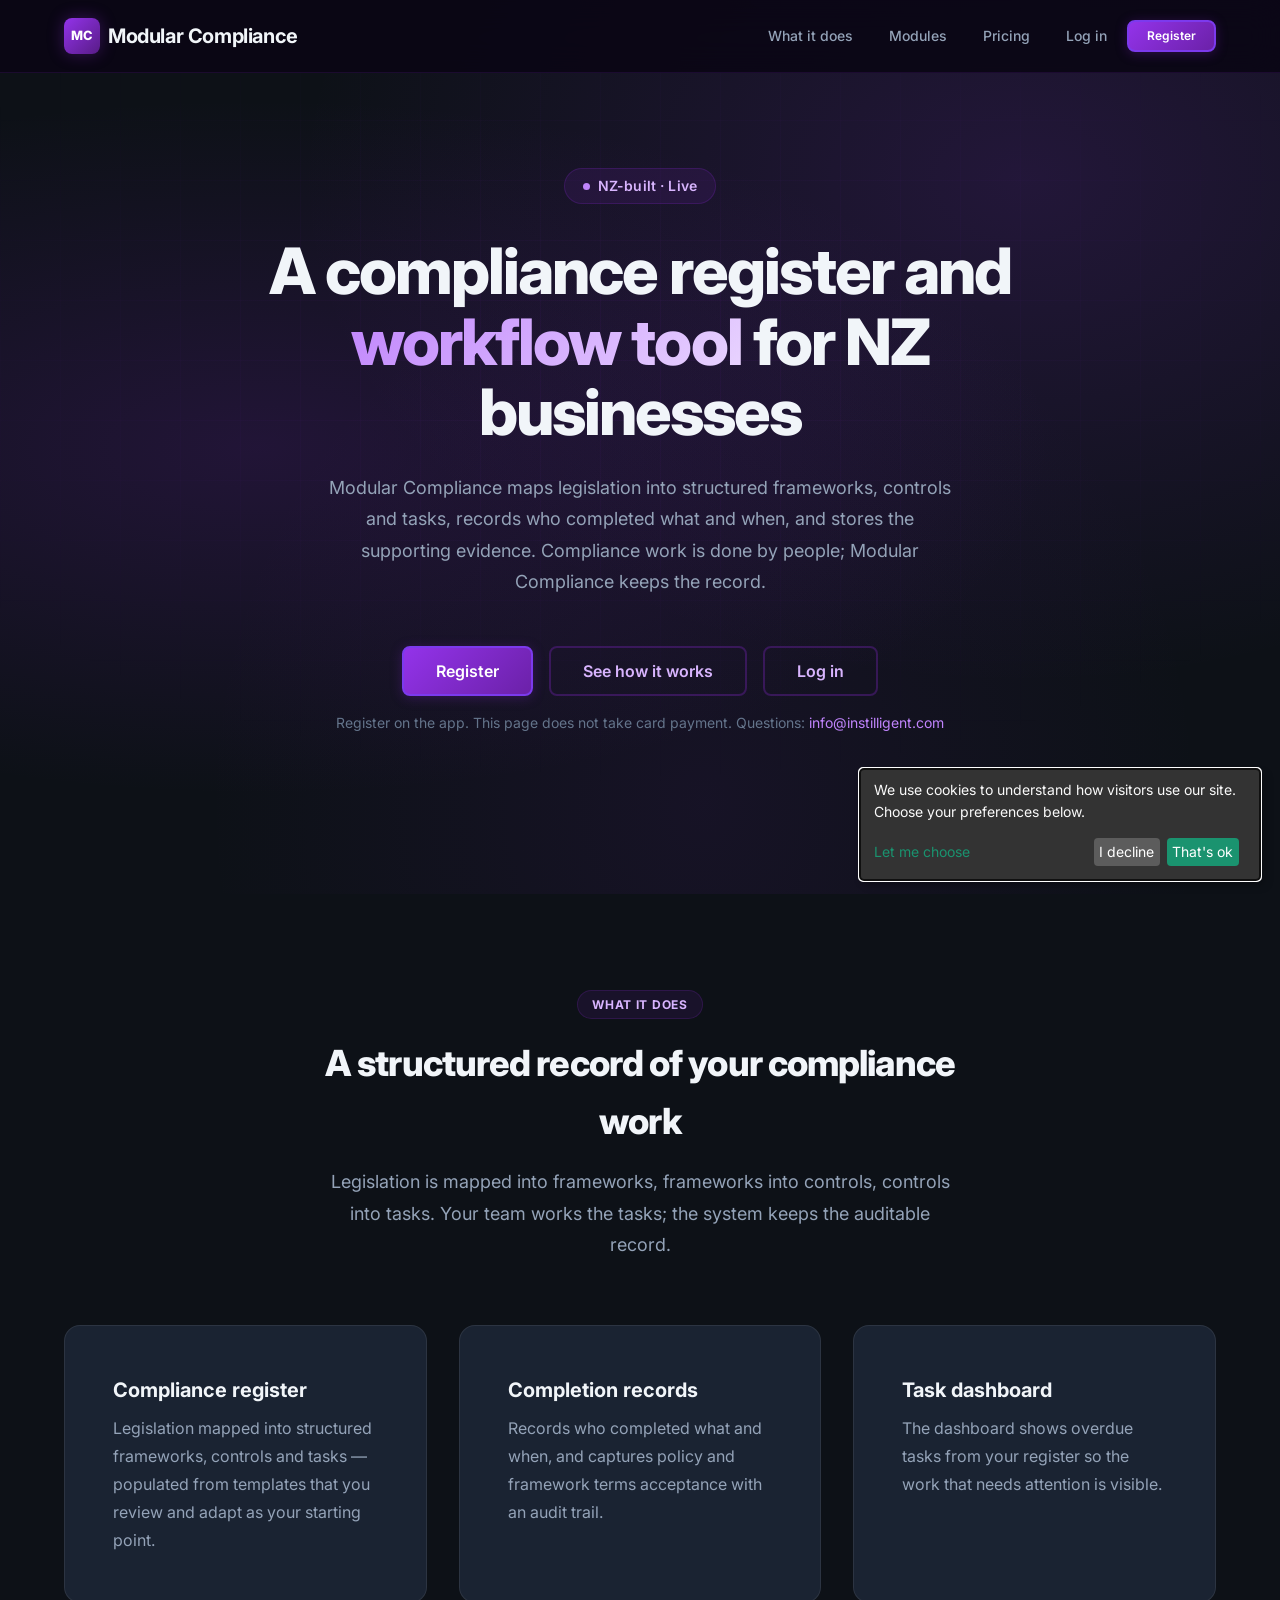
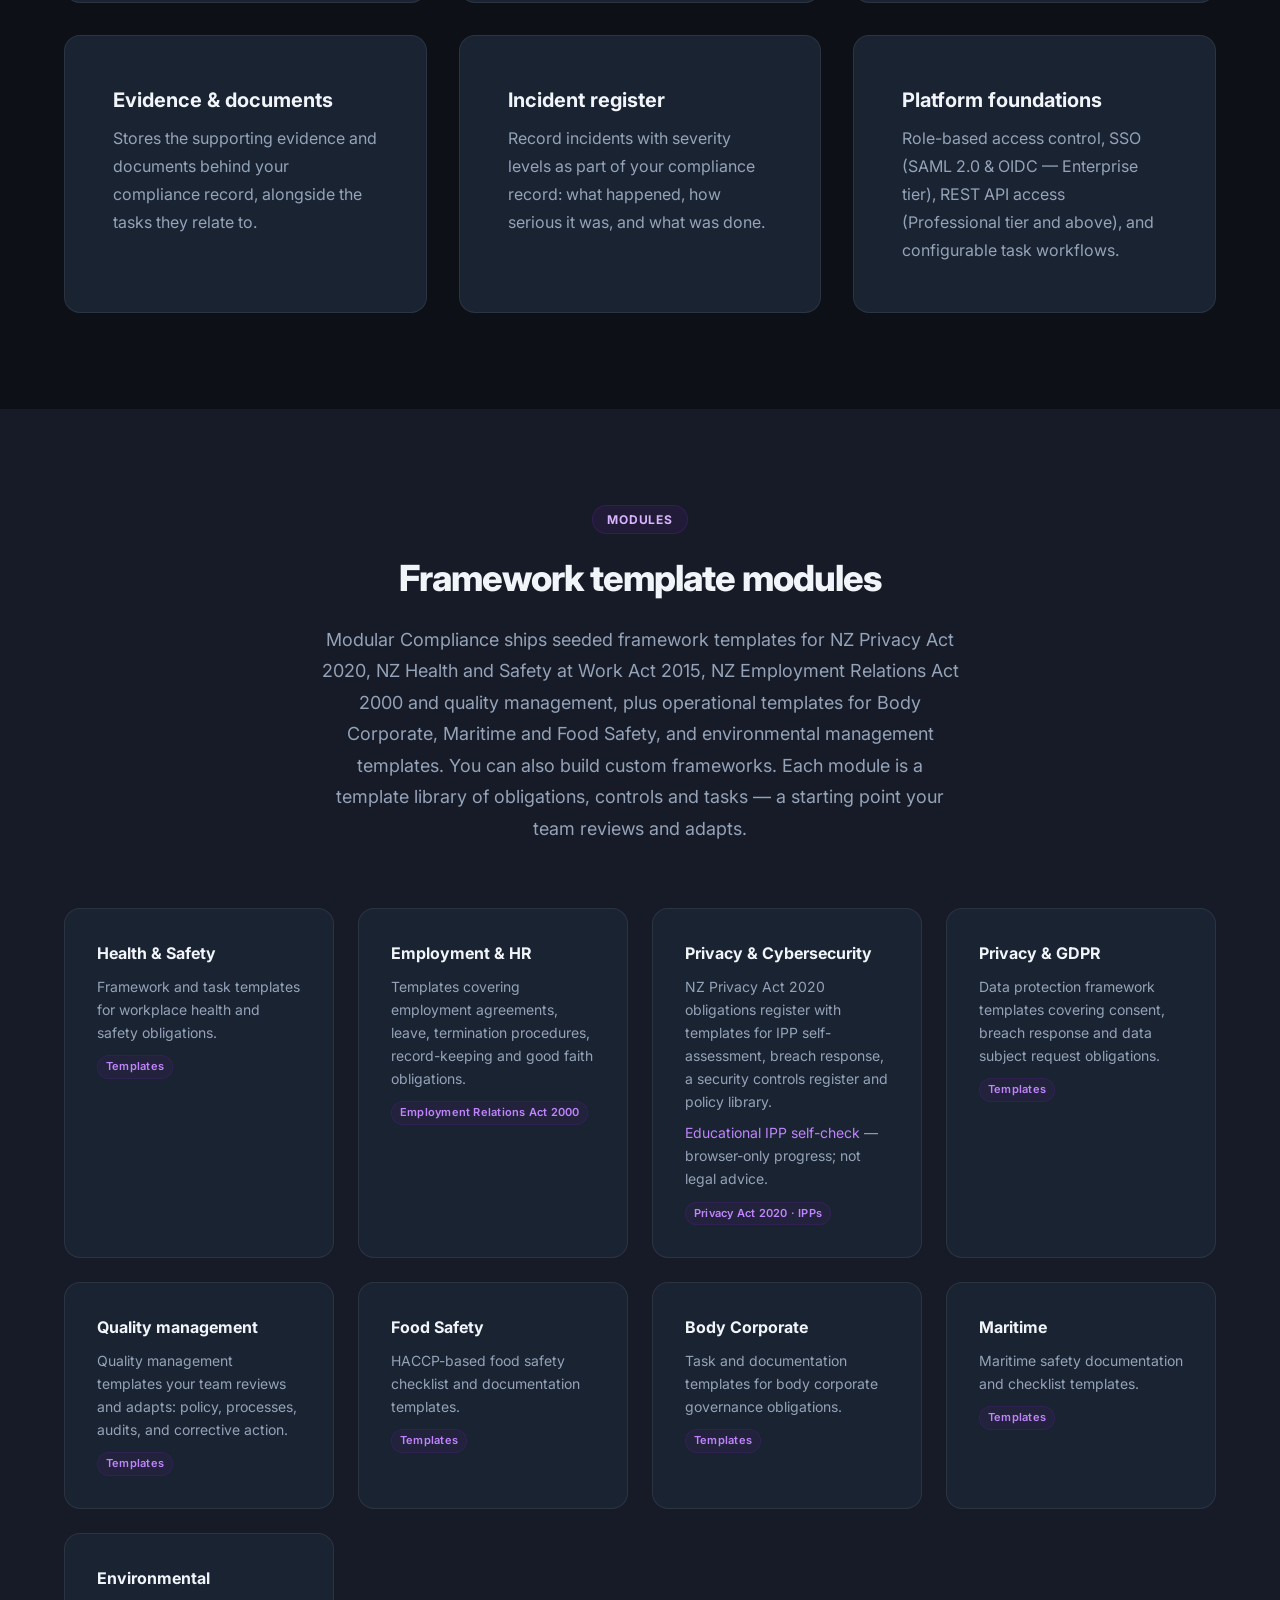
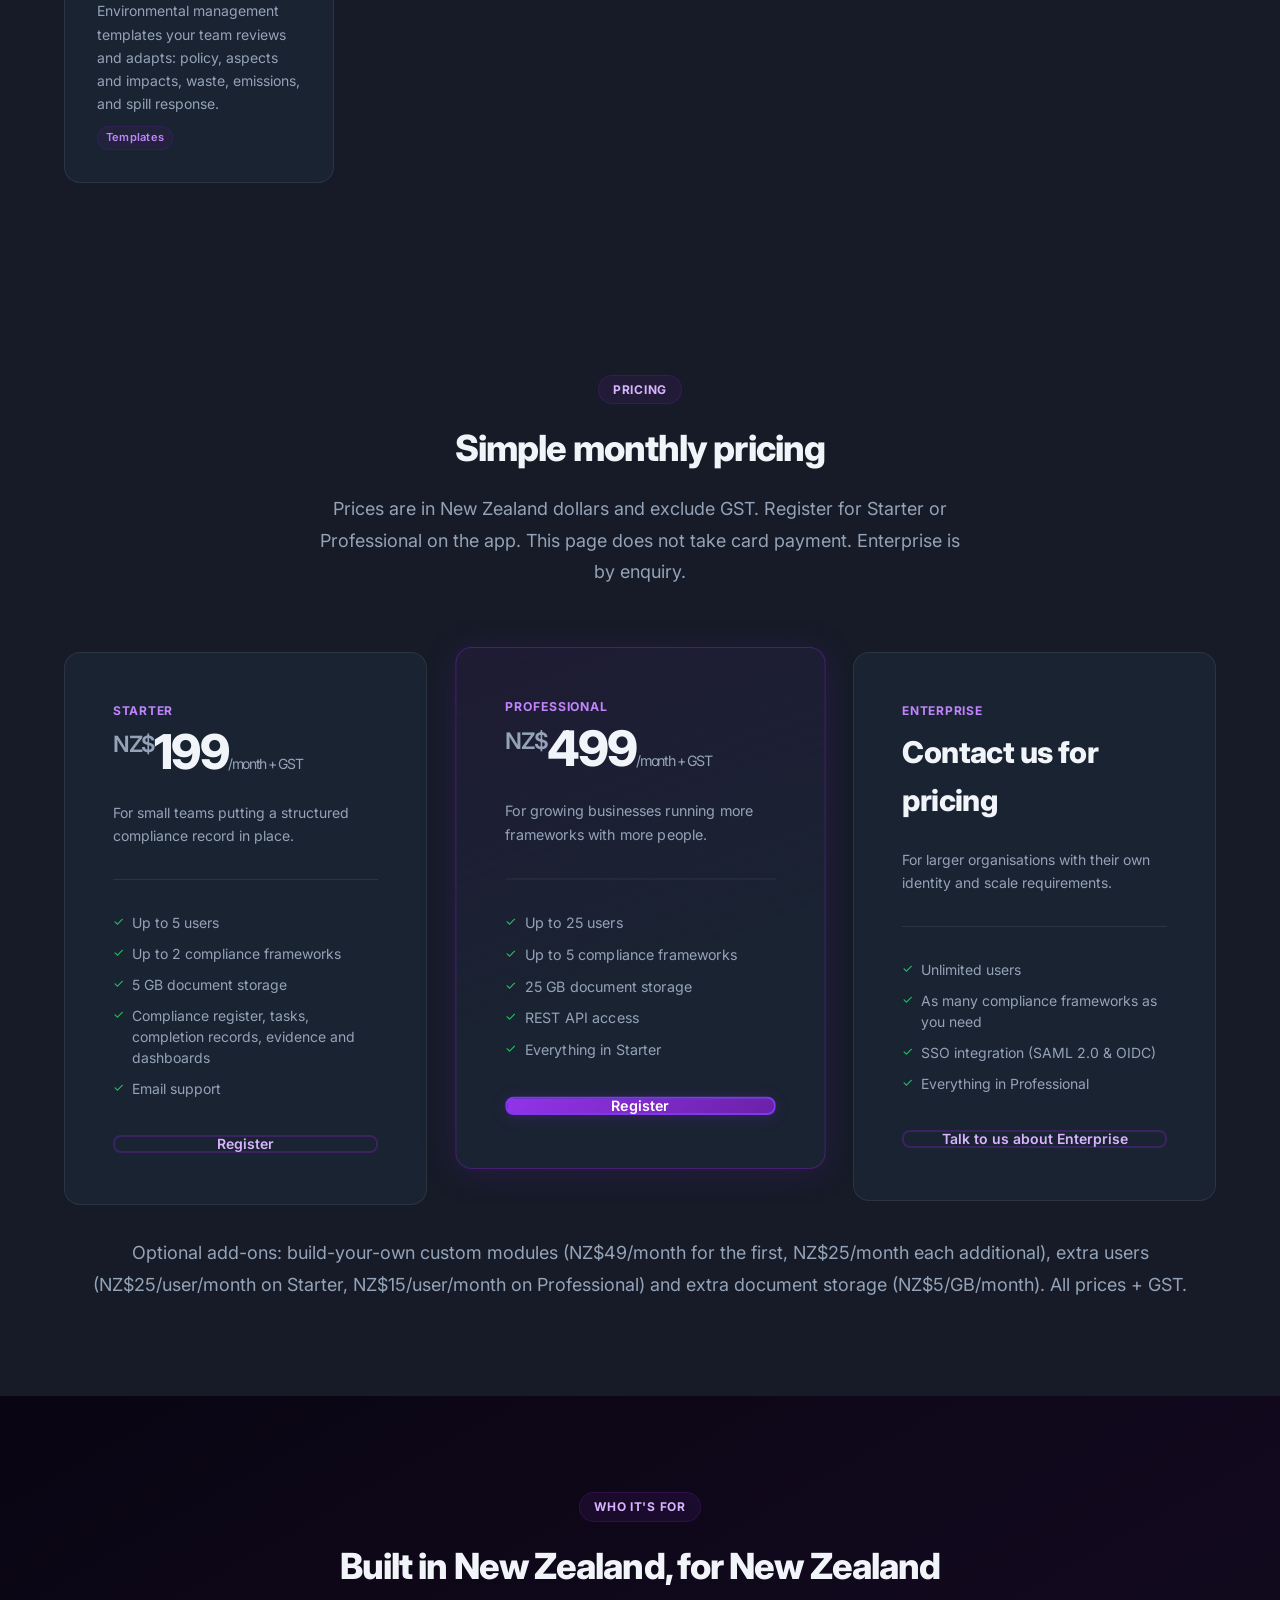
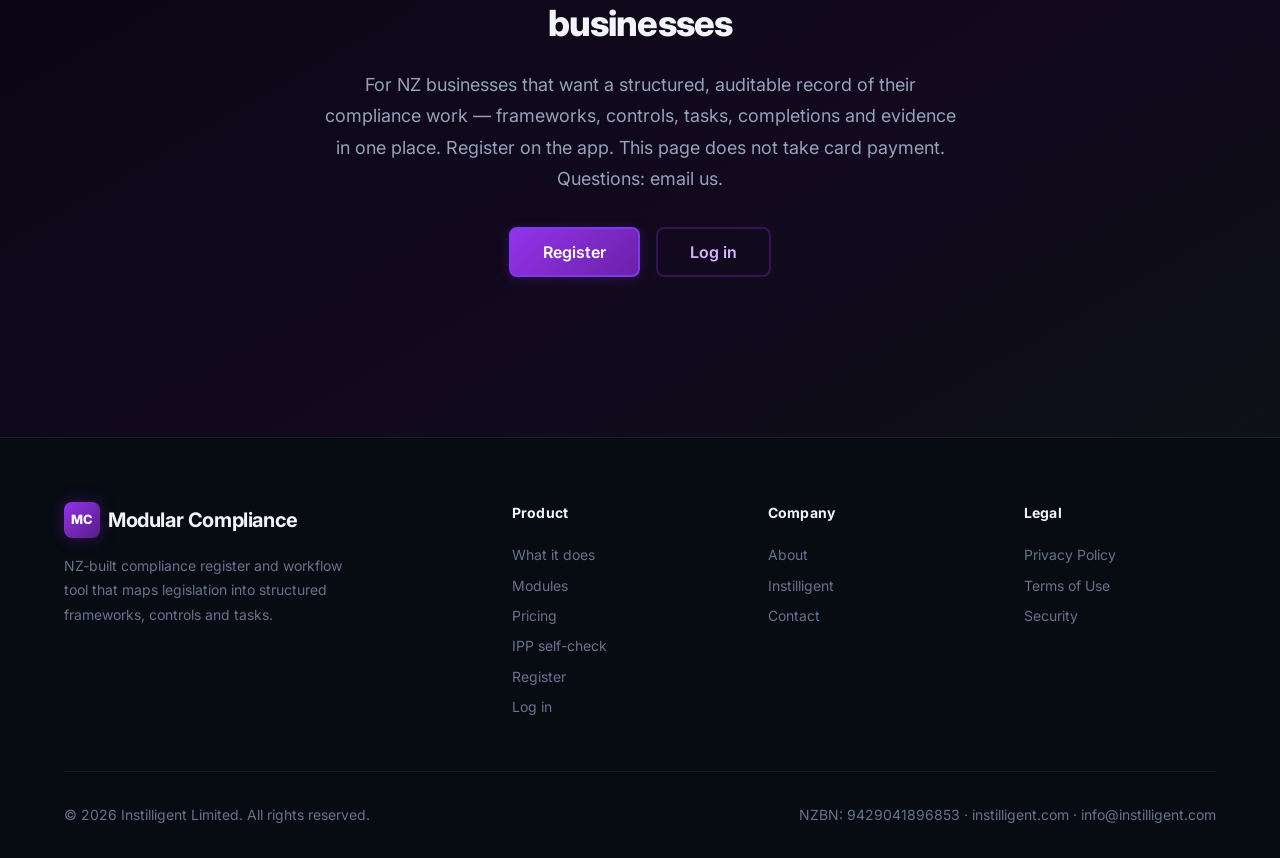
<file: index.html>
<!DOCTYPE html>
<html lang="en">
<head>
    <meta charset="UTF-8">
    <meta name="viewport" content="width=device-width, initial-scale=1.0">

    <!-- Analytics + consent: GA4 G-NQZ08PD0MJ via consent-gated gtag (Klaro + Consent Mode v2, default denied) in /js/analytics.js. -->
    <link rel="stylesheet" href="/js/klaro.min.css">
    <script src="/js/analytics.js"></script>
    <script defer src="/js/klaro-no-css.js"></script>

    <title>Modular Compliance — NZ compliance register and workflow tool</title>
    <meta name="description" content="Modular Compliance, by Instilligent Limited. NZ-built compliance register and workflow tool that maps legislation into structured frameworks, controls and tasks. People do the compliance work; the tool keeps the record.">
    <meta property="og:title" content="Modular Compliance — NZ compliance register and workflow tool">
    <meta property="og:description" content="NZ-built compliance register and workflow tool that maps legislation into structured frameworks, controls and tasks. People do the compliance work; the tool keeps the record.">
    <meta property="og:type" content="website">
    <meta property="og:url" content="https://modularcompliance.com/">
    <meta property="og:site_name" content="Modular Compliance">
    <meta property="og:image" content="https://modularcompliance.com/images/og-image.png">
    <meta property="og:image:width" content="1200">
    <meta property="og:image:height" content="630">
    <link rel="canonical" href="https://modularcompliance.com/">
    <link rel="icon" type="image/svg+xml" href="/images/favicon.svg">
    <link rel="preconnect" href="https://fonts.googleapis.com">
    <link rel="preconnect" href="https://fonts.gstatic.com" crossorigin>
    <link href="https://fonts.googleapis.com/css2?family=Inter:wght@400;500;600;700;800&display=swap" rel="stylesheet">
    <link rel="stylesheet" href="/css/style.css">
    <link rel="describedby" href="/llms.txt">

    <!-- Structured Data: Organization + SoftwareApplication. No FAQ schema (no visible FAQ). No aggregateRating. Offers omitted so price copy stays only in #pricing (NZ$199 / NZ$499 + GST). -->
    <script type="application/ld+json">
    {
      "@context": "https://schema.org",
      "@type": "Organization",
      "name": "Modular Compliance",
      "legalName": "Instilligent Limited",
      "url": "https://modularcompliance.com",
      "logo": "https://modularcompliance.com/images/favicon.svg",
      "description": "NZ-built compliance register and workflow tool that maps legislation into structured frameworks, controls and tasks. Day-to-day compliance work is done by people; the tool keeps the record.",
      "email": "info@instilligent.com",
      "sameAs": ["https://instilligent.com"],
      "areaServed": { "@type": "Country", "name": "New Zealand" },
      "identifier": { "@type": "PropertyValue", "name": "NZBN", "value": "9429041896853" }
    }
    </script>
    <script type="application/ld+json">
    {
      "@context": "https://schema.org",
      "@type": "SoftwareApplication",
      "name": "Modular Compliance",
      "alternateName": "Modular Compliance by Instilligent",
      "url": "https://modularcompliance.com",
      "applicationCategory": "BusinessApplication",
      "operatingSystem": "Web",
      "description": "NZ-built compliance register and workflow tool that maps legislation into structured frameworks, controls and tasks. Day-to-day compliance work is done by people; the tool keeps the record.",
      "provider": {
        "@type": "Organization",
        "name": "Instilligent Limited",
        "url": "https://instilligent.com",
        "identifier": { "@type": "PropertyValue", "name": "NZBN", "value": "9429041896853" }
      },
      "isAccessibleForFree": false,
      "areaServed": { "@type": "Country", "name": "New Zealand" }
    }
    </script>
    <script type="application/ld+json">
    {
      "@context": "https://schema.org",
      "@type": "WebSite",
      "name": "Modular Compliance",
      "url": "https://modularcompliance.com"
    }
    </script>
</head>
<body>

<!-- ── Navigation ────────────────────────────────────────── -->
<nav class="nav" id="navbar">
    <div class="container nav-container">
        <a href="/" class="nav-logo">
            <span class="logo-icon">MC</span>
            <span class="logo-text">Modular Compliance</span>
        </a>
        <button class="nav-toggle" id="navToggle" aria-label="Toggle navigation" aria-expanded="false">
            <span></span><span></span><span></span>
        </button>
        <div class="nav-links" id="navLinks">
            <a href="#what-it-does" class="nav-link">What it does</a>
            <a href="#modules" class="nav-link">Modules</a>
            <a href="#pricing" class="nav-link">Pricing</a>
            <a href="https://app.modularcompliance.com/login" class="nav-link" data-cf-event="cta_click" data-cf-cta="nav_login">Log in</a>
            <a href="https://app.modularcompliance.com/register" class="btn btn-primary btn-sm" data-cf-event="cta_click" data-cf-cta="nav_register">Register</a>
        </div>
    </div>
</nav>

<!-- ── Hero ──────────────────────────────────────────────── -->
<section class="hero">
    <div class="hero-bg"></div>
    <div class="container">
        <div class="hero-content">
            <div class="hero-badge">
                <span class="badge-dot"></span>
                NZ-built &middot; Live
            </div>
            <h1 class="hero-title">
                A compliance register and<br>
                <span class="text-gradient">workflow tool</span> for NZ businesses
            </h1>
            <p class="hero-subtitle">
                Modular Compliance maps legislation into structured frameworks, controls and tasks,
                records who completed what and when, and stores the supporting evidence.
                Compliance work is done by people; Modular Compliance keeps the record.
            </p>
            <div class="hero-actions">
                <a href="https://app.modularcompliance.com/register" class="btn btn-primary btn-lg" data-cf-event="cta_click" data-cf-cta="hero_register">Register</a>
                <a href="#what-it-does" class="btn btn-outline btn-lg" data-cf-event="cta_click" data-cf-cta="hero_how_it_works">See how it works</a>
                <a href="https://app.modularcompliance.com/login" class="btn btn-outline btn-lg" data-cf-event="cta_click" data-cf-cta="hero_login">Log in</a>
            </div>
            <p class="hero-note">Register on the app. This page does not take card payment. Questions: <a href="mailto:info@instilligent.com?subject=Modular%20Compliance" data-cf-event="cta_click" data-cf-cta="hero_note_email">info@instilligent.com</a></p>
        </div>
    </div>
</section>

<!-- ── What it does ──────────────────────────────────────── -->
<section class="section" id="what-it-does">
    <div class="container">
        <div class="section-header">
            <span class="section-tag">What it does</span>
            <h2 class="section-title">A structured record of your compliance work</h2>
            <p class="section-subtitle">
                Legislation is mapped into frameworks, frameworks into controls, controls into tasks.
                Your team works the tasks; the system keeps the auditable record.
            </p>
        </div>
        <div class="card-grid">
            <div class="card card-hover">
                <h3 class="card-title">Compliance register</h3>
                <p class="card-text">
                    Legislation mapped into structured frameworks, controls and tasks —
                    populated from templates that you review and adapt as your starting point.
                </p>
            </div>
            <div class="card card-hover">
                <h3 class="card-title">Completion records</h3>
                <p class="card-text">
                    Records who completed what and when, and captures policy and framework
                    terms acceptance with an audit trail.
                </p>
            </div>
            <div class="card card-hover">
                <h3 class="card-title">Task dashboard</h3>
                <p class="card-text">
                    The dashboard shows overdue tasks from your register so the work that
                    needs attention is visible.
                </p>
            </div>
            <div class="card card-hover">
                <h3 class="card-title">Evidence &amp; documents</h3>
                <p class="card-text">
                    Stores the supporting evidence and documents behind your compliance
                    record, alongside the tasks they relate to.
                </p>
            </div>
            <div class="card card-hover">
                <h3 class="card-title">Incident register</h3>
                <p class="card-text">
                    Record incidents with severity levels as part of your compliance
                    record: what happened, how serious it was, and what was done.
                </p>
            </div>
            <div class="card card-hover">
                <h3 class="card-title">Platform foundations</h3>
                <p class="card-text">
                    Role-based access control, SSO (SAML 2.0 &amp; OIDC — Enterprise tier),
                    REST API access (Professional tier and above), and configurable task
                    workflows.
                </p>
            </div>
        </div>
    </div>
</section>

<!-- ── Modules ───────────────────────────────────────────── -->
<section class="section section-alt" id="modules">
    <div class="container">
        <div class="section-header">
            <span class="section-tag">Modules</span>
            <h2 class="section-title">Framework template modules</h2>
            <p class="section-subtitle">
                Modular Compliance ships seeded framework templates for NZ Privacy Act 2020,
                NZ Health and Safety at Work Act 2015, NZ Employment Relations Act 2000 and
                quality management, plus operational templates for Body Corporate,
                Maritime and Food Safety, and environmental management templates. You can also build custom
                frameworks. Each module is a template library of obligations, controls and
                tasks — a starting point your team reviews and adapts.
            </p>
        </div>
        <div class="module-grid">
            <div class="module-card">
                <h3>Health &amp; Safety</h3>
                <p>Framework and task templates for workplace health and safety obligations.</p>
                <span class="module-tag">Templates</span>
            </div>
            <div class="module-card">
                <h3>Employment &amp; HR</h3>
                <p>Templates covering employment agreements, leave, termination procedures, record-keeping and good faith obligations.</p>
                <span class="module-tag">Employment Relations Act 2000</span>
            </div>
            <div class="module-card">
                <h3>Privacy &amp; Cybersecurity</h3>
                <p>NZ Privacy Act 2020 obligations register with templates for IPP self-assessment, breach response, a security controls register and policy library.</p>
                <p><a href="/privacy-ipp-checklist">Educational IPP self-check</a> — browser-only progress; not legal advice.</p>
                <span class="module-tag">Privacy Act 2020 &middot; IPPs</span>
            </div>
            <div class="module-card">
                <h3>Privacy &amp; GDPR</h3>
                <p>Data protection framework templates covering consent, breach response and data subject request obligations.</p>
                <span class="module-tag">Templates</span>
            </div>
            <div class="module-card">
                <h3>Quality management</h3>
                <p>Quality management templates your team reviews and adapts: policy, processes, audits, and corrective action.</p>
                <span class="module-tag">Templates</span>
            </div>
            <div class="module-card">
                <h3>Food Safety</h3>
                <p>HACCP-based food safety checklist and documentation templates.</p>
                <span class="module-tag">Templates</span>
            </div>
            <div class="module-card">
                <h3>Body Corporate</h3>
                <p>Task and documentation templates for body corporate governance obligations.</p>
                <span class="module-tag">Templates</span>
            </div>
            <div class="module-card">
                <h3>Maritime</h3>
                <p>Maritime safety documentation and checklist templates.</p>
                <span class="module-tag">Templates</span>
            </div>
            <div class="module-card">
                <h3>Environmental</h3>
                <p>Environmental management templates your team reviews and adapts: policy, aspects and impacts, waste, emissions, and spill response.</p>
                <span class="module-tag">Templates</span>
            </div>
        </div>
    </div>
</section>

<!-- ── Pricing ───────────────────────────────────────────── -->
<section class="section section-alt" id="pricing">
    <div class="container">
        <div class="section-header">
            <span class="section-tag">Pricing</span>
            <h2 class="section-title">Simple monthly pricing</h2>
            <p class="section-subtitle">
                Prices are in New Zealand dollars and exclude GST. Register for Starter or
                Professional on the app. This page does not take card payment. Enterprise is by enquiry.
            </p>
        </div>
        <div class="pricing-grid">
            <div class="pricing-card">
                <div class="pricing-tier">Starter</div>
                <div class="pricing-price">
                    <span class="pricing-amount"><span class="currency">NZ$</span>199<span class="period">/month + GST</span></span>
                </div>
                <p class="pricing-desc">
                    For small teams putting a structured compliance record in place.
                </p>
                <ul class="pricing-features">
                    <li><span class="check">✓</span>Up to 5 users</li>
                    <li><span class="check">✓</span>Up to 2 compliance frameworks</li>
                    <li><span class="check">✓</span>5&nbsp;GB document storage</li>
                    <li><span class="check">✓</span>Compliance register, tasks, completion records, evidence and dashboards</li>
                    <li><span class="check">✓</span>Email support</li>
                </ul>
                <a href="https://app.modularcompliance.com/register?plan=starter" class="btn btn-outline btn-full" data-cf-event="cta_click" data-cf-cta="pricing_starter">Register</a>
            </div>
            <div class="pricing-card featured">
                <div class="pricing-tier">Professional</div>
                <div class="pricing-price">
                    <span class="pricing-amount"><span class="currency">NZ$</span>499<span class="period">/month + GST</span></span>
                </div>
                <p class="pricing-desc">
                    For growing businesses running more frameworks with more people.
                </p>
                <ul class="pricing-features">
                    <li><span class="check">✓</span>Up to 25 users</li>
                    <li><span class="check">✓</span>Up to 5 compliance frameworks</li>
                    <li><span class="check">✓</span>25&nbsp;GB document storage</li>
                    <li><span class="check">✓</span>REST API access</li>
                    <li><span class="check">✓</span>Everything in Starter</li>
                </ul>
                <a href="https://app.modularcompliance.com/register?plan=professional" class="btn btn-primary btn-full" data-cf-event="cta_click" data-cf-cta="pricing_professional">Register</a>
            </div>
            <div class="pricing-card enterprise">
                <div class="pricing-tier">Enterprise</div>
                <div class="pricing-price">
                    <span class="pricing-custom">Contact us for pricing</span>
                </div>
                <p class="pricing-desc">
                    For larger organisations with their own identity and scale requirements.
                </p>
                <ul class="pricing-features">
                    <li><span class="check">✓</span>Unlimited users</li>
                    <li><span class="check">✓</span>As many compliance frameworks as you need</li>
                    <li><span class="check">✓</span>SSO integration (SAML 2.0 &amp; OIDC)</li>
                    <li><span class="check">✓</span>Everything in Professional</li>
                </ul>
                <a href="mailto:info@instilligent.com?subject=Modular%20Compliance%20enquiry%20%E2%80%94%20Enterprise" class="btn btn-outline btn-full" data-cf-event="cta_click" data-cf-cta="pricing_enterprise">Talk to us about Enterprise</a>
            </div>
        </div>
        <p class="section-subtitle" style="margin-top: 2rem; text-align: center;">
            Optional add-ons: build-your-own custom modules (NZ$49/month for the first,
            NZ$25/month each additional), extra users (NZ$25/user/month on Starter,
            NZ$15/user/month on Professional) and extra document storage (NZ$5/GB/month).
            All prices + GST.
        </p>
    </div>
</section>

<!-- ── Who it's for + CTA ────────────────────────────────── -->
<section class="section section-dark" id="contact">
    <div class="container">
        <div class="section-header">
            <span class="section-tag">Who it's for</span>
            <h2 class="section-title">Built in New Zealand, for New Zealand businesses</h2>
            <p class="section-subtitle">
                For NZ businesses that want a structured, auditable record of their compliance
                work — frameworks, controls, tasks, completions and evidence in one place.
                Register on the app. This page does not take card payment. Questions: email us.
            </p>
            <div class="hero-actions" style="justify-content: center; margin-top: 2rem;">
                <a href="https://app.modularcompliance.com/register" class="btn btn-primary btn-lg" data-cf-event="cta_click" data-cf-cta="footer_register">Register</a>
                <a href="https://app.modularcompliance.com/login" class="btn btn-outline btn-lg" data-cf-event="cta_click" data-cf-cta="footer_login">Log in</a>
            </div>
        </div>
    </div>
</section>

<!-- ── Footer ────────────────────────────────────────────── -->
<footer class="footer">
    <div class="container">
        <div class="footer-grid">
            <div class="footer-brand">
                <a href="/" class="nav-logo">
                    <span class="logo-icon">MC</span>
                    <span class="logo-text">Modular Compliance</span>
                </a>
                <p class="footer-brand-desc">
                    NZ-built compliance register and workflow tool that maps legislation
                    into structured frameworks, controls and tasks.
                </p>
            </div>
            <div class="footer-links">
                <h4>Product</h4>
                <a href="#what-it-does">What it does</a>
                <a href="#modules">Modules</a>
                <a href="#pricing">Pricing</a>
                <a href="/privacy-ipp-checklist">IPP self-check</a>
                <a href="https://app.modularcompliance.com/register" data-cf-event="cta_click" data-cf-cta="footer_links_register">Register</a>
                <a href="https://app.modularcompliance.com/login" data-cf-event="cta_click" data-cf-cta="footer_links_login">Log in</a>
            </div>
            <div class="footer-links">
                <h4>Company</h4>
                <a href="/about">About</a>
                <a href="https://instilligent.com" target="_blank" rel="noopener noreferrer">Instilligent</a>
                <a href="/contact">Contact</a>
            </div>
            <div class="footer-links">
                <h4>Legal</h4>
                <a href="/privacy">Privacy Policy</a>
                <a href="/terms">Terms of Use</a>
                <a href="/security">Security</a>
            </div>
        </div>
        <div class="footer-bottom">
            <p>&copy; 2026 Instilligent Limited. All rights reserved.</p>
            <p>NZBN: 9429041896853 &middot; <a href="https://instilligent.com" target="_blank" rel="noopener noreferrer">instilligent.com</a> &middot; <a href="mailto:info@instilligent.com">info@instilligent.com</a></p>
        </div>
    </div>
</footer>

<script src="/js/main.js"></script>
</body>
</html>
</file>
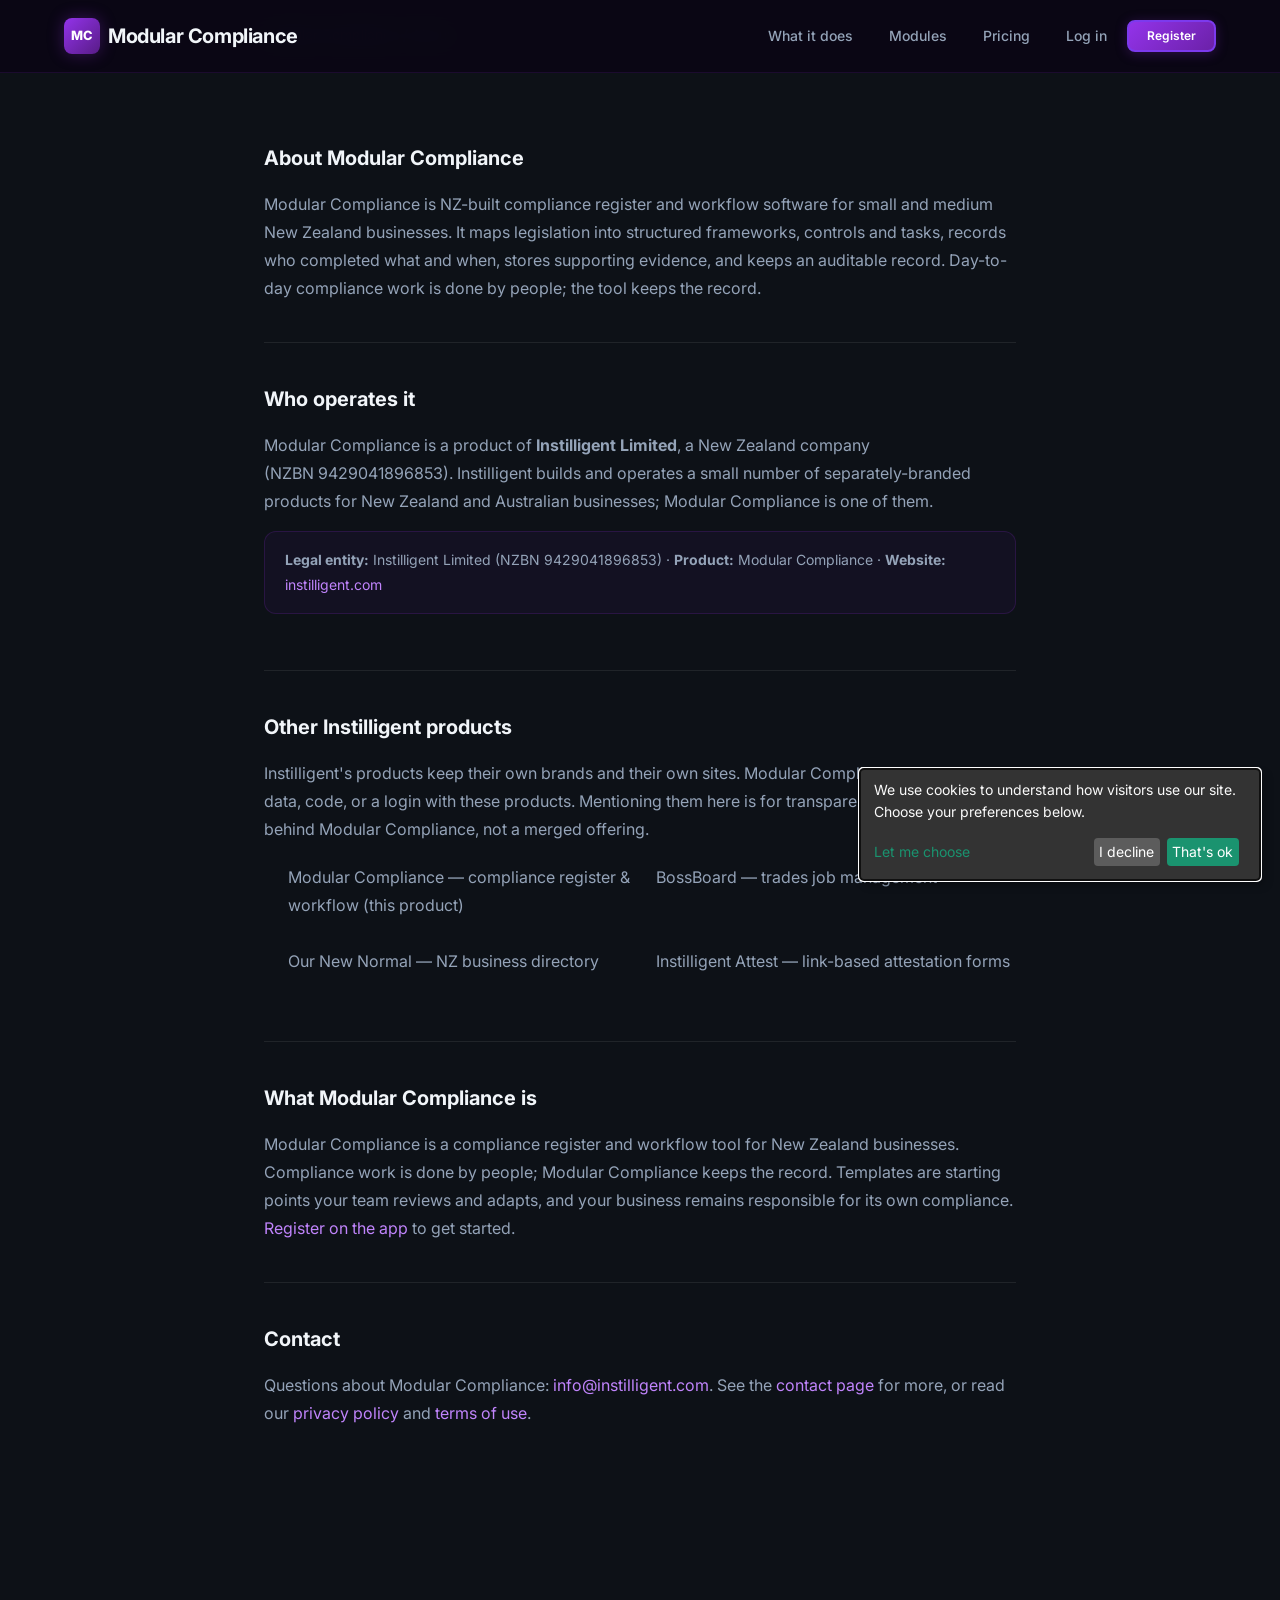
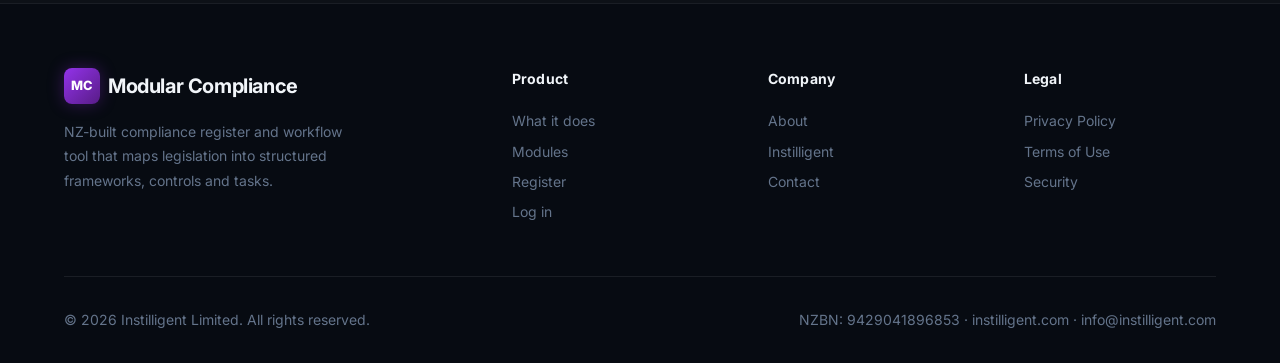
<file: pages/about.html>
<!DOCTYPE html>
<html lang="en">
<head>
    <meta charset="UTF-8">
    <meta name="viewport" content="width=device-width, initial-scale=1.0">

    <!-- Analytics + consent: GA4 G-NQZ08PD0MJ via consent-gated gtag (Klaro + Consent Mode v2, default denied) in /js/analytics.js. -->
    <link rel="stylesheet" href="/js/klaro.min.css">
    <script src="/js/analytics.js"></script>
    <script defer src="/js/klaro-no-css.js"></script>

    <title>About — Modular Compliance | Instilligent Limited</title>
    <meta name="description" content="Modular Compliance is NZ-built compliance register and workflow software, operated by Instilligent Limited (NZBN 9429041896853). Who makes it, and what it is.">
    <meta property="og:title" content="About — Modular Compliance">
    <meta property="og:description" content="Modular Compliance is NZ-built compliance register and workflow software, operated by Instilligent Limited (NZBN 9429041896853).">
    <meta property="og:type" content="website">
    <meta property="og:url" content="https://modularcompliance.com/about">
    <meta property="og:site_name" content="Modular Compliance">
    <meta property="og:image" content="https://modularcompliance.com/images/og-image.png">
    <meta property="og:image:width" content="1200">
    <meta property="og:image:height" content="630">
    <link rel="canonical" href="https://modularcompliance.com/about">
    <link rel="alternate" type="text/markdown" href="/about.md">
    <link rel="icon" type="image/svg+xml" href="/images/favicon.svg">
    <link rel="preconnect" href="https://fonts.googleapis.com">
    <link rel="preconnect" href="https://fonts.gstatic.com" crossorigin>
    <link href="https://fonts.googleapis.com/css2?family=Inter:wght@400;500;600;700;800&display=swap" rel="stylesheet">
    <link rel="stylesheet" href="/css/style.css">

    <!-- Structured data: reuses the same Organization facts as index.html + llms.txt. BreadcrumbList only (visible breadcrumb on this page). -->
    <script type="application/ld+json">
    {
      "@context": "https://schema.org",
      "@type": "BreadcrumbList",
      "itemListElement": [
        { "@type": "ListItem", "position": 1, "name": "Modular Compliance", "item": "https://modularcompliance.com/" },
        { "@type": "ListItem", "position": 2, "name": "About", "item": "https://modularcompliance.com/about" }
      ]
    }
    </script>
    <style>
        .policy-body { max-width: 800px; margin: 0 auto; padding: 0 var(--sp-lg); }
        .policy-section { margin-bottom: 2.5rem; padding-bottom: 2.5rem; border-bottom: 1px solid var(--border); }
        .policy-section:last-child { border-bottom: none; }
        .policy-section h2 { font-size: var(--text-xl); font-weight: 700; color: var(--text); margin-bottom: 1rem; }
        .policy-section h3 { font-size: var(--text-base); font-weight: 600; color: var(--text); margin: 1.25rem 0 0.5rem; }
        .policy-section p { color: var(--text-muted); line-height: 1.75; margin-bottom: 0.85rem; }
        .policy-section p:last-child { margin-bottom: 0; }
        .policy-section ul { color: var(--text-muted); line-height: 1.75; padding-left: 1.5rem; margin-bottom: 0.85rem; }
        .policy-section li { margin-bottom: 0.4rem; }
        .policy-section a { color: var(--purple-400); }
        .policy-section a:hover { color: var(--purple-300); }
        .info-box { padding: 1rem 1.25rem; background: rgba(107,33,168,0.08); border: 1px solid rgba(107,33,168,0.25); border-radius: var(--r-lg); margin: 1rem 0; }
        .info-box p { margin-bottom: 0; color: var(--text-muted); font-size: var(--text-sm); }
        .breadcrumb { font-size: var(--text-sm); color: var(--text-dim); margin: 1.5rem auto 0; max-width: 800px; padding: 0 var(--sp-lg); }
        .breadcrumb a { color: var(--text-dim); }
        .breadcrumb a:hover { color: var(--purple-400); }
        .sibling-list { display: grid; grid-template-columns: 1fr 1fr; gap: 0.5rem; margin-top: 0.5rem; }
        @media (max-width: 600px) { .sibling-list { grid-template-columns: 1fr; } }
        .sibling-list li { list-style: none; padding: 0.4rem 0; }
    </style>
</head>
<body>

<!-- Navigation -->
<nav class="nav" id="navbar">
    <div class="container nav-container">
        <a href="/" class="nav-logo">
            <span class="logo-icon">MC</span>
            <span class="logo-text">Modular Compliance</span>
        </a>
        <button class="nav-toggle" id="navToggle" aria-label="Toggle navigation" aria-expanded="false">
            <span></span><span></span><span></span>
        </button>
        <div class="nav-links" id="navLinks">
            <a href="/#what-it-does" class="nav-link">What it does</a>
            <a href="/#modules" class="nav-link">Modules</a>
            <a href="/#pricing" class="nav-link">Pricing</a>
            <a href="https://app.modularcompliance.com/login" class="nav-link" data-cf-event="cta_click" data-cf-cta="nav_login">Log in</a>
            <a href="https://app.modularcompliance.com/register" class="btn btn-primary btn-sm" data-cf-event="cta_click" data-cf-cta="nav_register">Register</a>
        </div>
    </div>
</nav>

<nav class="breadcrumb" aria-label="Breadcrumb">
    <a href="/">Modular Compliance</a> / About
</nav>

<!-- Page content -->
<div class="section">
    <div class="policy-body">

        <div class="policy-section">
            <h2>About Modular Compliance</h2>
            <p>
                Modular Compliance is NZ-built compliance register and workflow software for small and
                medium New Zealand businesses. It maps legislation into structured frameworks, controls
                and tasks, records who completed what and when, stores supporting evidence, and keeps an
                auditable record. Day-to-day compliance work is done by people; the tool keeps the record.
            </p>
        </div>

        <div class="policy-section">
            <h2>Who operates it</h2>
            <p>
                Modular Compliance is a product of <strong>Instilligent Limited</strong>, a New Zealand
                company (NZBN&nbsp;9429041896853). Instilligent builds and operates a small number of
                separately-branded products for New Zealand and Australian businesses; Modular Compliance
                is one of them.
            </p>
            <div class="info-box">
                <p>
                    <strong>Legal entity:</strong> Instilligent Limited (NZBN 9429041896853) &middot;
                    <strong>Product:</strong> Modular Compliance &middot;
                    <strong>Website:</strong> <a href="https://instilligent.com" target="_blank" rel="noopener noreferrer">instilligent.com</a>
                </p>
            </div>
        </div>

        <div class="policy-section">
            <h2>Other Instilligent products</h2>
            <p>
                Instilligent's products keep their own brands and their own sites. Modular Compliance does
                not share data, code, or a login with these products. Mentioning them here is for
                transparency about who is behind Modular Compliance, not a merged offering.
            </p>
            <ul class="sibling-list">
                <li>Modular Compliance — compliance register &amp; workflow (this product)</li>
                <li>BossBoard — trades job management</li>
                <li>Our New Normal — NZ business directory</li>
                <li>Instilligent Attest — link-based attestation forms</li>
            </ul>
        </div>

        <div class="policy-section">
            <h2>What Modular Compliance is</h2>
            <p>
                Modular Compliance is a compliance register and workflow tool for New Zealand businesses.
                Compliance work is done by people; Modular Compliance keeps the record. Templates are starting points your team reviews and adapts, and your business
                remains responsible for its own compliance.
                <a href="https://app.modularcompliance.com/register">Register on the app</a> to get started.
            </p>
        </div>

        <div class="policy-section" style="border-bottom:none;">
            <h2>Contact</h2>
            <p>
                Questions about Modular Compliance: <a href="mailto:info@instilligent.com?subject=Modular%20Compliance">info@instilligent.com</a>.
                See the <a href="/contact">contact page</a> for more, or read our
                <a href="/privacy">privacy policy</a> and <a href="/terms">terms of use</a>.
            </p>
        </div>

    </div>
</div>

<!-- Footer -->
<footer class="footer">
    <div class="container">
        <div class="footer-grid">
            <div>
                <a href="/" class="nav-logo" style="text-decoration:none;">
                    <span class="logo-icon">MC</span>
                    <span class="logo-text">Modular Compliance</span>
                </a>
                <p class="footer-brand-desc">NZ-built compliance register and workflow tool that maps legislation into structured frameworks, controls and tasks.</p>
            </div>
            <div class="footer-links">
                <h4>Product</h4>
                <a href="/#what-it-does">What it does</a>
                <a href="/#modules">Modules</a>
                <a href="https://app.modularcompliance.com/register" data-cf-event="cta_click" data-cf-cta="footer_links_register">Register</a>
                <a href="https://app.modularcompliance.com/login" data-cf-event="cta_click" data-cf-cta="footer_links_login">Log in</a>
            </div>
            <div class="footer-links">
                <h4>Company</h4>
                <a href="/about">About</a>
                <a href="https://instilligent.com" target="_blank" rel="noopener noreferrer">Instilligent</a>
                <a href="/contact">Contact</a>
            </div>
            <div class="footer-links">
                <h4>Legal</h4>
                <a href="/privacy">Privacy Policy</a>
                <a href="/terms">Terms of Use</a>
                <a href="/security">Security</a>
            </div>
        </div>
        <div class="footer-bottom">
            <p>&copy; 2026 Instilligent Limited. All rights reserved.</p>
            <p>NZBN: 9429041896853 &middot; <a href="https://instilligent.com" target="_blank" rel="noopener noreferrer">instilligent.com</a> &middot; <a href="mailto:info@instilligent.com">info@instilligent.com</a></p>
        </div>
    </div>
</footer>

<script src="/js/main.js"></script>
</body>
</html>
</file>
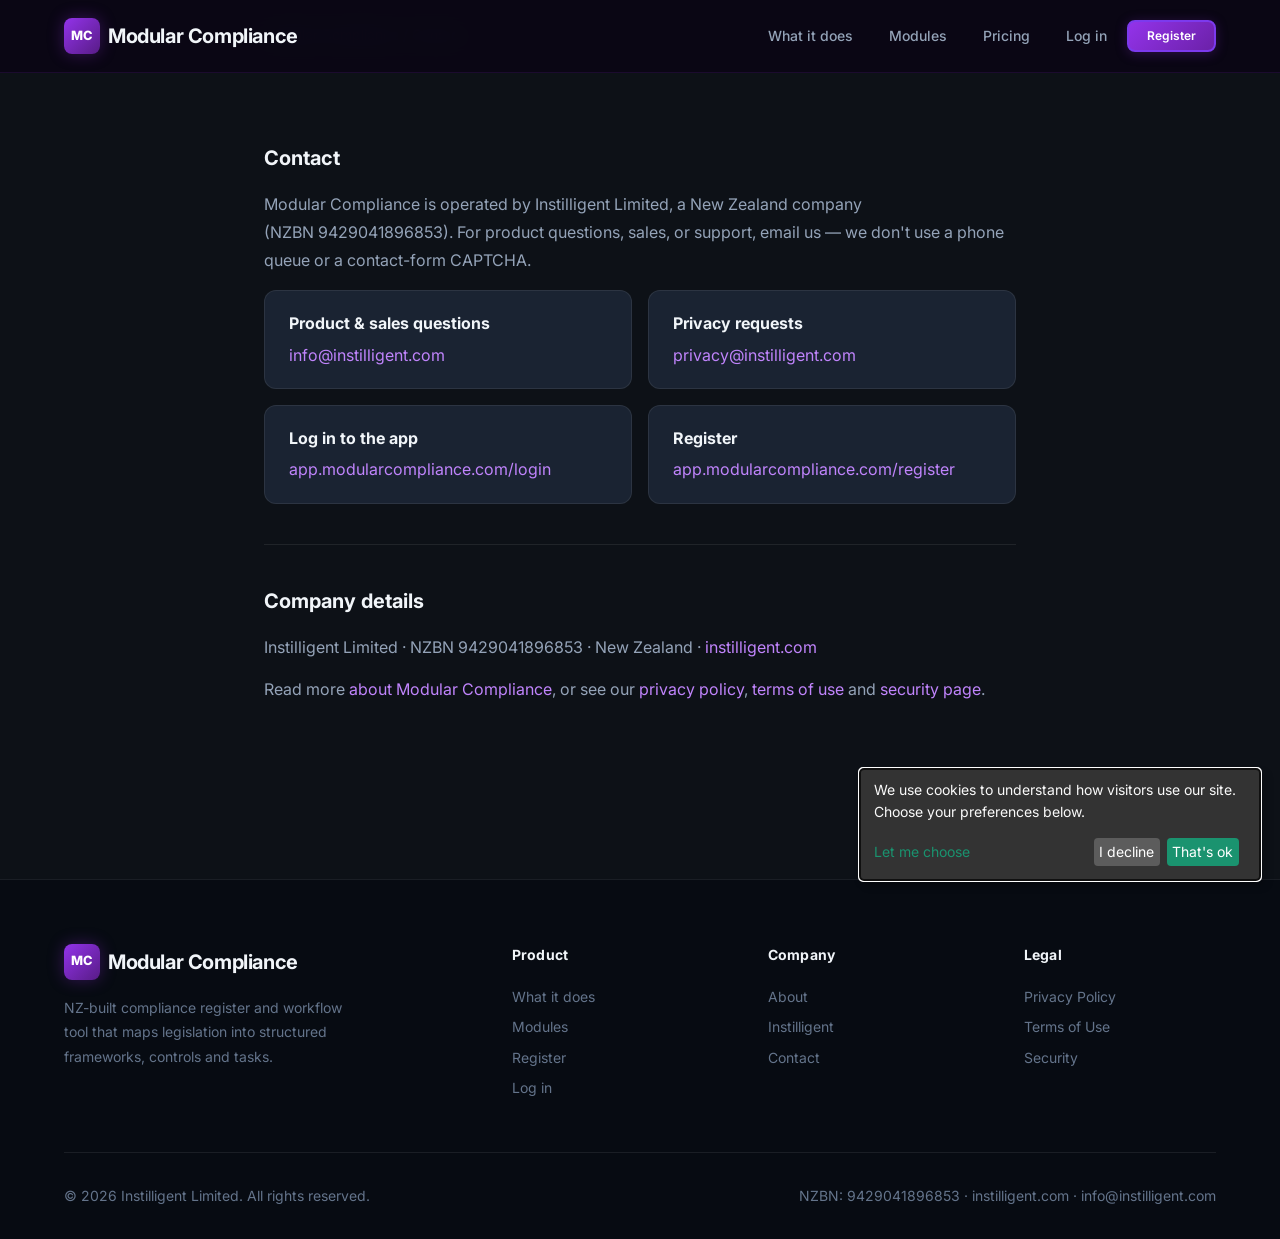
<file: pages/contact.html>
<!DOCTYPE html>
<html lang="en">
<head>
    <meta charset="UTF-8">
    <meta name="viewport" content="width=device-width, initial-scale=1.0">

    <!-- Analytics + consent: GA4 G-NQZ08PD0MJ via consent-gated gtag (Klaro + Consent Mode v2, default denied) in /js/analytics.js. -->
    <link rel="stylesheet" href="/js/klaro.min.css">
    <script src="/js/analytics.js"></script>
    <script defer src="/js/klaro-no-css.js"></script>

    <title>Contact — Modular Compliance</title>
    <meta name="description" content="Contact Modular Compliance / Instilligent Limited (NZBN 9429041896853). Email info@instilligent.com for product questions, or privacy@instilligent.com for privacy requests.">
    <meta property="og:title" content="Contact — Modular Compliance">
    <meta property="og:description" content="Contact Modular Compliance / Instilligent Limited. Email info@instilligent.com for product questions.">
    <meta property="og:type" content="website">
    <meta property="og:url" content="https://modularcompliance.com/contact">
    <meta property="og:site_name" content="Modular Compliance">
    <meta property="og:image" content="https://modularcompliance.com/images/og-image.png">
    <meta property="og:image:width" content="1200">
    <meta property="og:image:height" content="630">
    <link rel="canonical" href="https://modularcompliance.com/contact">
    <link rel="icon" type="image/svg+xml" href="/images/favicon.svg">
    <link rel="preconnect" href="https://fonts.googleapis.com">
    <link rel="preconnect" href="https://fonts.gstatic.com" crossorigin>
    <link href="https://fonts.googleapis.com/css2?family=Inter:wght@400;500;600;700;800&display=swap" rel="stylesheet">
    <link rel="stylesheet" href="/css/style.css">
    <link rel="describedby" href="/llms.txt">

    <script type="application/ld+json">
    {
      "@context": "https://schema.org",
      "@type": "BreadcrumbList",
      "itemListElement": [
        { "@type": "ListItem", "position": 1, "name": "Modular Compliance", "item": "https://modularcompliance.com/" },
        { "@type": "ListItem", "position": 2, "name": "Contact", "item": "https://modularcompliance.com/contact" }
      ]
    }
    </script>
    <style>
        .policy-body { max-width: 800px; margin: 0 auto; padding: 0 var(--sp-lg); }
        .policy-section { margin-bottom: 2.5rem; padding-bottom: 2.5rem; border-bottom: 1px solid var(--border); }
        .policy-section:last-child { border-bottom: none; }
        .policy-section h2 { font-size: var(--text-xl); font-weight: 700; color: var(--text); margin-bottom: 1rem; }
        .policy-section p { color: var(--text-muted); line-height: 1.75; margin-bottom: 0.85rem; }
        .policy-section p:last-child { margin-bottom: 0; }
        .policy-section a { color: var(--purple-400); }
        .policy-section a:hover { color: var(--purple-300); }
        .contact-grid { display: grid; grid-template-columns: 1fr 1fr; gap: 1rem; margin-top: 1rem; }
        @media (max-width: 600px) { .contact-grid { grid-template-columns: 1fr; } }
        .contact-card { padding: 1.25rem 1.5rem; background: var(--bg-card); border: 1px solid var(--border); border-radius: var(--r-lg); }
        .contact-card strong { display: block; color: var(--text); margin-bottom: 0.35rem; }
        .contact-card a { color: var(--purple-400); }
        .breadcrumb { font-size: var(--text-sm); color: var(--text-dim); margin: 1.5rem auto 0; max-width: 800px; padding: 0 var(--sp-lg); }
        .breadcrumb a { color: var(--text-dim); }
        .breadcrumb a:hover { color: var(--purple-400); }
    </style>
</head>
<body>

<nav class="nav" id="navbar">
    <div class="container nav-container">
        <a href="/" class="nav-logo">
            <span class="logo-icon">MC</span>
            <span class="logo-text">Modular Compliance</span>
        </a>
        <button class="nav-toggle" id="navToggle" aria-label="Toggle navigation" aria-expanded="false">
            <span></span><span></span><span></span>
        </button>
        <div class="nav-links" id="navLinks">
            <a href="/#what-it-does" class="nav-link">What it does</a>
            <a href="/#modules" class="nav-link">Modules</a>
            <a href="/#pricing" class="nav-link">Pricing</a>
            <a href="https://app.modularcompliance.com/login" class="nav-link" data-cf-event="cta_click" data-cf-cta="nav_login">Log in</a>
            <a href="https://app.modularcompliance.com/register" class="btn btn-primary btn-sm" data-cf-event="cta_click" data-cf-cta="nav_register">Register</a>
        </div>
    </div>
</nav>

<nav class="breadcrumb" aria-label="Breadcrumb">
    <a href="/">Modular Compliance</a> / Contact
</nav>

<div class="section">
    <div class="policy-body">

        <div class="policy-section">
            <h2>Contact</h2>
            <p>
                Modular Compliance is operated by Instilligent Limited, a New Zealand company
                (NZBN&nbsp;9429041896853). For product questions, sales, or support, email us — we
                don't use a phone queue or a contact-form CAPTCHA.
            </p>
            <div class="contact-grid">
                <div class="contact-card">
                    <strong>Product &amp; sales questions</strong>
                    <a href="mailto:info@instilligent.com?subject=Modular%20Compliance">info@instilligent.com</a>
                </div>
                <div class="contact-card">
                    <strong>Privacy requests</strong>
                    <a href="mailto:privacy@instilligent.com">privacy@instilligent.com</a>
                </div>
                <div class="contact-card">
                    <strong>Log in to the app</strong>
                    <a href="https://app.modularcompliance.com/login">app.modularcompliance.com/login</a>
                </div>
                <div class="contact-card">
                    <strong>Register</strong>
                    <a href="https://app.modularcompliance.com/register">app.modularcompliance.com/register</a>
                </div>
            </div>
        </div>

        <div class="policy-section" style="border-bottom:none;">
            <h2>Company details</h2>
            <p>
                Instilligent Limited &middot; NZBN 9429041896853 &middot; New Zealand &middot;
                <a href="https://instilligent.com" target="_blank" rel="noopener noreferrer">instilligent.com</a>
            </p>
            <p>
                Read more <a href="/about">about Modular Compliance</a>, or see our
                <a href="/privacy">privacy policy</a>, <a href="/terms">terms of use</a> and
                <a href="/security">security page</a>.
            </p>
        </div>

    </div>
</div>

<footer class="footer">
    <div class="container">
        <div class="footer-grid">
            <div>
                <a href="/" class="nav-logo" style="text-decoration:none;">
                    <span class="logo-icon">MC</span>
                    <span class="logo-text">Modular Compliance</span>
                </a>
                <p class="footer-brand-desc">NZ-built compliance register and workflow tool that maps legislation into structured frameworks, controls and tasks.</p>
            </div>
            <div class="footer-links">
                <h4>Product</h4>
                <a href="/#what-it-does">What it does</a>
                <a href="/#modules">Modules</a>
                <a href="https://app.modularcompliance.com/register" data-cf-event="cta_click" data-cf-cta="footer_links_register">Register</a>
                <a href="https://app.modularcompliance.com/login" data-cf-event="cta_click" data-cf-cta="footer_links_login">Log in</a>
            </div>
            <div class="footer-links">
                <h4>Company</h4>
                <a href="/about">About</a>
                <a href="https://instilligent.com" target="_blank" rel="noopener noreferrer">Instilligent</a>
                <a href="/contact">Contact</a>
            </div>
            <div class="footer-links">
                <h4>Legal</h4>
                <a href="/privacy">Privacy Policy</a>
                <a href="/terms">Terms of Use</a>
                <a href="/security">Security</a>
            </div>
        </div>
        <div class="footer-bottom">
            <p>&copy; 2026 Instilligent Limited. All rights reserved.</p>
            <p>NZBN: 9429041896853 &middot; <a href="https://instilligent.com" target="_blank" rel="noopener noreferrer">instilligent.com</a> &middot; <a href="mailto:info@instilligent.com">info@instilligent.com</a></p>
        </div>
    </div>
</footer>

<script src="/js/main.js"></script>
</body>
</html>
</file>
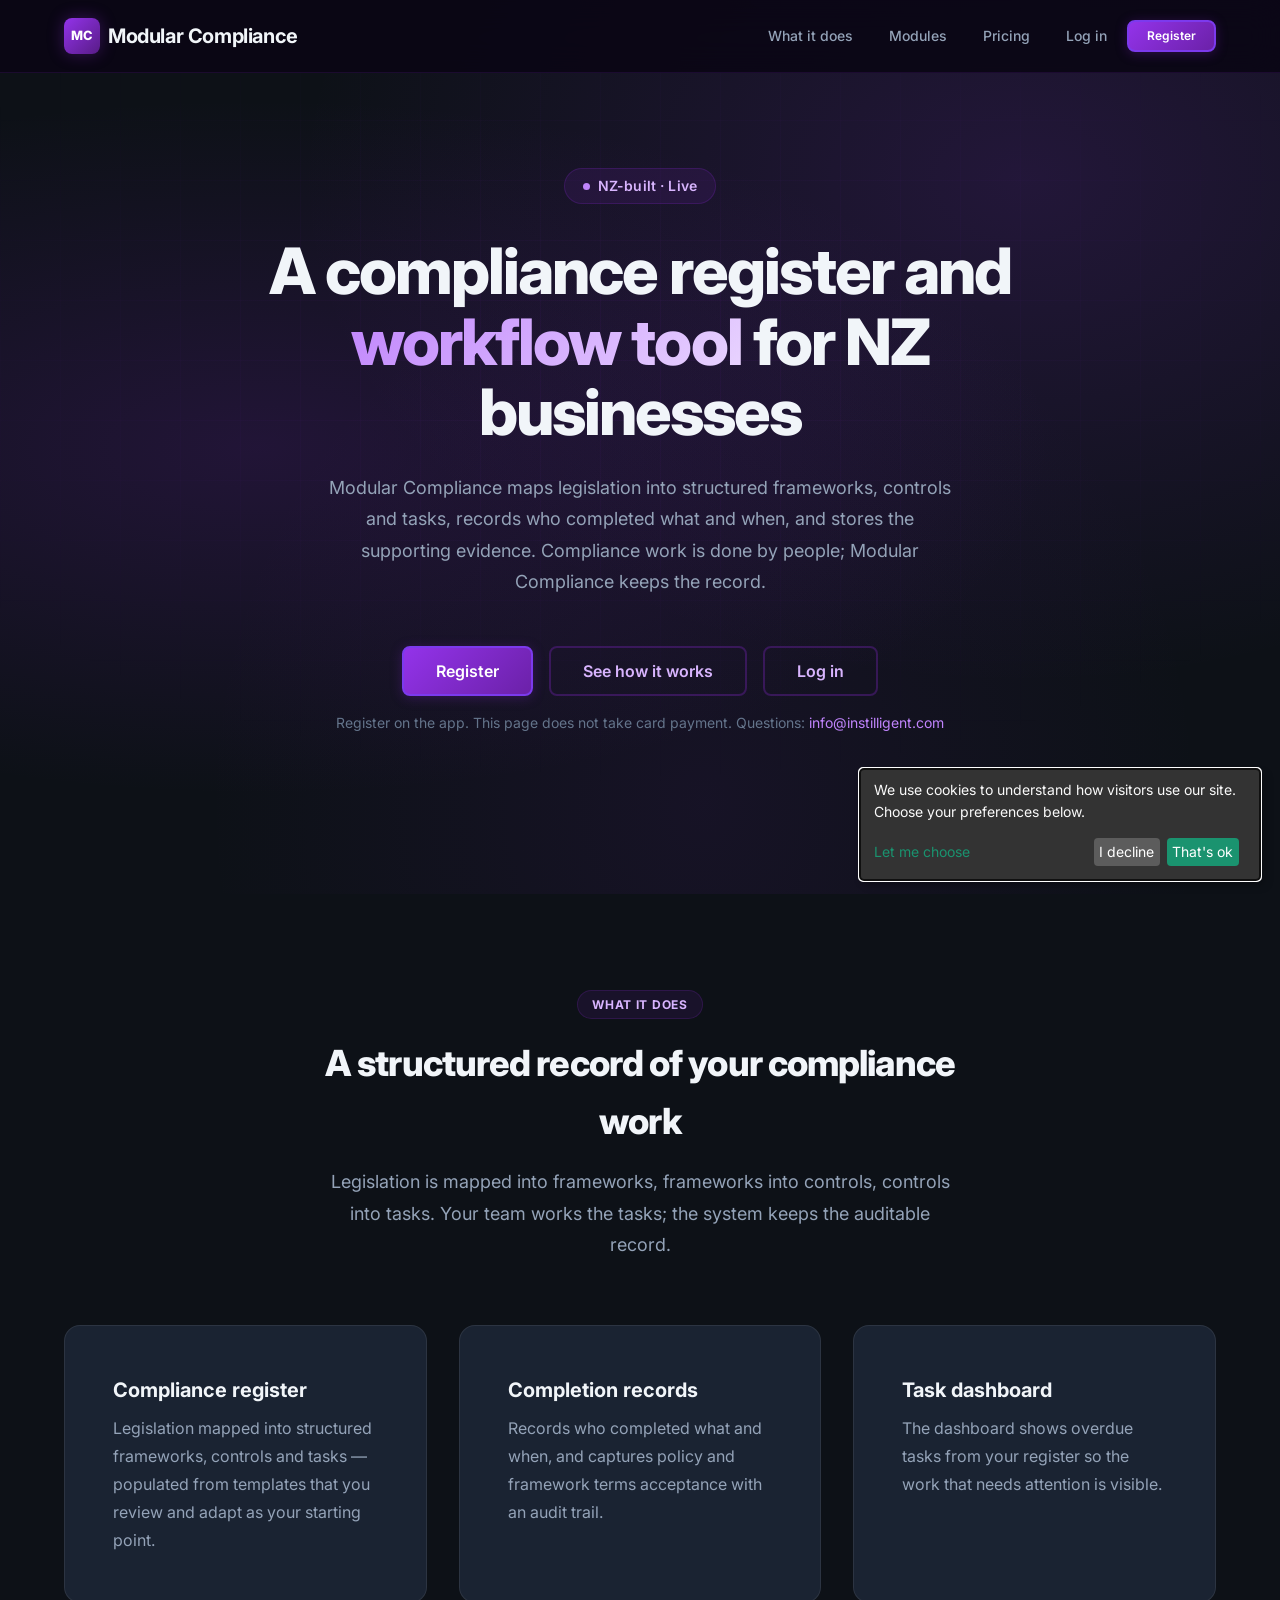
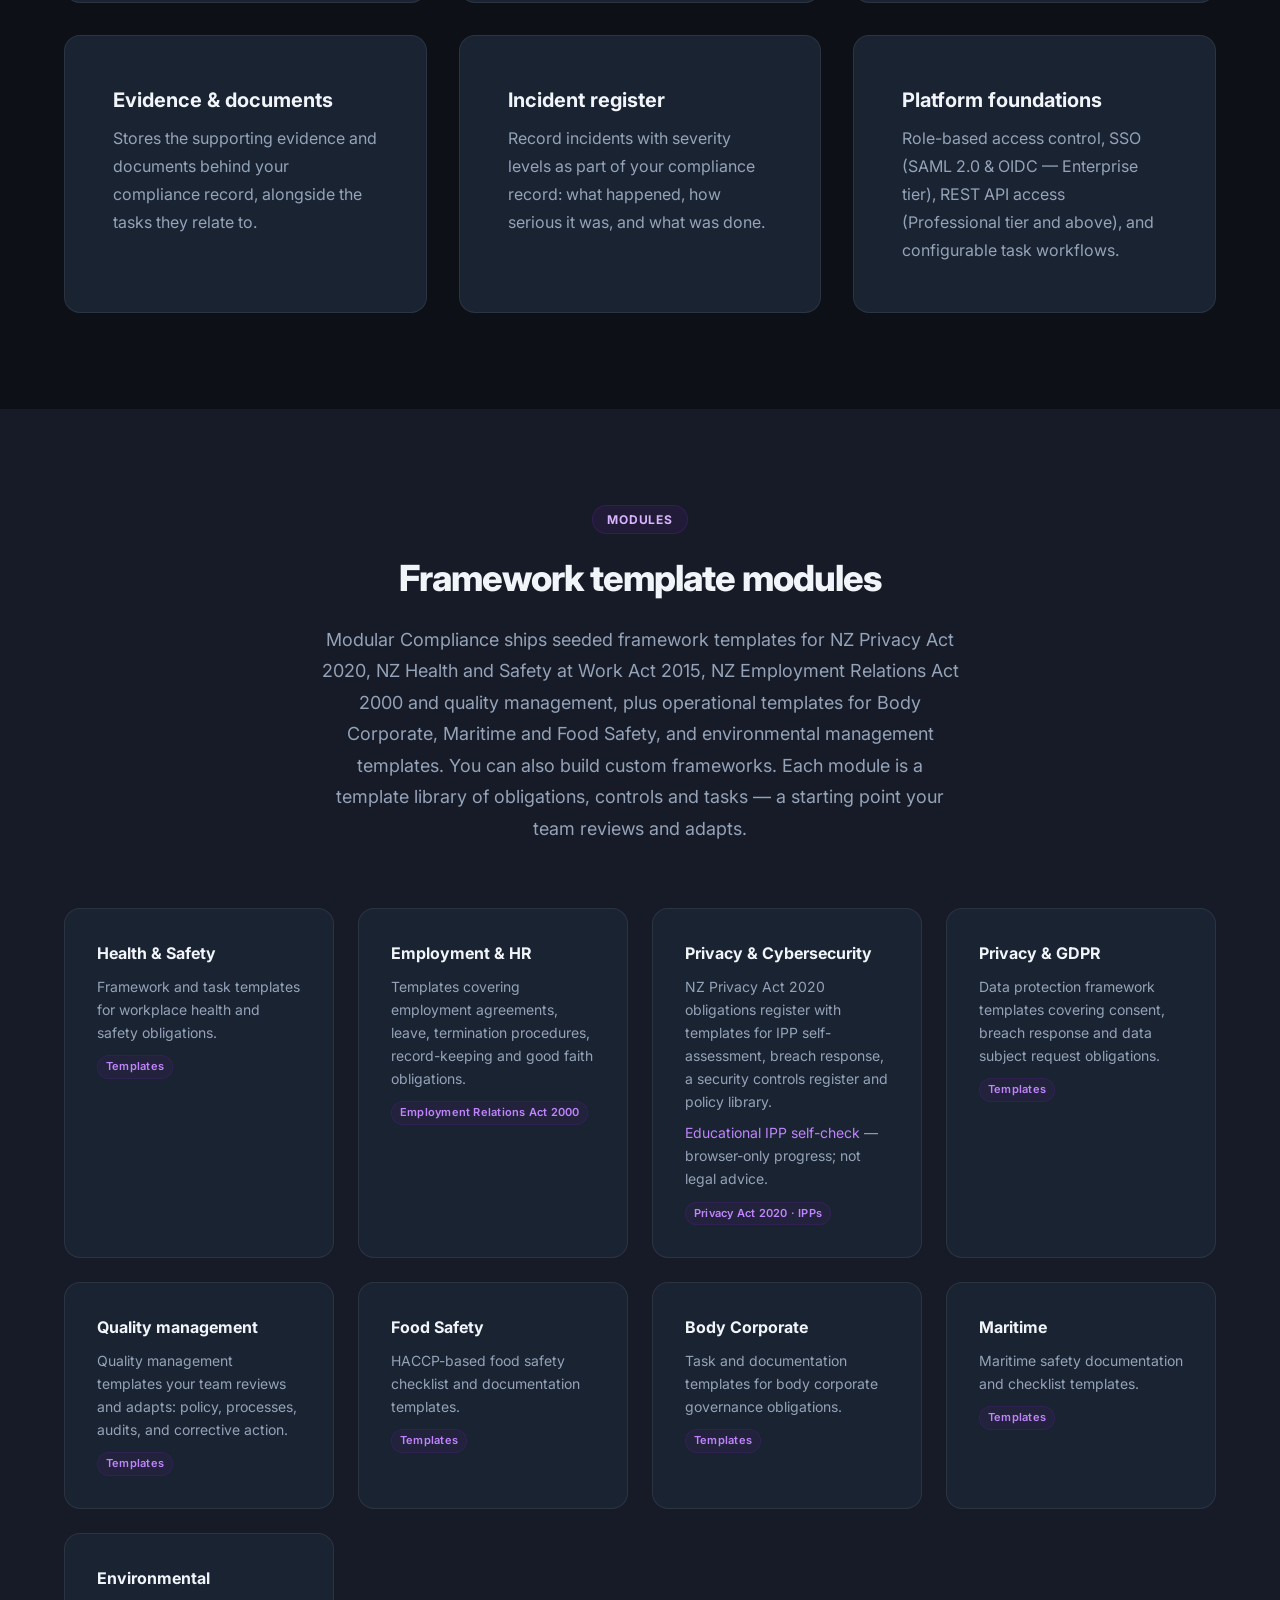
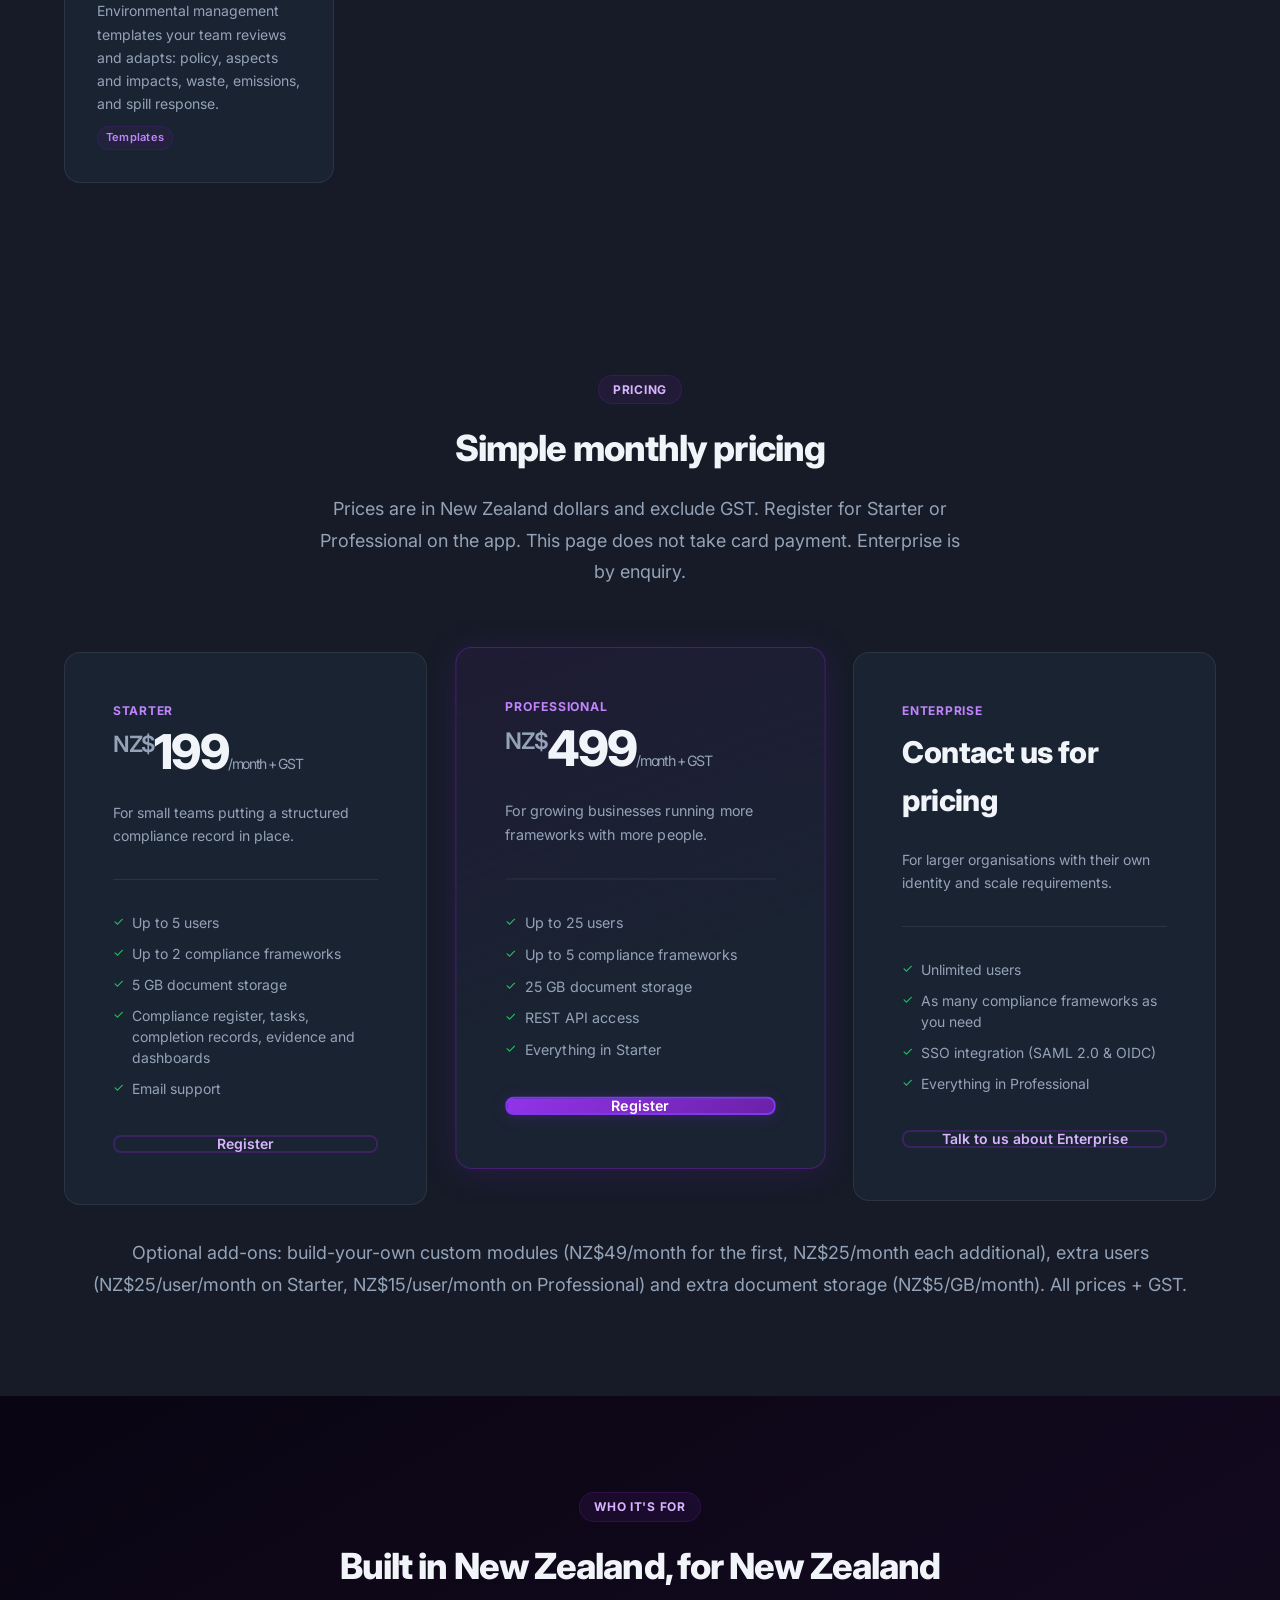
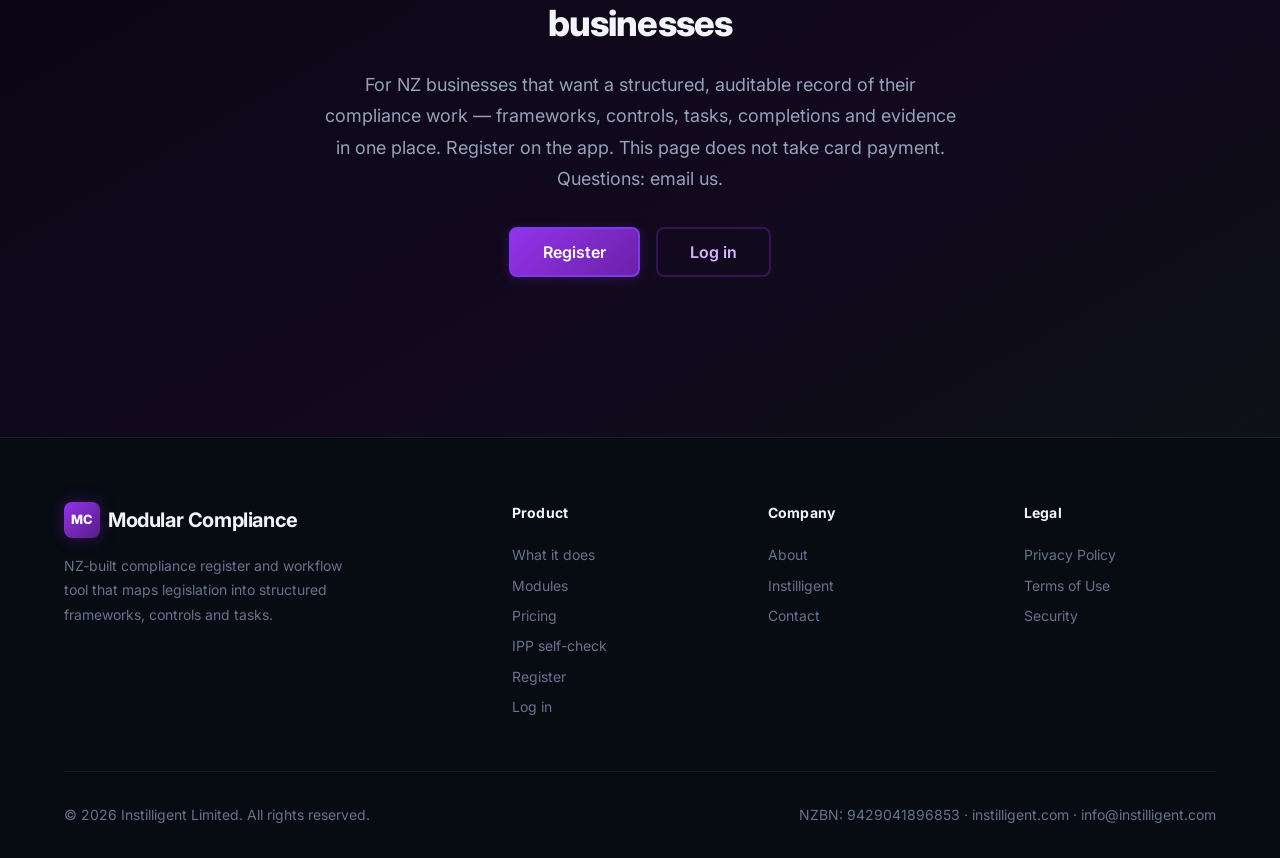
<file: pages/features.html>
<!DOCTYPE html>
<html lang="en">
<head>
    <meta charset="UTF-8">
    <meta http-equiv="refresh" content="0; url=/">
    <meta name="robots" content="noindex, nofollow">
    <title>Modular Compliance</title>
    <link rel="canonical" href="https://modularcompliance.com/">
    <link rel="describedby" href="/llms.txt">
    <script>window.location.replace('/');</script>
</head>
<body>
    <p>Redirecting to <a href="/">modularcompliance.com</a>.</p>
</body>
</html>
</file>
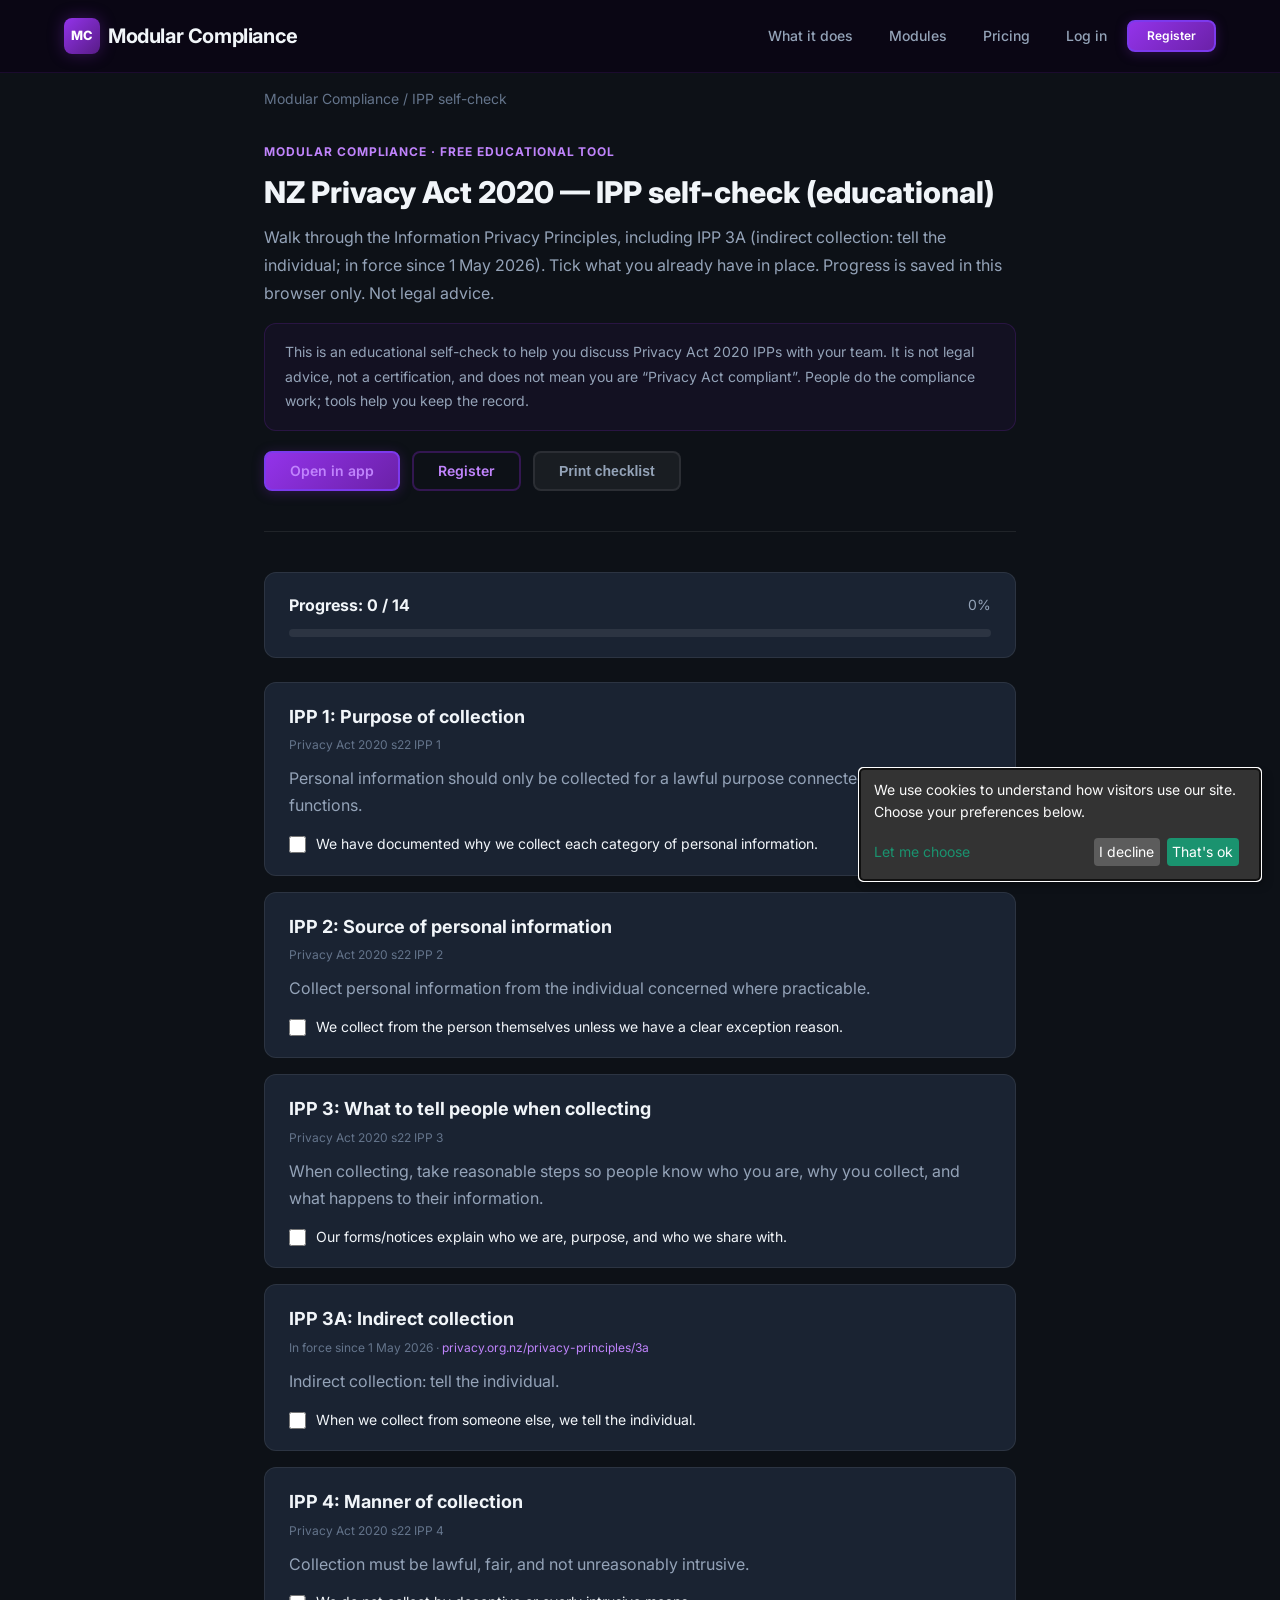
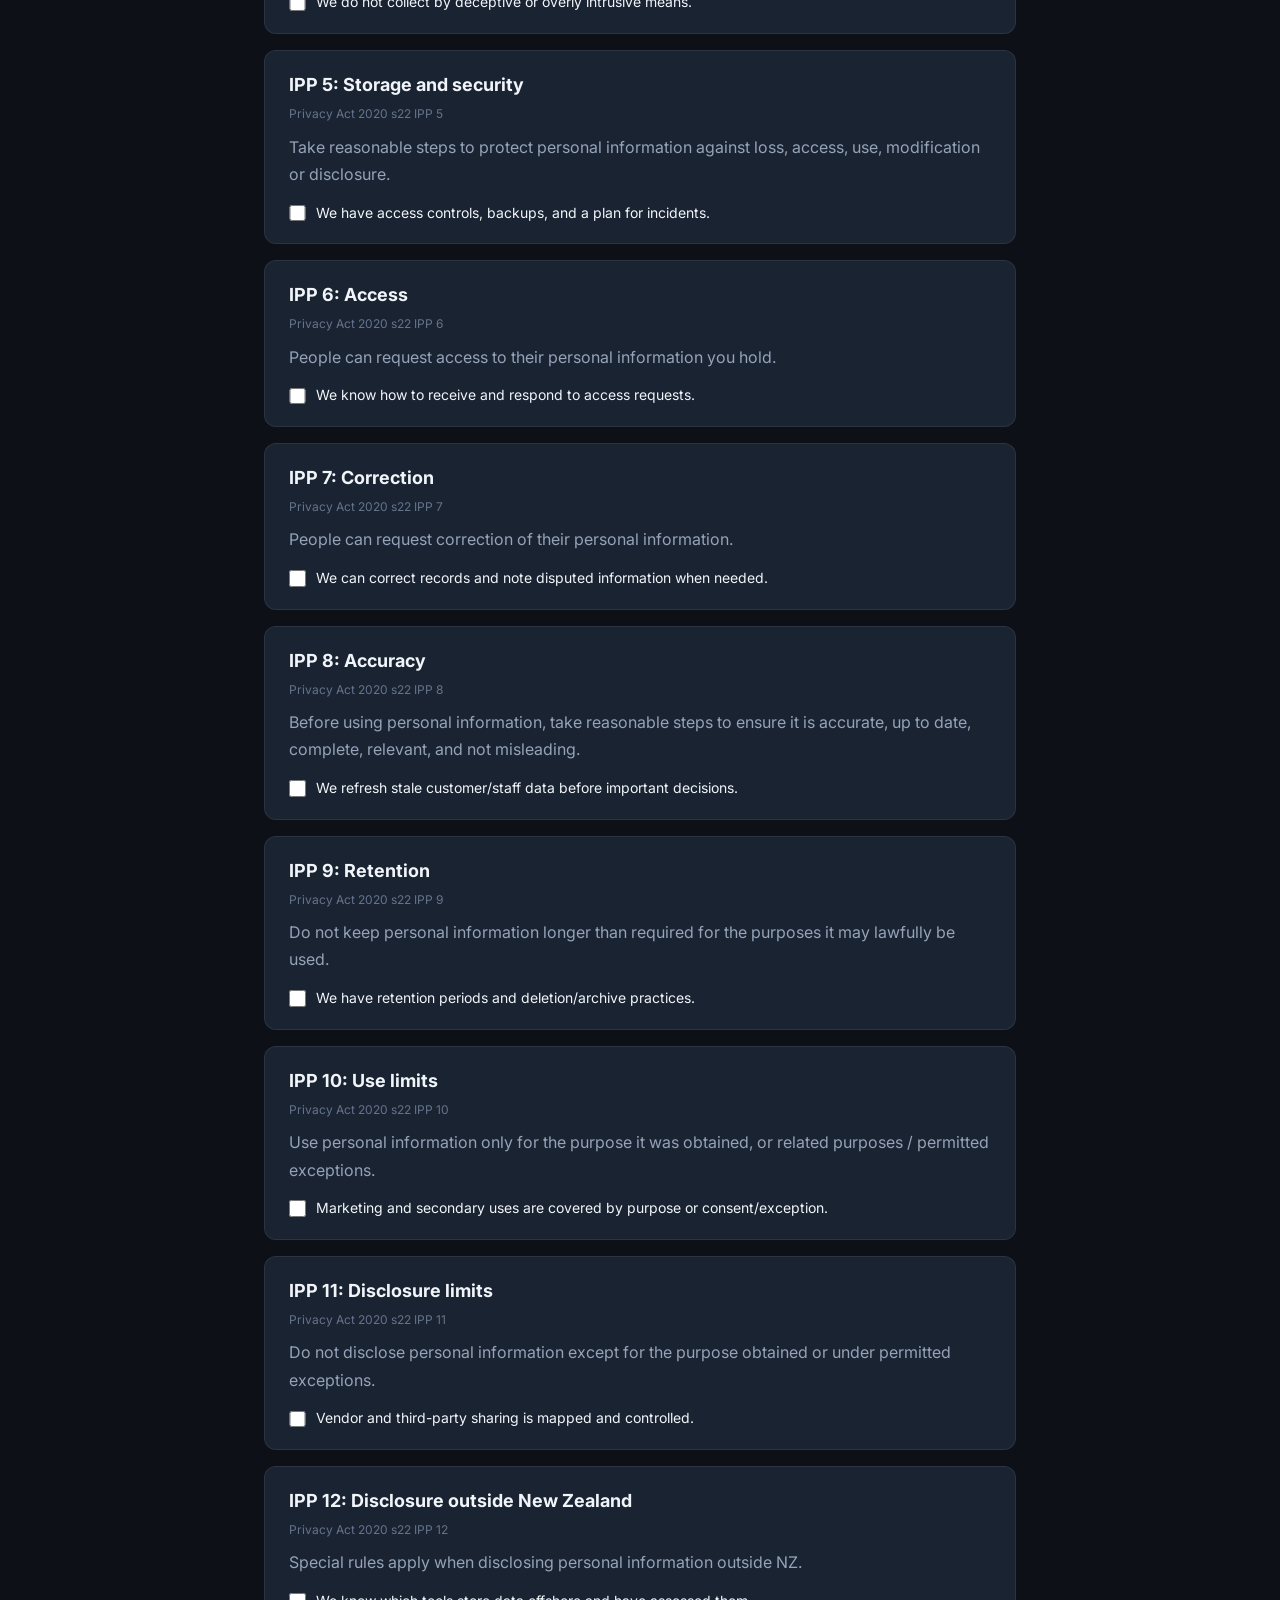
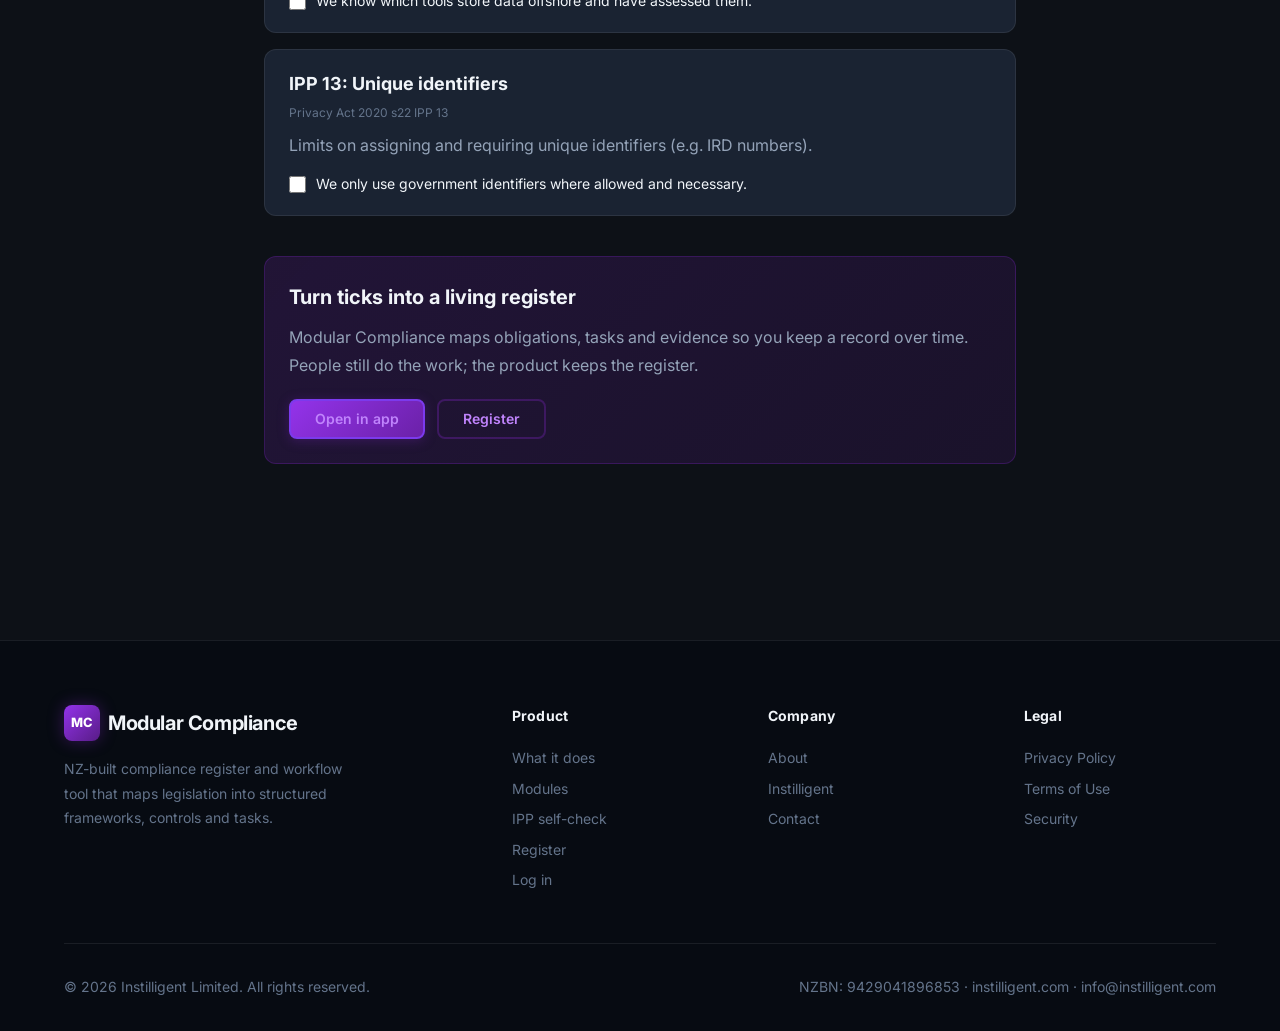
<file: pages/privacy-ipp-checklist.html>
<!DOCTYPE html>
<html lang="en">
<head>
    <meta charset="UTF-8">
    <meta name="viewport" content="width=device-width, initial-scale=1.0">

    <!-- Analytics + consent: GA4 G-NQZ08PD0MJ via consent-gated gtag (Klaro + Consent Mode v2, default denied) in /js/analytics.js. -->
    <link rel="stylesheet" href="/js/klaro.min.css">
    <script src="/js/analytics.js"></script>
    <script defer src="/js/klaro-no-css.js"></script>

    <title>NZ Privacy Act 2020 — IPP self-check (educational) — Modular Compliance</title>
    <meta name="description" content="Walk through the Information Privacy Principles, including IPP 3A (indirect collection: tell the individual; in force since 1 May 2026). Progress is saved in this browser only. Not legal advice.">
    <meta property="og:title" content="NZ Privacy Act 2020 — IPP self-check (educational)">
    <meta property="og:description" content="Walk through the Information Privacy Principles, including IPP 3A (indirect collection: tell the individual; in force since 1 May 2026). Browser-only progress. Not legal advice.">
    <meta property="og:type" content="website">
    <meta property="og:url" content="https://modularcompliance.com/privacy-ipp-checklist">
    <meta property="og:site_name" content="Modular Compliance">
    <meta property="og:image" content="https://modularcompliance.com/images/og-image.png">
    <meta property="og:image:width" content="1200">
    <meta property="og:image:height" content="630">
    <link rel="canonical" href="https://modularcompliance.com/privacy-ipp-checklist">
    <link rel="icon" type="image/svg+xml" href="/images/favicon.svg">
    <link rel="preconnect" href="https://fonts.googleapis.com">
    <link rel="preconnect" href="https://fonts.gstatic.com" crossorigin>
    <link href="https://fonts.googleapis.com/css2?family=Inter:wght@400;500;600;700;800&display=swap" rel="stylesheet">
    <link rel="stylesheet" href="/css/style.css">
    <link rel="describedby" href="/llms.txt">

    <script type="application/ld+json">
    {
      "@context": "https://schema.org",
      "@type": "BreadcrumbList",
      "itemListElement": [
        { "@type": "ListItem", "position": 1, "name": "Modular Compliance", "item": "https://modularcompliance.com/" },
        { "@type": "ListItem", "position": 2, "name": "NZ Privacy Act 2020 — IPP self-check (educational)", "item": "https://modularcompliance.com/privacy-ipp-checklist" }
      ]
    }
    </script>
    <style>
        .policy-body { max-width: 800px; margin: 0 auto; padding: 0 var(--sp-lg); }
        .policy-section { margin-bottom: 2.5rem; padding-bottom: 2.5rem; border-bottom: 1px solid var(--border); }
        .policy-section:last-child { border-bottom: none; }
        .policy-section h1 { font-size: var(--text-3xl); font-weight: 800; color: var(--text); margin-bottom: 0.75rem; line-height: 1.25; }
        .policy-section h2 { font-size: var(--text-xl); font-weight: 700; color: var(--text); margin-bottom: 1rem; }
        .policy-section p { color: var(--text-muted); line-height: 1.75; margin-bottom: 0.85rem; }
        .policy-section p:last-child { margin-bottom: 0; }
        .policy-section a { color: var(--purple-400); }
        .policy-section a:hover { color: var(--purple-300); }
        .info-box { padding: 1rem 1.25rem; background: rgba(107,33,168,0.08); border: 1px solid rgba(107,33,168,0.25); border-radius: var(--r-lg); margin: 1rem 0; }
        .info-box p { margin-bottom: 0; color: var(--text-muted); font-size: var(--text-sm); }
        .magnet-section { padding-top: var(--sp-xl); }
        .breadcrumb { font-size: var(--text-sm); color: var(--text-dim); margin: 5.5rem auto 0; max-width: 800px; padding: 0 var(--sp-lg); }
        .breadcrumb a { color: var(--text-dim); }
        .breadcrumb a:hover { color: var(--purple-400); }
        .overline { display: block; font-size: var(--text-xs); font-weight: 700; letter-spacing: 0.08em; text-transform: uppercase; color: var(--purple-400); margin-bottom: 0.75rem; }
        .magnet-actions { display: flex; flex-wrap: wrap; gap: 0.75rem; margin-top: 1.25rem; }
        .progress-card { padding: 1.25rem 1.5rem; background: var(--bg-card); border: 1px solid var(--border); border-radius: var(--r-lg); margin-bottom: 1.5rem; }
        .progress-row { display: flex; justify-content: space-between; align-items: center; margin-bottom: 0.65rem; }
        .progress-row strong { color: var(--text); }
        .progress-pct { color: var(--text-muted); font-size: var(--text-sm); }
        .progress-bar { height: 8px; border-radius: var(--r-sm); background: rgba(255,255,255,0.08); overflow: hidden; }
        .progress-bar-fill { height: 100%; width: 0%; background: linear-gradient(90deg, var(--purple-700), var(--purple-500)); border-radius: var(--r-sm); transition: width var(--t); }
        .ipp-card { padding: 1.25rem 1.5rem; margin-bottom: 1rem; background: var(--bg-card); border: 1px solid var(--border); border-radius: var(--r-lg); }
        .ipp-card h2 { font-size: var(--text-lg); font-weight: 700; color: var(--text); margin-bottom: 0.25rem; }
        .ipp-ref { display: block; font-size: var(--text-xs); color: var(--text-dim); margin-bottom: 0.65rem; }
        .ipp-card p { color: var(--text-muted); line-height: 1.7; margin-bottom: 0.85rem; }
        .ipp-check { display: flex; align-items: flex-start; gap: 0.65rem; color: var(--text); font-size: var(--text-sm); line-height: 1.55; cursor: pointer; }
        .ipp-check input { margin-top: 0.2rem; width: 1.05rem; height: 1.05rem; accent-color: var(--purple-600); flex-shrink: 0; }
        .cta-box { padding: 1.5rem; background: linear-gradient(135deg, rgba(107,33,168,0.22), rgba(88,28,135,0.18)); border: 1px solid rgba(107,33,168,0.35); border-radius: var(--r-lg); }
        .cta-box h2 { color: var(--text); font-size: var(--text-xl); margin-bottom: 0.65rem; }
        .cta-box p { color: var(--text-muted); margin-bottom: 1rem; }
        @media print {
            .nav, .footer, .no-print, .magnet-actions { display: none !important; }
            body { background: #fff; color: #111; }
            .policy-section h1, .ipp-card h2, .cta-box h2 { color: #111; }
            .policy-section p, .ipp-card p, .ipp-ref, .info-box p, .cta-box p { color: #333; }
            .ipp-card, .progress-card, .info-box, .cta-box { border: 1px solid #ccc; background: #fff; break-inside: avoid; }
            .breadcrumb { margin-top: 0; }
        }
    </style>
</head>
<body>

<nav class="nav" id="navbar">
    <div class="container nav-container">
        <a href="/" class="nav-logo">
            <span class="logo-icon">MC</span>
            <span class="logo-text">Modular Compliance</span>
        </a>
        <button class="nav-toggle" id="navToggle" aria-label="Toggle navigation" aria-expanded="false">
            <span></span><span></span><span></span>
        </button>
        <div class="nav-links" id="navLinks">
            <a href="/#what-it-does" class="nav-link">What it does</a>
            <a href="/#modules" class="nav-link">Modules</a>
            <a href="/#pricing" class="nav-link">Pricing</a>
            <a href="https://app.modularcompliance.com/login" class="nav-link" data-cf-event="cta_click" data-cf-cta="nav_login">Log in</a>
            <a href="https://app.modularcompliance.com/register" class="btn btn-primary btn-sm" data-cf-event="cta_click" data-cf-cta="nav_register">Register</a>
        </div>
    </div>
</nav>

<nav class="breadcrumb" aria-label="Breadcrumb">
    <a href="/">Modular Compliance</a> / IPP self-check
</nav>

<div class="section magnet-section">
    <div class="policy-body">

        <div class="policy-section">
            <span class="overline">Modular Compliance · Free educational tool</span>
            <h1>NZ Privacy Act 2020 — IPP self-check (educational)</h1>
            <p>
                Walk through the Information Privacy Principles, including IPP 3A (indirect collection: tell the individual; in force since 1 May 2026). Tick what you already have in place.
                Progress is saved in this browser only. Not legal advice.
            </p>
            <div class="info-box">
                <p>
                    This is an educational self-check to help you discuss Privacy Act 2020 IPPs with your team.
                    It is not legal advice, not a certification, and does not mean you are “Privacy Act compliant”.
                    People do the compliance work; tools help you keep the record.
                </p>
            </div>
            <div class="magnet-actions no-print">
                <a href="https://app.modularcompliance.com/#/privacy-ipp-checklist" class="btn btn-primary btn-md" data-cf-event="cta_click" data-cf-cta="ipp_open_in_app">Open in app</a>
                <a href="https://app.modularcompliance.com/register" class="btn btn-outline btn-md" data-cf-event="cta_click" data-cf-cta="ipp_register">Register</a>
                <button type="button" class="btn btn-ghost btn-md" id="printChecklist">Print checklist</button>
            </div>
        </div>

        <div class="policy-section" style="border-bottom:none; padding-bottom:0;">
            <div class="progress-card" aria-live="polite">
                <div class="progress-row">
                    <strong id="progressLabel">Progress: 0 / 14</strong>
                    <span class="progress-pct" id="progressPct">0%</span>
                </div>
                <div class="progress-bar" role="progressbar" aria-valuemin="0" aria-valuemax="100" aria-valuenow="0" id="progressBar">
                    <div class="progress-bar-fill" id="progressFill"></div>
                </div>
            </div>

            <article class="ipp-card" data-ipp-id="ipp-1">
                <h2>IPP 1: Purpose of collection</h2>
                <span class="ipp-ref">Privacy Act 2020 s22 IPP 1</span>
                <p>Personal information should only be collected for a lawful purpose connected with your functions.</p>
                <label class="ipp-check">
                    <input type="checkbox" data-ipp="ipp-1">
                    We have documented why we collect each category of personal information.
                </label>
            </article>
            <article class="ipp-card" data-ipp-id="ipp-2">
                <h2>IPP 2: Source of personal information</h2>
                <span class="ipp-ref">Privacy Act 2020 s22 IPP 2</span>
                <p>Collect personal information from the individual concerned where practicable.</p>
                <label class="ipp-check">
                    <input type="checkbox" data-ipp="ipp-2">
                    We collect from the person themselves unless we have a clear exception reason.
                </label>
            </article>
            <article class="ipp-card" data-ipp-id="ipp-3">
                <h2>IPP 3: What to tell people when collecting</h2>
                <span class="ipp-ref">Privacy Act 2020 s22 IPP 3</span>
                <p>When collecting, take reasonable steps so people know who you are, why you collect, and what happens to their information.</p>
                <label class="ipp-check">
                    <input type="checkbox" data-ipp="ipp-3">
                    Our forms/notices explain who we are, purpose, and who we share with.
                </label>
            </article>
            <article class="ipp-card" data-ipp-id="ipp-3a">
                <h2>IPP 3A: Indirect collection</h2>
                <span class="ipp-ref">In force since 1 May 2026 · <a href="https://www.privacy.org.nz/privacy-principles/3a">privacy.org.nz/privacy-principles/3a</a></span>
                <p>Indirect collection: tell the individual.</p>
                <label class="ipp-check">
                    <input type="checkbox" data-ipp="ipp-3a">
                    When we collect from someone else, we tell the individual.
                </label>
            </article>
            <article class="ipp-card" data-ipp-id="ipp-4">
                <h2>IPP 4: Manner of collection</h2>
                <span class="ipp-ref">Privacy Act 2020 s22 IPP 4</span>
                <p>Collection must be lawful, fair, and not unreasonably intrusive.</p>
                <label class="ipp-check">
                    <input type="checkbox" data-ipp="ipp-4">
                    We do not collect by deceptive or overly intrusive means.
                </label>
            </article>
            <article class="ipp-card" data-ipp-id="ipp-5">
                <h2>IPP 5: Storage and security</h2>
                <span class="ipp-ref">Privacy Act 2020 s22 IPP 5</span>
                <p>Take reasonable steps to protect personal information against loss, access, use, modification or disclosure.</p>
                <label class="ipp-check">
                    <input type="checkbox" data-ipp="ipp-5">
                    We have access controls, backups, and a plan for incidents.
                </label>
            </article>
            <article class="ipp-card" data-ipp-id="ipp-6">
                <h2>IPP 6: Access</h2>
                <span class="ipp-ref">Privacy Act 2020 s22 IPP 6</span>
                <p>People can request access to their personal information you hold.</p>
                <label class="ipp-check">
                    <input type="checkbox" data-ipp="ipp-6">
                    We know how to receive and respond to access requests.
                </label>
            </article>
            <article class="ipp-card" data-ipp-id="ipp-7">
                <h2>IPP 7: Correction</h2>
                <span class="ipp-ref">Privacy Act 2020 s22 IPP 7</span>
                <p>People can request correction of their personal information.</p>
                <label class="ipp-check">
                    <input type="checkbox" data-ipp="ipp-7">
                    We can correct records and note disputed information when needed.
                </label>
            </article>
            <article class="ipp-card" data-ipp-id="ipp-8">
                <h2>IPP 8: Accuracy</h2>
                <span class="ipp-ref">Privacy Act 2020 s22 IPP 8</span>
                <p>Before using personal information, take reasonable steps to ensure it is accurate, up to date, complete, relevant, and not misleading.</p>
                <label class="ipp-check">
                    <input type="checkbox" data-ipp="ipp-8">
                    We refresh stale customer/staff data before important decisions.
                </label>
            </article>
            <article class="ipp-card" data-ipp-id="ipp-9">
                <h2>IPP 9: Retention</h2>
                <span class="ipp-ref">Privacy Act 2020 s22 IPP 9</span>
                <p>Do not keep personal information longer than required for the purposes it may lawfully be used.</p>
                <label class="ipp-check">
                    <input type="checkbox" data-ipp="ipp-9">
                    We have retention periods and deletion/archive practices.
                </label>
            </article>
            <article class="ipp-card" data-ipp-id="ipp-10">
                <h2>IPP 10: Use limits</h2>
                <span class="ipp-ref">Privacy Act 2020 s22 IPP 10</span>
                <p>Use personal information only for the purpose it was obtained, or related purposes / permitted exceptions.</p>
                <label class="ipp-check">
                    <input type="checkbox" data-ipp="ipp-10">
                    Marketing and secondary uses are covered by purpose or consent/exception.
                </label>
            </article>
            <article class="ipp-card" data-ipp-id="ipp-11">
                <h2>IPP 11: Disclosure limits</h2>
                <span class="ipp-ref">Privacy Act 2020 s22 IPP 11</span>
                <p>Do not disclose personal information except for the purpose obtained or under permitted exceptions.</p>
                <label class="ipp-check">
                    <input type="checkbox" data-ipp="ipp-11">
                    Vendor and third-party sharing is mapped and controlled.
                </label>
            </article>
            <article class="ipp-card" data-ipp-id="ipp-12">
                <h2>IPP 12: Disclosure outside New Zealand</h2>
                <span class="ipp-ref">Privacy Act 2020 s22 IPP 12</span>
                <p>Special rules apply when disclosing personal information outside NZ.</p>
                <label class="ipp-check">
                    <input type="checkbox" data-ipp="ipp-12">
                    We know which tools store data offshore and have assessed them.
                </label>
            </article>
            <article class="ipp-card" data-ipp-id="ipp-13">
                <h2>IPP 13: Unique identifiers</h2>
                <span class="ipp-ref">Privacy Act 2020 s22 IPP 13</span>
                <p>Limits on assigning and requiring unique identifiers (e.g. IRD numbers).</p>
                <label class="ipp-check">
                    <input type="checkbox" data-ipp="ipp-13">
                    We only use government identifiers where allowed and necessary.
                </label>
            </article>
        </div>

        <div class="policy-section" style="border-bottom:none;">
            <div class="cta-box">
                <h2>Turn ticks into a living register</h2>
                <p>
                    Modular Compliance maps obligations, tasks and evidence so you keep a record over time.
                    People still do the work; the product keeps the register.
                </p>
                <div class="magnet-actions">
                    <a href="https://app.modularcompliance.com/#/privacy-ipp-checklist" class="btn btn-primary btn-md" data-cf-event="cta_click" data-cf-cta="ipp_cta_open_in_app">Open in app</a>
                    <a href="https://app.modularcompliance.com/register" class="btn btn-outline btn-md" data-cf-event="cta_click" data-cf-cta="ipp_cta_register">Register</a>
                </div>
            </div>
        </div>

    </div>
</div>

<footer class="footer">
    <div class="container">
        <div class="footer-grid">
            <div>
                <a href="/" class="nav-logo" style="text-decoration:none;">
                    <span class="logo-icon">MC</span>
                    <span class="logo-text">Modular Compliance</span>
                </a>
                <p class="footer-brand-desc">NZ-built compliance register and workflow tool that maps legislation into structured frameworks, controls and tasks.</p>
            </div>
            <div class="footer-links">
                <h4>Product</h4>
                <a href="/#what-it-does">What it does</a>
                <a href="/#modules">Modules</a>
                <a href="/privacy-ipp-checklist">IPP self-check</a>
                <a href="https://app.modularcompliance.com/register" data-cf-event="cta_click" data-cf-cta="footer_links_register">Register</a>
                <a href="https://app.modularcompliance.com/login" data-cf-event="cta_click" data-cf-cta="footer_links_login">Log in</a>
            </div>
            <div class="footer-links">
                <h4>Company</h4>
                <a href="/about">About</a>
                <a href="https://instilligent.com" target="_blank" rel="noopener noreferrer">Instilligent</a>
                <a href="/contact">Contact</a>
            </div>
            <div class="footer-links">
                <h4>Legal</h4>
                <a href="/privacy">Privacy Policy</a>
                <a href="/terms">Terms of Use</a>
                <a href="/security">Security</a>
            </div>
        </div>
        <div class="footer-bottom">
            <p>&copy; 2026 Instilligent Limited. All rights reserved.</p>
            <p>NZBN: 9429041896853 &middot; <a href="https://instilligent.com" target="_blank" rel="noopener noreferrer">instilligent.com</a> &middot; <a href="mailto:info@instilligent.com">info@instilligent.com</a></p>
        </div>
    </div>
</footer>

<script src="/js/main.js"></script>
<script>
(function () {
    var STORAGE_KEY = 'mc.privacy_ipp_checklist.v1';
    var boxes = Array.prototype.slice.call(document.querySelectorAll('input[data-ipp]'));
    var label = document.getElementById('progressLabel');
    var pctEl = document.getElementById('progressPct');
    var bar = document.getElementById('progressBar');
    var fill = document.getElementById('progressFill');
    var printBtn = document.getElementById('printChecklist');

    function emptyState() {
        var state = {};
        boxes.forEach(function (box) { state[box.getAttribute('data-ipp')] = false; });
        return state;
    }

    function load() {
        var state = emptyState();
        try {
            var raw = window.localStorage.getItem(STORAGE_KEY);
            if (!raw) return state;
            var parsed = JSON.parse(raw);
            boxes.forEach(function (box) {
                var id = box.getAttribute('data-ipp');
                if (typeof parsed[id] === 'boolean') state[id] = parsed[id];
            });
        } catch (e) { /* keep empty */ }
        return state;
    }

    function save(state) {
        try { window.localStorage.setItem(STORAGE_KEY, JSON.stringify(state)); } catch (e) { /* private mode */ }
    }

    function render(state) {
        var checked = 0;
        boxes.forEach(function (box) {
            var id = box.getAttribute('data-ipp');
            box.checked = !!state[id];
            if (state[id]) checked += 1;
        });
        var total = boxes.length;
        var pct = total === 0 ? 0 : Math.round((checked / total) * 100);
        if (label) label.textContent = 'Progress: ' + checked + ' / ' + total;
        if (pctEl) pctEl.textContent = pct + '%';
        if (fill) fill.style.width = pct + '%';
        if (bar) bar.setAttribute('aria-valuenow', String(pct));
    }

    var state = load();
    render(state);

    boxes.forEach(function (box) {
        box.addEventListener('change', function () {
            state[box.getAttribute('data-ipp')] = box.checked;
            save(state);
            render(state);
        });
    });

    if (printBtn) {
        printBtn.addEventListener('click', function () { window.print(); });
    }
})();
</script>
</body>
</html>
</file>
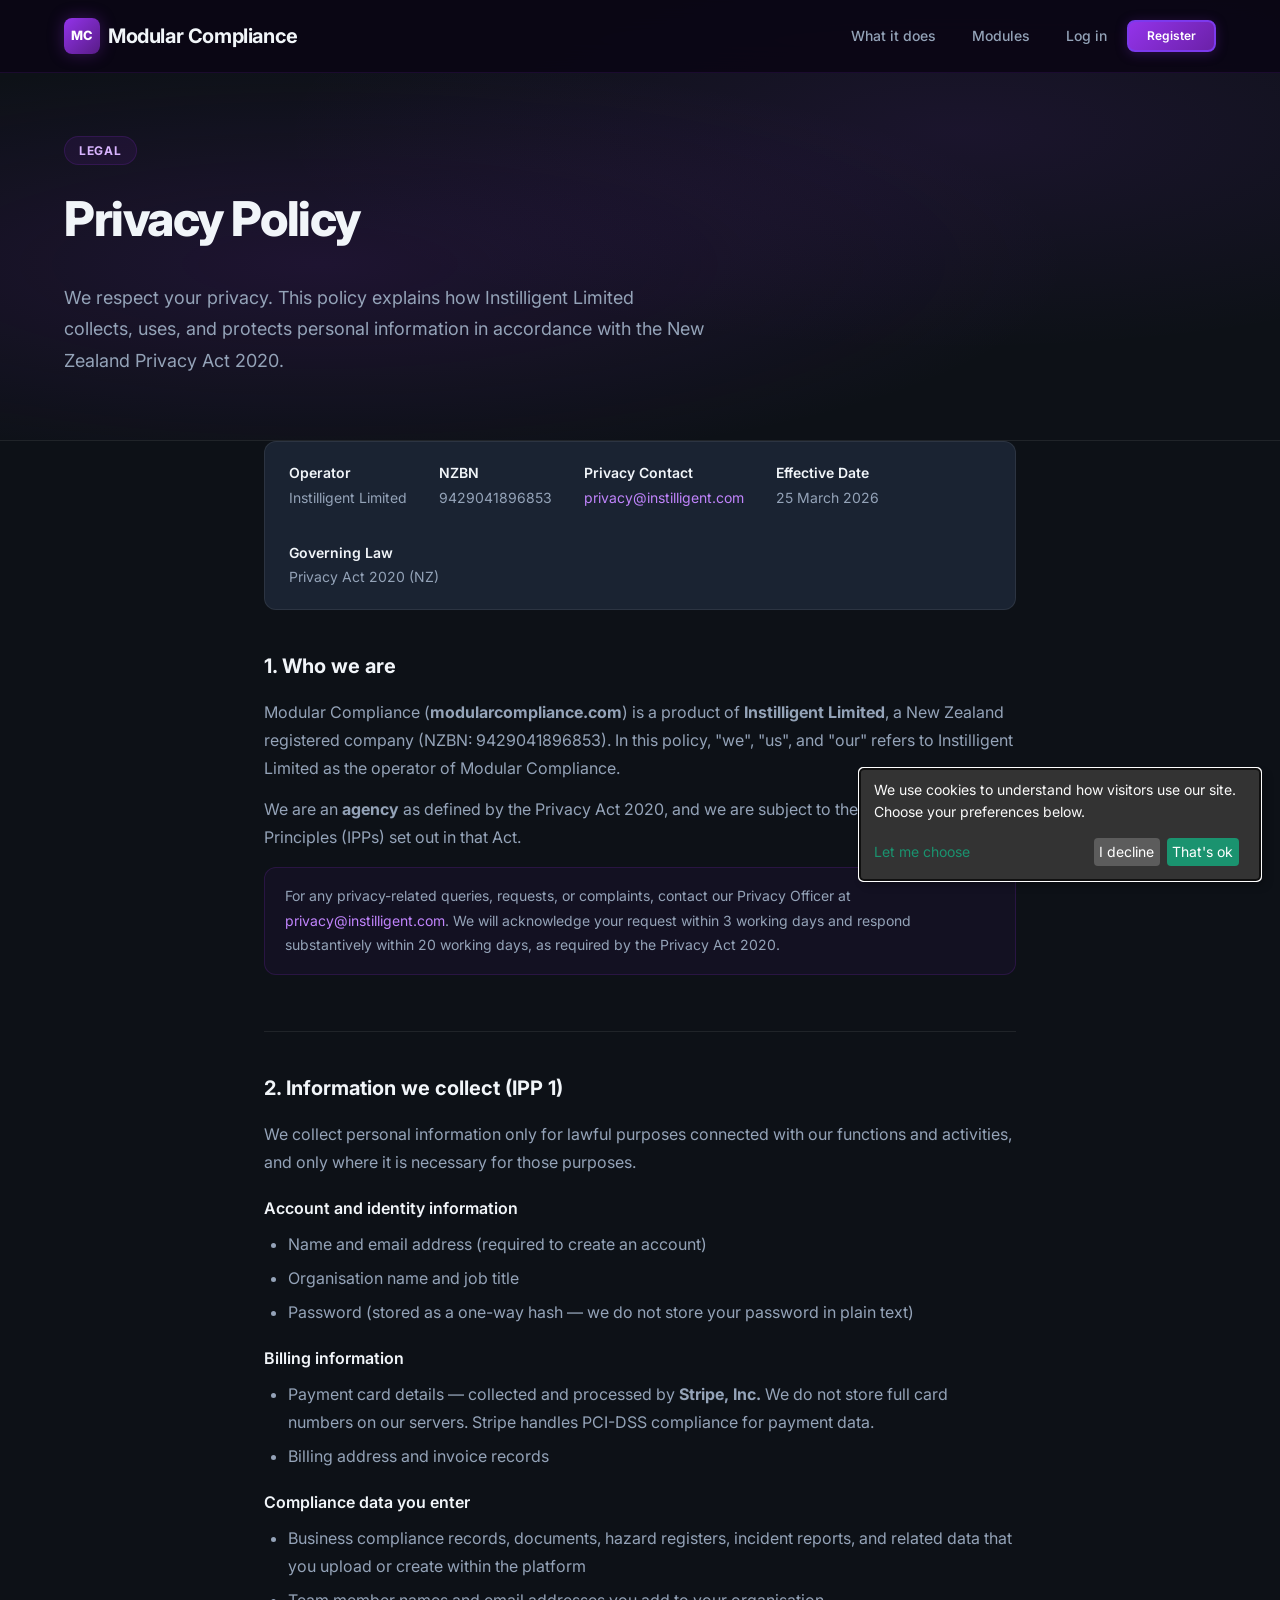
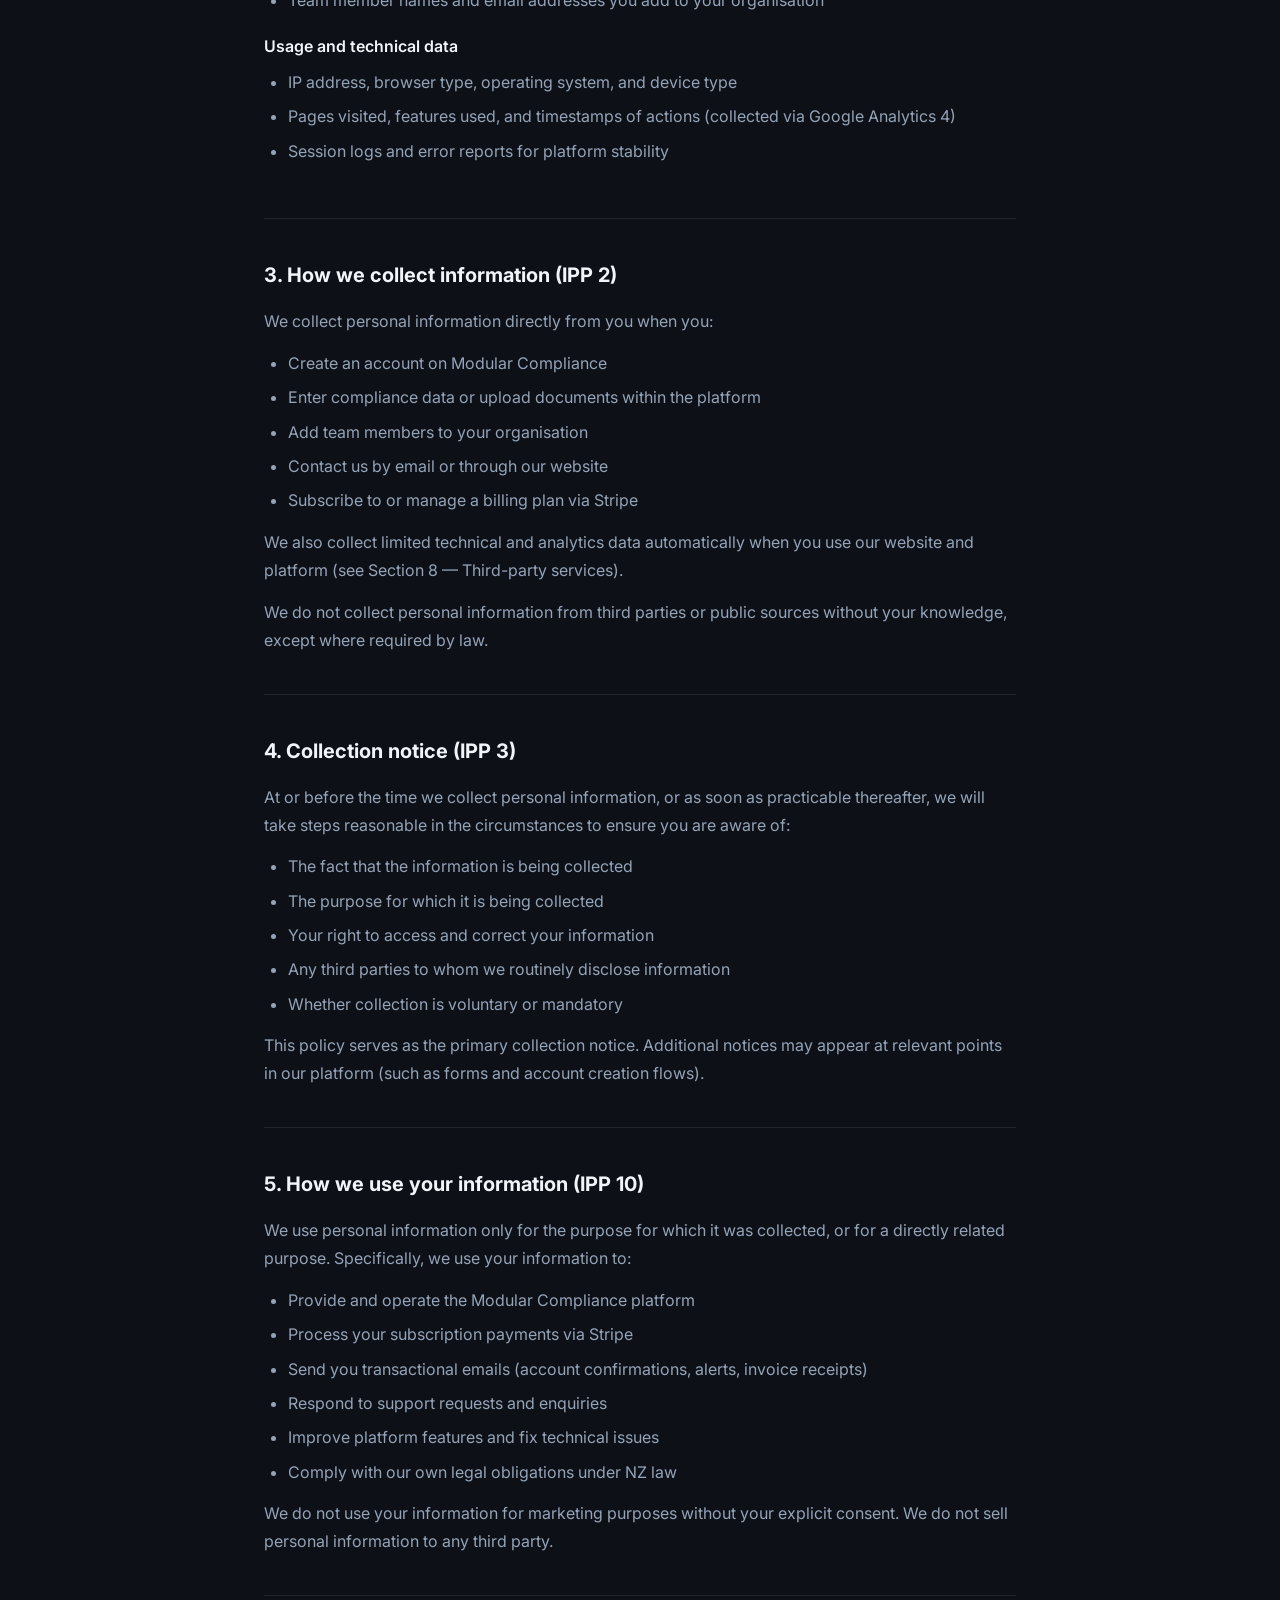
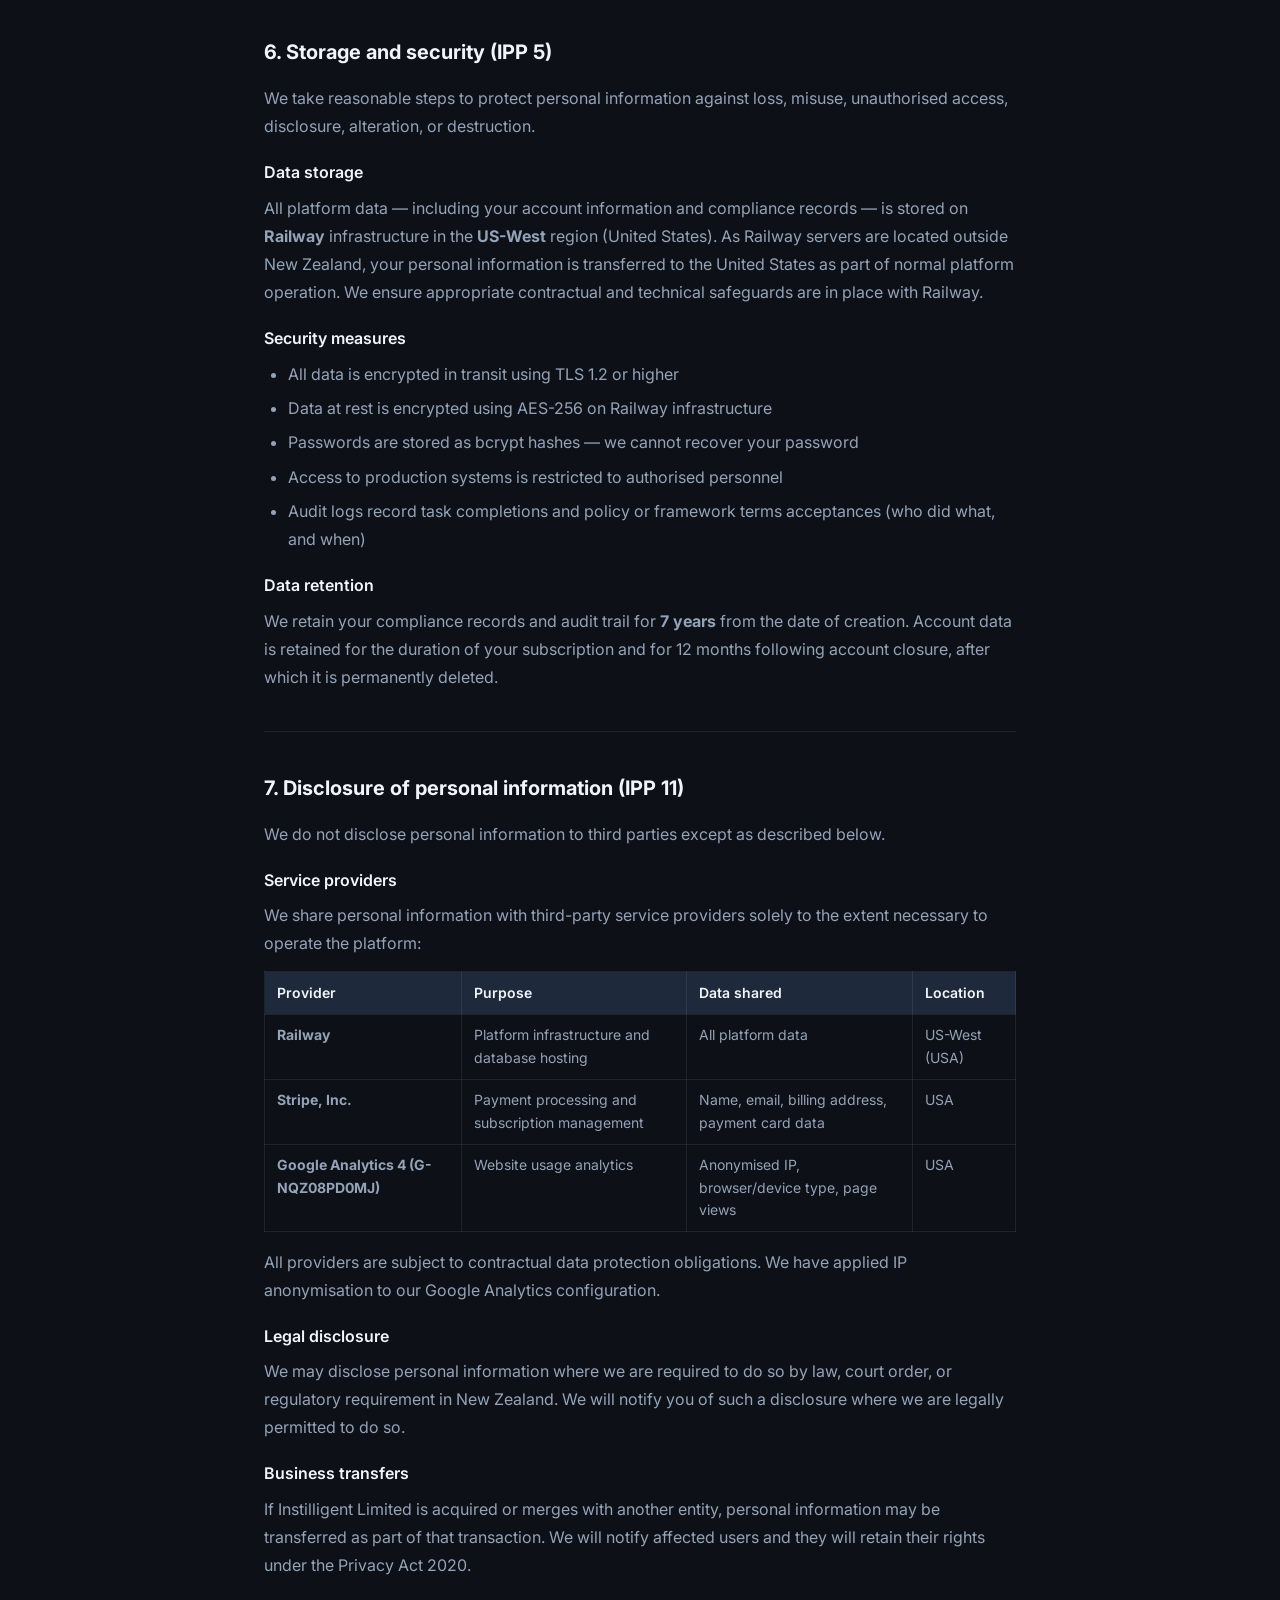
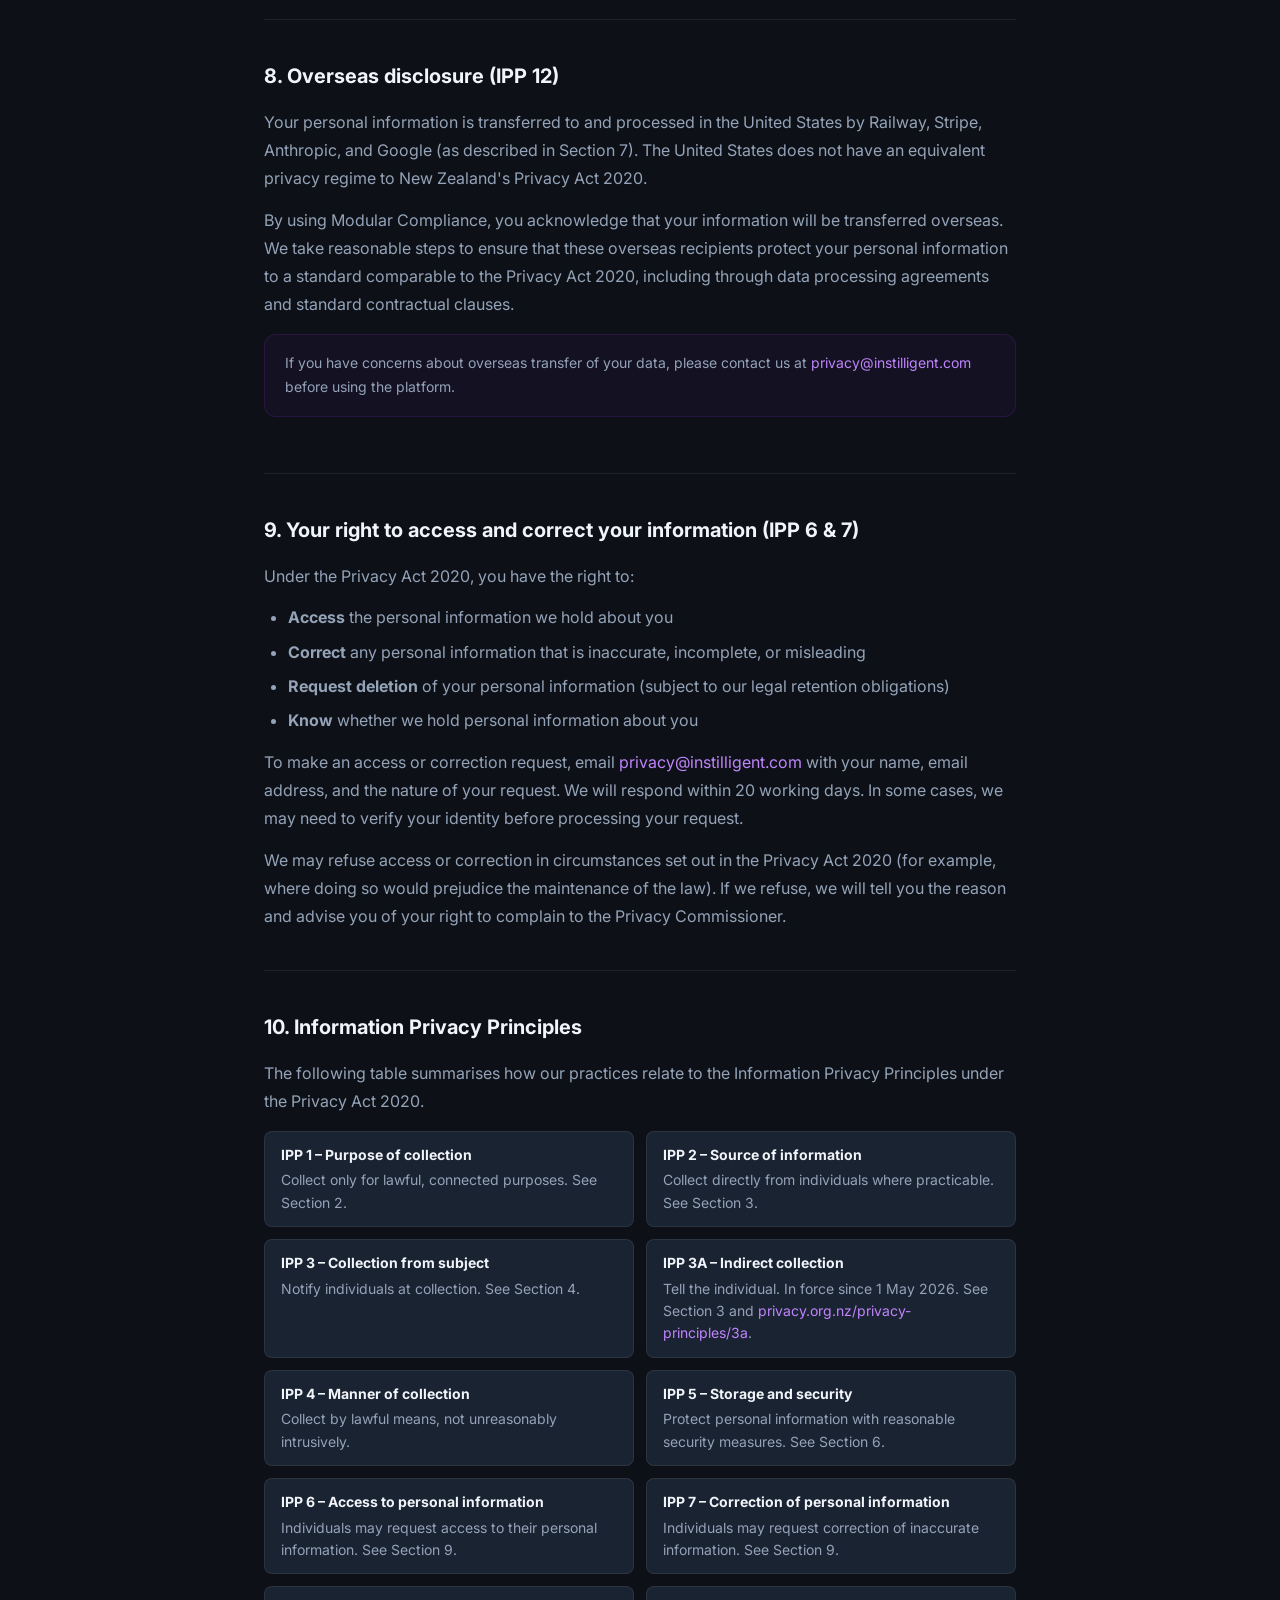
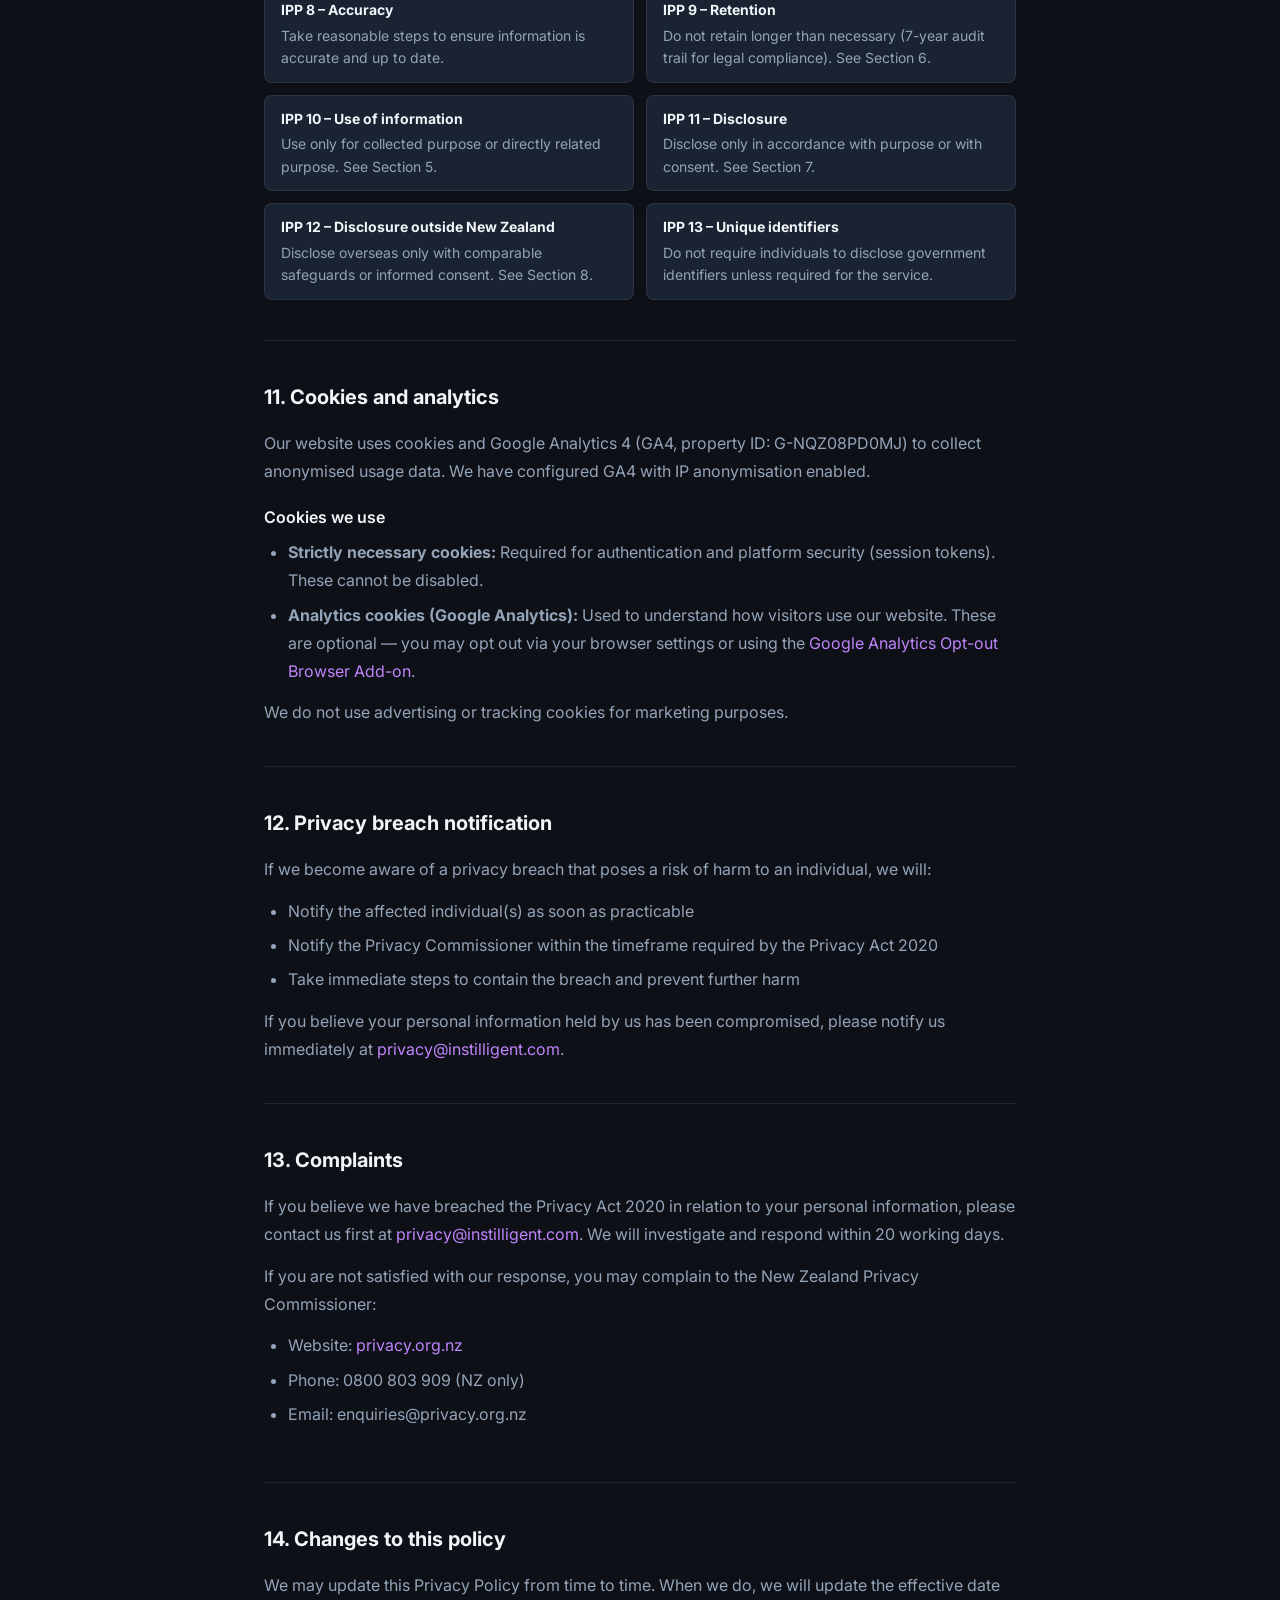
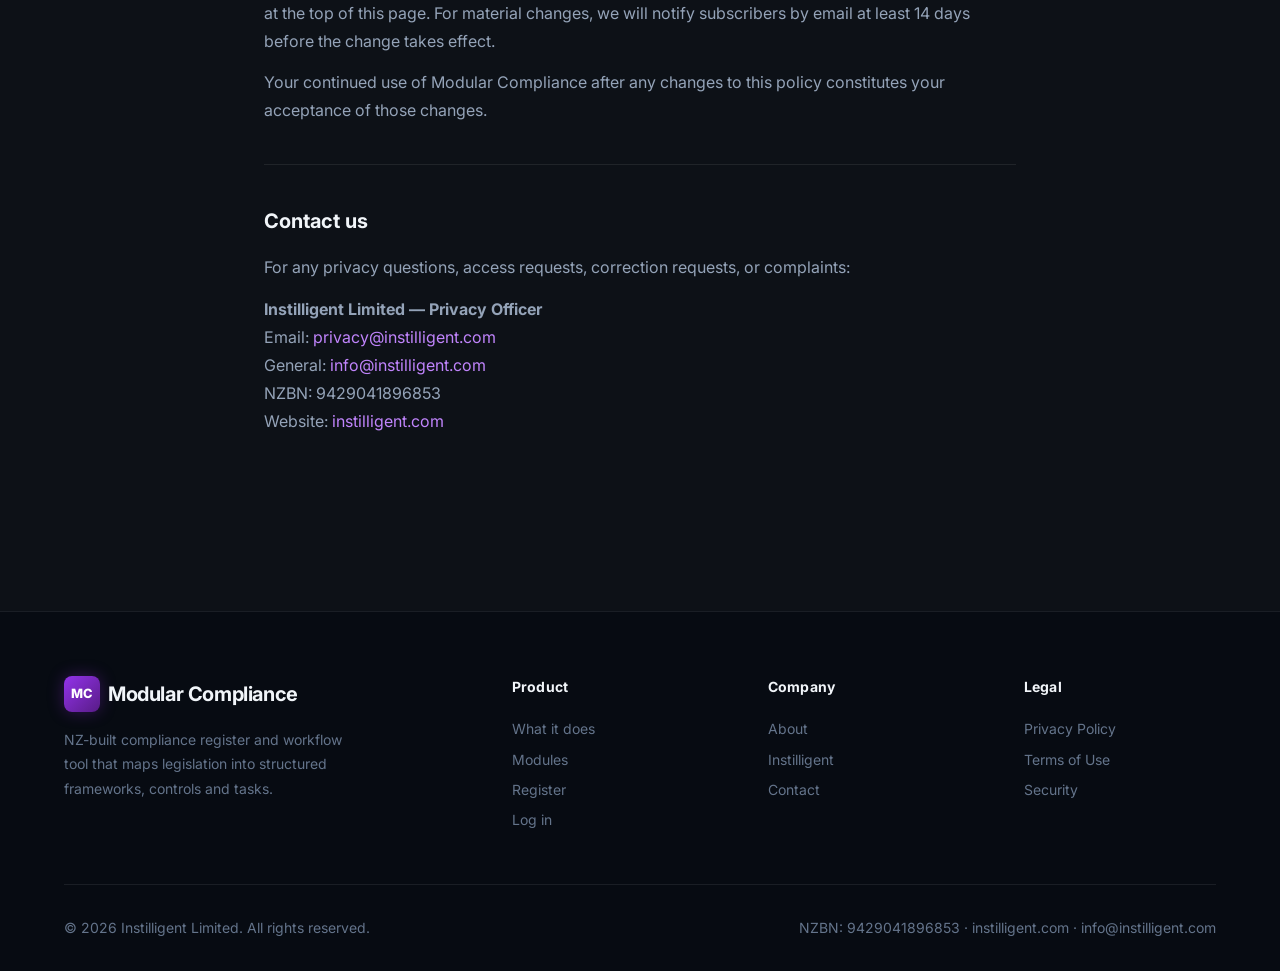
<file: pages/privacy.html>
<!DOCTYPE html>
<html lang="en">
<head>
    <meta charset="UTF-8">
    <meta name="viewport" content="width=device-width, initial-scale=1.0">

    <!-- Analytics + consent: GA4 G-NQZ08PD0MJ via consent-gated gtag (Klaro + Consent Mode v2, default denied) in /js/analytics.js. -->
    <link rel="stylesheet" href="/js/klaro.min.css">
    <script src="/js/analytics.js"></script>
    <script defer src="/js/klaro-no-css.js"></script>

    <title>Privacy Policy — Modular Compliance</title>
    <meta name="description" content="Privacy Policy for Modular Compliance — operated by Instilligent Limited (NZBN 9429041896853). Written in accordance with the New Zealand Privacy Act 2020 and its Information Privacy Principles.">
    <meta property="og:title" content="Privacy Policy — Modular Compliance">
    <meta property="og:description" content="Privacy Policy for Modular Compliance, operated by Instilligent Limited (NZ). Written in accordance with the Privacy Act 2020 and its Information Privacy Principles.">
    <meta property="og:type" content="website">
    <meta property="og:url" content="https://modularcompliance.com/privacy">
    <meta property="og:site_name" content="Modular Compliance">
    <meta property="og:image" content="https://modularcompliance.com/images/og-image.png">
    <meta property="og:image:width" content="1200">
    <meta property="og:image:height" content="630">
    <link rel="canonical" href="https://modularcompliance.com/privacy">
    <link rel="icon" type="image/svg+xml" href="/images/favicon.svg">
    <link rel="preconnect" href="https://fonts.googleapis.com">
    <link rel="preconnect" href="https://fonts.gstatic.com" crossorigin>
    <link href="https://fonts.googleapis.com/css2?family=Inter:wght@400;500;600;700;800&display=swap" rel="stylesheet">
    <link rel="stylesheet" href="/css/style.css">
    <link rel="describedby" href="/llms.txt">
    <style>
        .policy-body {
            max-width: 800px;
            margin: 0 auto;
            padding: 0 var(--sp-lg);
        }
        .policy-section {
            margin-bottom: 2.5rem;
            padding-bottom: 2.5rem;
            border-bottom: 1px solid var(--border);
        }
        .policy-section:last-child {
            border-bottom: none;
        }
        .policy-section h2 {
            font-size: var(--text-xl);
            font-weight: 700;
            color: var(--text);
            margin-bottom: 1rem;
        }
        .policy-section h3 {
            font-size: var(--text-base);
            font-weight: 600;
            color: var(--text);
            margin: 1.25rem 0 0.5rem;
        }
        .policy-section p {
            color: var(--text-muted);
            line-height: 1.75;
            margin-bottom: 0.85rem;
        }
        .policy-section p:last-child { margin-bottom: 0; }
        .policy-section ul, .policy-section ol {
            color: var(--text-muted);
            line-height: 1.75;
            padding-left: 1.5rem;
            margin-bottom: 0.85rem;
        }
        .policy-section li { margin-bottom: 0.4rem; }
        .policy-section a { color: var(--purple-400); }
        .policy-section a:hover { color: var(--purple-300); }
        .ipp-grid {
            display: grid;
            grid-template-columns: 1fr 1fr;
            gap: 0.75rem;
            margin-top: 1rem;
        }
        @media (max-width: 600px) {
            .ipp-grid { grid-template-columns: 1fr; }
        }
        .ipp-item {
            padding: 0.75rem 1rem;
            background: var(--bg-card);
            border: 1px solid var(--border);
            border-radius: var(--r-md);
            font-size: var(--text-sm);
        }
        .ipp-item strong {
            display: block;
            color: var(--text);
            margin-bottom: 0.2rem;
        }
        .ipp-item span { color: var(--text-muted); }
        .info-box {
            padding: 1rem 1.25rem;
            background: rgba(107,33,168,0.08);
            border: 1px solid rgba(107,33,168,0.25);
            border-radius: var(--r-lg);
            margin: 1rem 0;
        }
        .info-box p { margin-bottom: 0; color: var(--text-muted); font-size: var(--text-sm); }
        .provider-table {
            width: 100%;
            border-collapse: collapse;
            font-size: var(--text-sm);
            margin-top: 0.75rem;
        }
        .provider-table th {
            text-align: left;
            padding: 0.6rem 0.75rem;
            background: var(--bg-elevated);
            color: var(--text);
            font-weight: 600;
            border: 1px solid var(--border);
        }
        .provider-table td {
            padding: 0.6rem 0.75rem;
            color: var(--text-muted);
            border: 1px solid var(--border);
            vertical-align: top;
        }
        .policy-meta {
            display: flex;
            gap: 2rem;
            flex-wrap: wrap;
            padding: 1.25rem 1.5rem;
            background: var(--bg-card);
            border: 1px solid var(--border);
            border-radius: var(--r-lg);
            margin-bottom: 2.5rem;
            font-size: var(--text-sm);
        }
        .policy-meta-item strong { display: block; color: var(--text); font-weight: 600; margin-bottom: 0.15rem; }
        .policy-meta-item span { color: var(--text-muted); }
    </style>
</head>
<body>

<!-- Navigation -->
<nav class="nav" id="navbar">
    <div class="container nav-container">
        <a href="/" class="nav-logo">
            <span class="logo-icon">MC</span>
            <span class="logo-text">Modular Compliance</span>
        </a>
        <button class="nav-toggle" id="navToggle" aria-label="Toggle navigation" aria-expanded="false">
            <span></span><span></span><span></span>
        </button>
        <div class="nav-links" id="navLinks">
            <a href="/#what-it-does" class="nav-link">What it does</a>
            <a href="/#modules" class="nav-link">Modules</a>
            <a href="https://app.modularcompliance.com/login" class="nav-link" data-cf-event="cta_click" data-cf-cta="nav_login">Log in</a>
            <a href="https://app.modularcompliance.com/register" class="btn btn-primary btn-sm" data-cf-event="cta_click" data-cf-cta="nav_register">Register</a>
        </div>
    </div>
</nav>

<!-- Page Hero -->
<section class="page-hero">
    <div class="container">
        <div class="page-hero-inner">
            <span class="section-tag">Legal</span>
            <h1>Privacy Policy</h1>
            <p class="lead">We respect your privacy. This policy explains how Instilligent Limited collects, uses, and protects personal information in accordance with the New Zealand Privacy Act 2020.</p>
        </div>
    </div>
</section>

<!-- Policy Content -->
<div class="section" style="padding-top: 0;">
    <div class="policy-body">

        <!-- Meta -->
        <div class="policy-meta">
            <div class="policy-meta-item">
                <strong>Operator</strong>
                <span>Instilligent Limited</span>
            </div>
            <div class="policy-meta-item">
                <strong>NZBN</strong>
                <span>9429041896853</span>
            </div>
            <div class="policy-meta-item">
                <strong>Privacy Contact</strong>
                <span><a href="mailto:privacy@instilligent.com">privacy@instilligent.com</a></span>
            </div>
            <div class="policy-meta-item">
                <strong>Effective Date</strong>
                <span>25 March 2026</span>
            </div>
            <div class="policy-meta-item">
                <strong>Governing Law</strong>
                <span>Privacy Act 2020 (NZ)</span>
            </div>
        </div>

        <!-- 1. About Us -->
        <div class="policy-section">
            <h2>1. Who we are</h2>
            <p>Modular Compliance (<strong>modularcompliance.com</strong>) is a product of <strong>Instilligent Limited</strong>, a New Zealand registered company (NZBN: 9429041896853). In this policy, "we", "us", and "our" refers to Instilligent Limited as the operator of Modular Compliance.</p>
            <p>We are an <strong>agency</strong> as defined by the Privacy Act 2020, and we are subject to the Information Privacy Principles (IPPs) set out in that Act.</p>
            <div class="info-box">
                <p>For any privacy-related queries, requests, or complaints, contact our Privacy Officer at <a href="mailto:privacy@instilligent.com">privacy@instilligent.com</a>. We will acknowledge your request within 3 working days and respond substantively within 20 working days, as required by the Privacy Act 2020.</p>
            </div>
        </div>

        <!-- 2. Information we collect -->
        <div class="policy-section">
            <h2>2. Information we collect (IPP 1)</h2>
            <p>We collect personal information only for lawful purposes connected with our functions and activities, and only where it is necessary for those purposes.</p>

            <h3>Account and identity information</h3>
            <ul>
                <li>Name and email address (required to create an account)</li>
                <li>Organisation name and job title</li>
                <li>Password (stored as a one-way hash — we do not store your password in plain text)</li>
            </ul>

            <h3>Billing information</h3>
            <ul>
                <li>Payment card details — collected and processed by <strong>Stripe, Inc.</strong> We do not store full card numbers on our servers. Stripe handles PCI-DSS compliance for payment data.</li>
                <li>Billing address and invoice records</li>
            </ul>

            <h3>Compliance data you enter</h3>
            <ul>
                <li>Business compliance records, documents, hazard registers, incident reports, and related data that you upload or create within the platform</li>
                <li>Team member names and email addresses you add to your organisation</li>
            </ul>

            <h3>Usage and technical data</h3>
            <ul>
                <li>IP address, browser type, operating system, and device type</li>
                <li>Pages visited, features used, and timestamps of actions (collected via Google Analytics 4)</li>
                <li>Session logs and error reports for platform stability</li>
            </ul>
        </div>

        <!-- 3. Source of information -->
        <div class="policy-section">
            <h2>3. How we collect information (IPP 2)</h2>
            <p>We collect personal information directly from you when you:</p>
            <ul>
                <li>Create an account on Modular Compliance</li>
                <li>Enter compliance data or upload documents within the platform</li>
                <li>Add team members to your organisation</li>
                <li>Contact us by email or through our website</li>
                <li>Subscribe to or manage a billing plan via Stripe</li>
            </ul>
            <p>We also collect limited technical and analytics data automatically when you use our website and platform (see Section 8 — Third-party services).</p>
            <p>We do not collect personal information from third parties or public sources without your knowledge, except where required by law.</p>
        </div>

        <!-- 4. Collection notice (IPP 3) -->
        <div class="policy-section">
            <h2>4. Collection notice (IPP 3)</h2>
            <p>At or before the time we collect personal information, or as soon as practicable thereafter, we will take steps reasonable in the circumstances to ensure you are aware of:</p>
            <ul>
                <li>The fact that the information is being collected</li>
                <li>The purpose for which it is being collected</li>
                <li>Your right to access and correct your information</li>
                <li>Any third parties to whom we routinely disclose information</li>
                <li>Whether collection is voluntary or mandatory</li>
            </ul>
            <p>This policy serves as the primary collection notice. Additional notices may appear at relevant points in our platform (such as forms and account creation flows).</p>
        </div>

        <!-- 5. How we use your information -->
        <div class="policy-section">
            <h2>5. How we use your information (IPP 10)</h2>
            <p>We use personal information only for the purpose for which it was collected, or for a directly related purpose. Specifically, we use your information to:</p>
            <ul>
                <li>Provide and operate the Modular Compliance platform</li>
                <li>Process your subscription payments via Stripe</li>
                <li>Send you transactional emails (account confirmations, alerts, invoice receipts)</li>
                <li>Respond to support requests and enquiries</li>
                <li>Improve platform features and fix technical issues</li>
                <li>Comply with our own legal obligations under NZ law</li>
            </ul>
            <p>We do not use your information for marketing purposes without your explicit consent. We do not sell personal information to any third party.</p>
        </div>

        <!-- 6. Storage and security (IPP 5) -->
        <div class="policy-section">
            <h2>6. Storage and security (IPP 5)</h2>
            <p>We take reasonable steps to protect personal information against loss, misuse, unauthorised access, disclosure, alteration, or destruction.</p>

            <h3>Data storage</h3>
            <p>All platform data — including your account information and compliance records — is stored on <strong>Railway</strong> infrastructure in the <strong>US-West</strong> region (United States). As Railway servers are located outside New Zealand, your personal information is transferred to the United States as part of normal platform operation. We ensure appropriate contractual and technical safeguards are in place with Railway.</p>

            <h3>Security measures</h3>
            <ul>
                <li>All data is encrypted in transit using TLS 1.2 or higher</li>
                <li>Data at rest is encrypted using AES-256 on Railway infrastructure</li>
                <li>Passwords are stored as bcrypt hashes — we cannot recover your password</li>
                <li>Access to production systems is restricted to authorised personnel</li>
                <li>Audit logs record task completions and policy or framework terms acceptances (who did what, and when)</li>
            </ul>

            <h3>Data retention</h3>
            <p>We retain your compliance records and audit trail for <strong>7 years</strong> from the date of creation. Account data is retained for the duration of your subscription and for 12 months following account closure, after which it is permanently deleted.</p>
        </div>

        <!-- 7. Disclosure (IPP 11) -->
        <div class="policy-section">
            <h2>7. Disclosure of personal information (IPP 11)</h2>
            <p>We do not disclose personal information to third parties except as described below.</p>

            <h3>Service providers</h3>
            <p>We share personal information with third-party service providers solely to the extent necessary to operate the platform:</p>

            <table class="provider-table">
                <thead>
                    <tr>
                        <th>Provider</th>
                        <th>Purpose</th>
                        <th>Data shared</th>
                        <th>Location</th>
                    </tr>
                </thead>
                <tbody>
                    <tr>
                        <td><strong>Railway</strong></td>
                        <td>Platform infrastructure and database hosting</td>
                        <td>All platform data</td>
                        <td>US-West (USA)</td>
                    </tr>
                    <tr>
                        <td><strong>Stripe, Inc.</strong></td>
                        <td>Payment processing and subscription management</td>
                        <td>Name, email, billing address, payment card data</td>
                        <td>USA</td>
                    </tr>
                    <tr>
                        <td><strong>Google Analytics 4 (G-NQZ08PD0MJ)</strong></td>
                        <td>Website usage analytics</td>
                        <td>Anonymised IP, browser/device type, page views</td>
                        <td>USA</td>
                    </tr>
                </tbody>
            </table>

            <p style="margin-top:1rem;">All providers are subject to contractual data protection obligations. We have applied IP anonymisation to our Google Analytics configuration.</p>

            <h3>Legal disclosure</h3>
            <p>We may disclose personal information where we are required to do so by law, court order, or regulatory requirement in New Zealand. We will notify you of such a disclosure where we are legally permitted to do so.</p>

            <h3>Business transfers</h3>
            <p>If Instilligent Limited is acquired or merges with another entity, personal information may be transferred as part of that transaction. We will notify affected users and they will retain their rights under the Privacy Act 2020.</p>
        </div>

        <!-- 8. Overseas disclosure (IPP 12) -->
        <div class="policy-section">
            <h2>8. Overseas disclosure (IPP 12)</h2>
            <p>Your personal information is transferred to and processed in the United States by Railway, Stripe, Anthropic, and Google (as described in Section 7). The United States does not have an equivalent privacy regime to New Zealand's Privacy Act 2020.</p>
            <p>By using Modular Compliance, you acknowledge that your information will be transferred overseas. We take reasonable steps to ensure that these overseas recipients protect your personal information to a standard comparable to the Privacy Act 2020, including through data processing agreements and standard contractual clauses.</p>
            <div class="info-box">
                <p>If you have concerns about overseas transfer of your data, please contact us at <a href="mailto:privacy@instilligent.com">privacy@instilligent.com</a> before using the platform.</p>
            </div>
        </div>

        <!-- 9. Access and correction (IPP 6 & 7) -->
        <div class="policy-section">
            <h2>9. Your right to access and correct your information (IPP 6 &amp; 7)</h2>
            <p>Under the Privacy Act 2020, you have the right to:</p>
            <ul>
                <li><strong>Access</strong> the personal information we hold about you</li>
                <li><strong>Correct</strong> any personal information that is inaccurate, incomplete, or misleading</li>
                <li><strong>Request deletion</strong> of your personal information (subject to our legal retention obligations)</li>
                <li><strong>Know</strong> whether we hold personal information about you</li>
            </ul>
            <p>To make an access or correction request, email <a href="mailto:privacy@instilligent.com">privacy@instilligent.com</a> with your name, email address, and the nature of your request. We will respond within 20 working days. In some cases, we may need to verify your identity before processing your request.</p>
            <p>We may refuse access or correction in circumstances set out in the Privacy Act 2020 (for example, where doing so would prejudice the maintenance of the law). If we refuse, we will tell you the reason and advise you of your right to complain to the Privacy Commissioner.</p>
        </div>

        <!-- 10. Information Privacy Principles -->
        <div class="policy-section">
            <h2>10. Information Privacy Principles</h2>
            <p>The following table summarises how our practices relate to the Information Privacy Principles under the Privacy Act 2020.</p>
            <div class="ipp-grid">
                <div class="ipp-item">
                    <strong>IPP 1 – Purpose of collection</strong>
                    <span>Collect only for lawful, connected purposes. See Section 2.</span>
                </div>
                <div class="ipp-item">
                    <strong>IPP 2 – Source of information</strong>
                    <span>Collect directly from individuals where practicable. See Section 3.</span>
                </div>
                <div class="ipp-item">
                    <strong>IPP 3 – Collection from subject</strong>
                    <span>Notify individuals at collection. See Section 4.</span>
                </div>
                <div class="ipp-item">
                    <strong>IPP 3A – Indirect collection</strong>
                    <span>Tell the individual. In force since 1 May 2026. See Section 3 and <a href="https://www.privacy.org.nz/privacy-principles/3a">privacy.org.nz/privacy-principles/3a</a>.</span>
                </div>
                <div class="ipp-item">
                    <strong>IPP 4 – Manner of collection</strong>
                    <span>Collect by lawful means, not unreasonably intrusively.</span>
                </div>
                <div class="ipp-item">
                    <strong>IPP 5 – Storage and security</strong>
                    <span>Protect personal information with reasonable security measures. See Section 6.</span>
                </div>
                <div class="ipp-item">
                    <strong>IPP 6 – Access to personal information</strong>
                    <span>Individuals may request access to their personal information. See Section 9.</span>
                </div>
                <div class="ipp-item">
                    <strong>IPP 7 – Correction of personal information</strong>
                    <span>Individuals may request correction of inaccurate information. See Section 9.</span>
                </div>
                <div class="ipp-item">
                    <strong>IPP 8 – Accuracy</strong>
                    <span>Take reasonable steps to ensure information is accurate and up to date.</span>
                </div>
                <div class="ipp-item">
                    <strong>IPP 9 – Retention</strong>
                    <span>Do not retain longer than necessary (7-year audit trail for legal compliance). See Section 6.</span>
                </div>
                <div class="ipp-item">
                    <strong>IPP 10 – Use of information</strong>
                    <span>Use only for collected purpose or directly related purpose. See Section 5.</span>
                </div>
                <div class="ipp-item">
                    <strong>IPP 11 – Disclosure</strong>
                    <span>Disclose only in accordance with purpose or with consent. See Section 7.</span>
                </div>
                <div class="ipp-item">
                    <strong>IPP 12 – Disclosure outside New Zealand</strong>
                    <span>Disclose overseas only with comparable safeguards or informed consent. See Section 8.</span>
                </div>
                <div class="ipp-item">
                    <strong>IPP 13 – Unique identifiers</strong>
                    <span>Do not require individuals to disclose government identifiers unless required for the service.</span>
                </div>
            </div>
        </div>

        <!-- 11. Cookies & Analytics -->
        <div class="policy-section">
            <h2>11. Cookies and analytics</h2>
            <p>Our website uses cookies and Google Analytics 4 (GA4, property ID: G-NQZ08PD0MJ) to collect anonymised usage data. We have configured GA4 with IP anonymisation enabled.</p>

            <h3>Cookies we use</h3>
            <ul>
                <li><strong>Strictly necessary cookies:</strong> Required for authentication and platform security (session tokens). These cannot be disabled.</li>
                <li><strong>Analytics cookies (Google Analytics):</strong> Used to understand how visitors use our website. These are optional — you may opt out via your browser settings or using the <a href="https://tools.google.com/dlpage/gaoptout" target="_blank" rel="noopener noreferrer">Google Analytics Opt-out Browser Add-on</a>.</li>
            </ul>
            <p>We do not use advertising or tracking cookies for marketing purposes.</p>
        </div>

        <!-- 12. Privacy breaches -->
        <div class="policy-section">
            <h2>12. Privacy breach notification</h2>
            <p>If we become aware of a privacy breach that poses a risk of harm to an individual, we will:</p>
            <ul>
                <li>Notify the affected individual(s) as soon as practicable</li>
                <li>Notify the Privacy Commissioner within the timeframe required by the Privacy Act 2020</li>
                <li>Take immediate steps to contain the breach and prevent further harm</li>
            </ul>
            <p>If you believe your personal information held by us has been compromised, please notify us immediately at <a href="mailto:privacy@instilligent.com">privacy@instilligent.com</a>.</p>
        </div>

        <!-- 13. Complaints -->
        <div class="policy-section">
            <h2>13. Complaints</h2>
            <p>If you believe we have breached the Privacy Act 2020 in relation to your personal information, please contact us first at <a href="mailto:privacy@instilligent.com">privacy@instilligent.com</a>. We will investigate and respond within 20 working days.</p>
            <p>If you are not satisfied with our response, you may complain to the New Zealand Privacy Commissioner:</p>
            <ul>
                <li>Website: <a href="https://www.privacy.org.nz" target="_blank" rel="noopener noreferrer">privacy.org.nz</a></li>
                <li>Phone: 0800 803 909 (NZ only)</li>
                <li>Email: enquiries@privacy.org.nz</li>
            </ul>
        </div>

        <!-- 14. Changes to this policy -->
        <div class="policy-section">
            <h2>14. Changes to this policy</h2>
            <p>We may update this Privacy Policy from time to time. When we do, we will update the effective date at the top of this page. For material changes, we will notify subscribers by email at least 14 days before the change takes effect.</p>
            <p>Your continued use of Modular Compliance after any changes to this policy constitutes your acceptance of those changes.</p>
        </div>

        <!-- Contact -->
        <div class="policy-section" style="border-bottom:none;">
            <h2>Contact us</h2>
            <p>For any privacy questions, access requests, correction requests, or complaints:</p>
            <p>
                <strong>Instilligent Limited — Privacy Officer</strong><br>
                Email: <a href="mailto:privacy@instilligent.com">privacy@instilligent.com</a><br>
                General: <a href="mailto:info@instilligent.com">info@instilligent.com</a><br>
                NZBN: 9429041896853<br>
                Website: <a href="https://instilligent.com" target="_blank" rel="noopener noreferrer">instilligent.com</a>
            </p>
        </div>

    </div>
</div>

<!-- Footer -->
<footer class="footer">
    <div class="container">
        <div class="footer-grid">
            <div>
                <a href="/" class="nav-logo" style="text-decoration:none;">
                    <span class="logo-icon">MC</span>
                    <span class="logo-text">Modular Compliance</span>
                </a>
                <p class="footer-brand-desc">NZ-built compliance register and workflow tool that maps legislation into structured frameworks, controls and tasks.</p>
            </div>
            <div class="footer-links">
                <h4>Product</h4>
                <a href="/#what-it-does">What it does</a>
                <a href="/#modules">Modules</a>
                <a href="https://app.modularcompliance.com/register" data-cf-event="cta_click" data-cf-cta="footer_links_register">Register</a>
                <a href="https://app.modularcompliance.com/login" data-cf-event="cta_click" data-cf-cta="footer_links_login">Log in</a>
            </div>
            <div class="footer-links">
                <h4>Company</h4>
                <a href="/about">About</a>
                <a href="https://instilligent.com" target="_blank" rel="noopener noreferrer">Instilligent</a>
                <a href="/contact">Contact</a>
            </div>
            <div class="footer-links">
                <h4>Legal</h4>
                <a href="/privacy">Privacy Policy</a>
                <a href="/terms">Terms of Use</a>
                <a href="/security">Security</a>
            </div>
        </div>
        <div class="footer-bottom">
            <p>&copy; 2026 Instilligent Limited. All rights reserved.</p>
            <p>NZBN: 9429041896853 &middot; <a href="https://instilligent.com" target="_blank" rel="noopener noreferrer">instilligent.com</a> &middot; <a href="mailto:info@instilligent.com">info@instilligent.com</a></p>
        </div>
    </div>
</footer>

<script src="/js/main.js"></script>
</body>
</html>
</file>
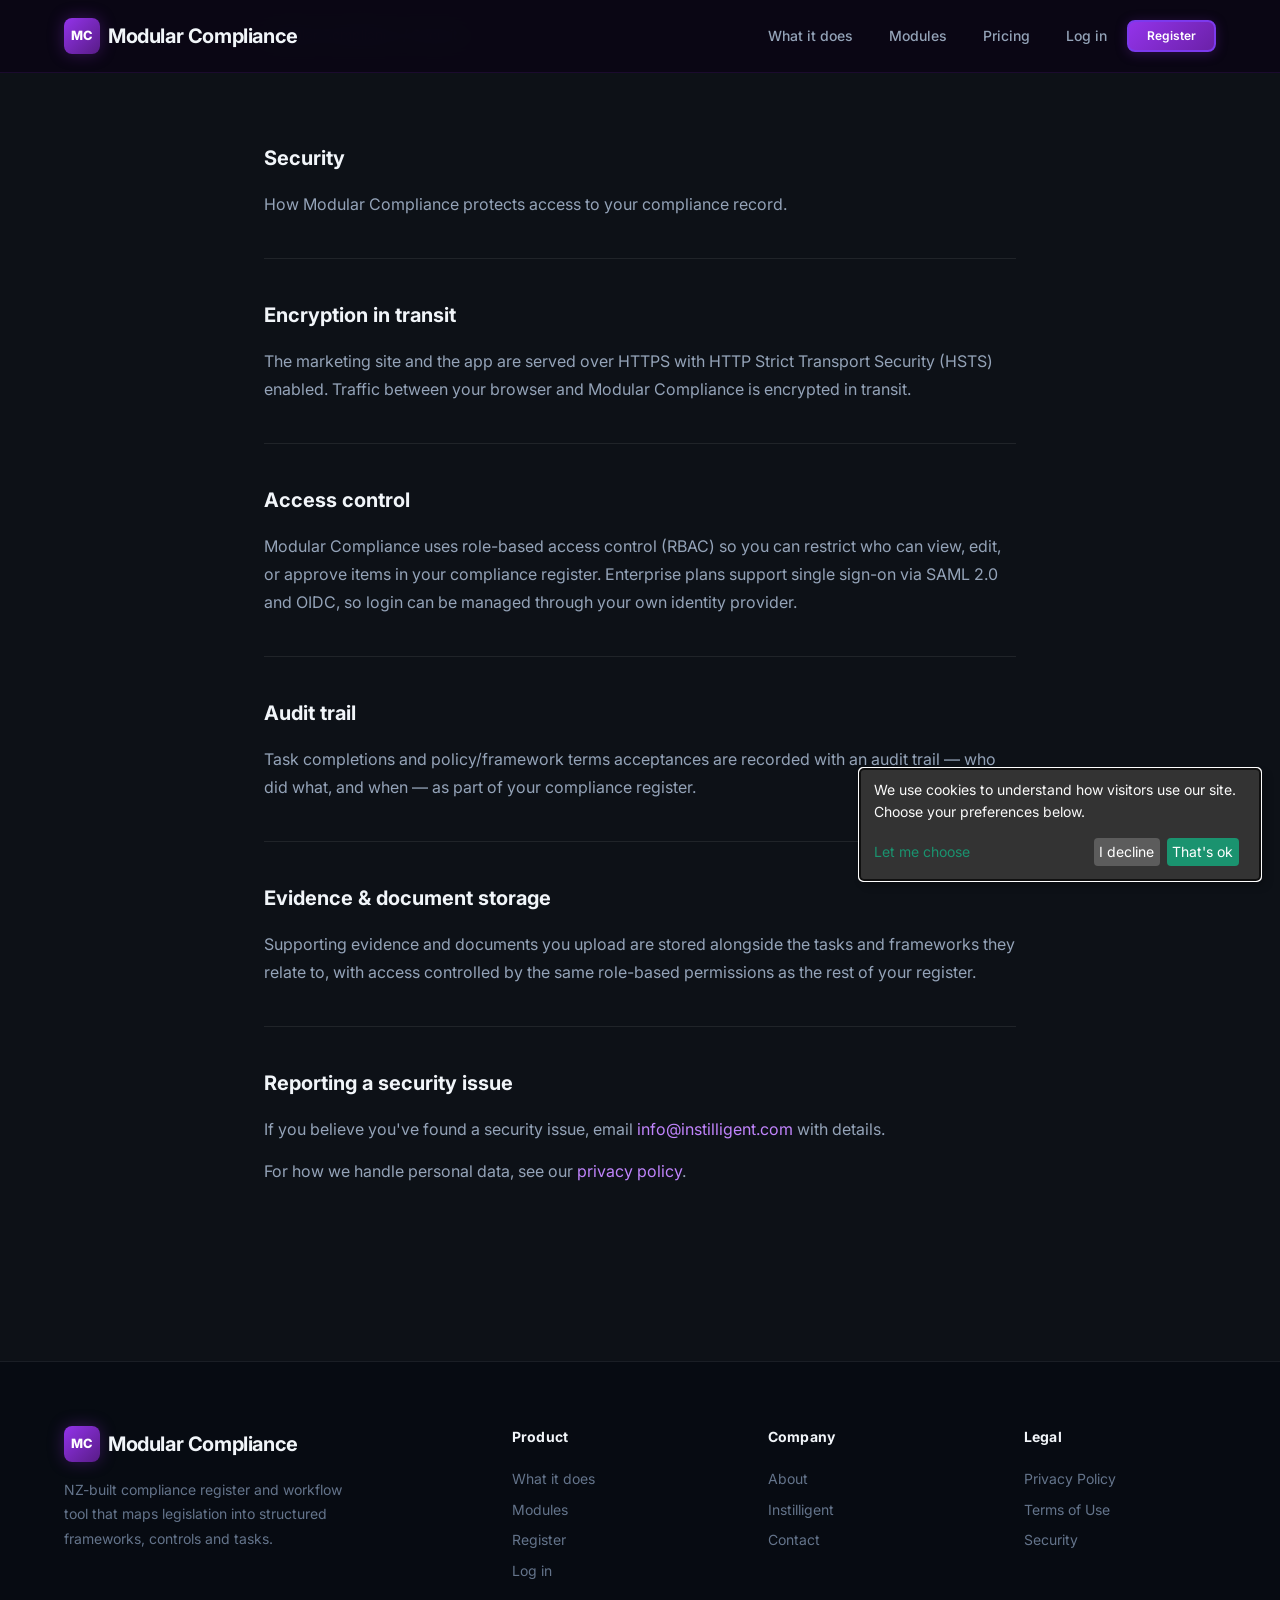
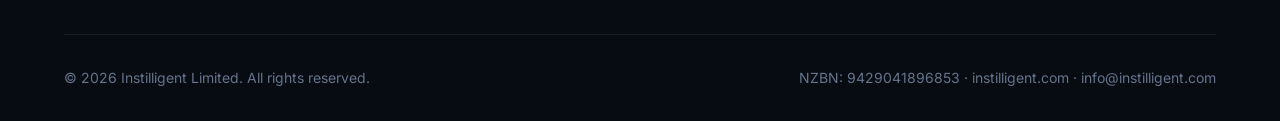
<file: pages/security.html>
<!DOCTYPE html>
<html lang="en">
<head>
    <meta charset="UTF-8">
    <meta name="viewport" content="width=device-width, initial-scale=1.0">

    <!-- Analytics + consent: GA4 G-NQZ08PD0MJ via consent-gated gtag (Klaro + Consent Mode v2, default denied) in /js/analytics.js. -->
    <link rel="stylesheet" href="/js/klaro.min.css">
    <script src="/js/analytics.js"></script>
    <script defer src="/js/klaro-no-css.js"></script>

    <title>Security — Modular Compliance</title>
    <meta name="description" content="How Modular Compliance handles access control, audit trail, evidence storage and encryption in transit.">
    <meta property="og:title" content="Security — Modular Compliance">
    <meta property="og:description" content="How Modular Compliance handles access control, data storage and encryption in transit.">
    <meta property="og:type" content="website">
    <meta property="og:url" content="https://modularcompliance.com/security">
    <meta property="og:site_name" content="Modular Compliance">
    <meta property="og:image" content="https://modularcompliance.com/images/og-image.png">
    <meta property="og:image:width" content="1200">
    <meta property="og:image:height" content="630">
    <link rel="canonical" href="https://modularcompliance.com/security">
    <link rel="icon" type="image/svg+xml" href="/images/favicon.svg">
    <link rel="preconnect" href="https://fonts.googleapis.com">
    <link rel="preconnect" href="https://fonts.gstatic.com" crossorigin>
    <link href="https://fonts.googleapis.com/css2?family=Inter:wght@400;500;600;700;800&display=swap" rel="stylesheet">
    <link rel="stylesheet" href="/css/style.css">
    <link rel="describedby" href="/llms.txt">

    <!-- No certification/rating markup here: verdict per marketing-audits/modular-compliance-2026-08-26-geo-crawlers.md
         is DROPPED for anything not visibly true. This page states only what is factual today. -->
    <script type="application/ld+json">
    {
      "@context": "https://schema.org",
      "@type": "BreadcrumbList",
      "itemListElement": [
        { "@type": "ListItem", "position": 1, "name": "Modular Compliance", "item": "https://modularcompliance.com/" },
        { "@type": "ListItem", "position": 2, "name": "Security", "item": "https://modularcompliance.com/security" }
      ]
    }
    </script>
    <style>
        .policy-body { max-width: 800px; margin: 0 auto; padding: 0 var(--sp-lg); }
        .policy-section { margin-bottom: 2.5rem; padding-bottom: 2.5rem; border-bottom: 1px solid var(--border); }
        .policy-section:last-child { border-bottom: none; }
        .policy-section h2 { font-size: var(--text-xl); font-weight: 700; color: var(--text); margin-bottom: 1rem; }
        .policy-section p { color: var(--text-muted); line-height: 1.75; margin-bottom: 0.85rem; }
        .policy-section p:last-child { margin-bottom: 0; }
        .policy-section ul { color: var(--text-muted); line-height: 1.75; padding-left: 1.5rem; margin-bottom: 0.85rem; }
        .policy-section li { margin-bottom: 0.4rem; }
        .policy-section a { color: var(--purple-400); }
        .policy-section a:hover { color: var(--purple-300); }
        .info-box { padding: 1rem 1.25rem; background: rgba(107,33,168,0.08); border: 1px solid rgba(107,33,168,0.25); border-radius: var(--r-lg); margin: 1rem 0; }
        .info-box p { margin-bottom: 0; color: var(--text-muted); font-size: var(--text-sm); }
        .breadcrumb { font-size: var(--text-sm); color: var(--text-dim); margin: 1.5rem auto 0; max-width: 800px; padding: 0 var(--sp-lg); }
        .breadcrumb a { color: var(--text-dim); }
        .breadcrumb a:hover { color: var(--purple-400); }
    </style>
</head>
<body>

<nav class="nav" id="navbar">
    <div class="container nav-container">
        <a href="/" class="nav-logo">
            <span class="logo-icon">MC</span>
            <span class="logo-text">Modular Compliance</span>
        </a>
        <button class="nav-toggle" id="navToggle" aria-label="Toggle navigation" aria-expanded="false">
            <span></span><span></span><span></span>
        </button>
        <div class="nav-links" id="navLinks">
            <a href="/#what-it-does" class="nav-link">What it does</a>
            <a href="/#modules" class="nav-link">Modules</a>
            <a href="/#pricing" class="nav-link">Pricing</a>
            <a href="https://app.modularcompliance.com/login" class="nav-link" data-cf-event="cta_click" data-cf-cta="nav_login">Log in</a>
            <a href="https://app.modularcompliance.com/register" class="btn btn-primary btn-sm" data-cf-event="cta_click" data-cf-cta="nav_register">Register</a>
        </div>
    </div>
</nav>

<nav class="breadcrumb" aria-label="Breadcrumb">
    <a href="/">Modular Compliance</a> / Security
</nav>

<div class="section">
    <div class="policy-body">

        <div class="policy-section">
            <h2>Security</h2>
            <p>
                How Modular Compliance protects access to your compliance record.
            </p>
        </div>

        <div class="policy-section">
            <h2>Encryption in transit</h2>
            <p>
                The marketing site and the app are served over HTTPS with HTTP Strict Transport Security
                (HSTS) enabled. Traffic between your browser and Modular Compliance is encrypted in
                transit.
            </p>
        </div>

        <div class="policy-section">
            <h2>Access control</h2>
            <p>
                Modular Compliance uses role-based access control (RBAC) so you can restrict who can view,
                edit, or approve items in your compliance register. Enterprise plans support single
                sign-on via SAML&nbsp;2.0 and OIDC, so login can be managed through your own identity
                provider.
            </p>
        </div>

        <div class="policy-section">
            <h2>Audit trail</h2>
            <p>
                Task completions and policy/framework terms acceptances are recorded with an audit trail —
                who did what, and when — as part of your compliance register.
            </p>
        </div>

        <div class="policy-section">
            <h2>Evidence &amp; document storage</h2>
            <p>
                Supporting evidence and documents you upload are stored alongside the tasks and frameworks
                they relate to, with access controlled by the same role-based permissions as the rest of
                your register.
            </p>
        </div>

        <div class="policy-section" style="border-bottom:none;">
            <h2>Reporting a security issue</h2>
            <p>
                If you believe you've found a security issue, email
                <a href="mailto:info@instilligent.com?subject=Security%20report%20%E2%80%94%20Modular%20Compliance">info@instilligent.com</a>
                with details.
            </p>
            <p>
                For how we handle personal data, see our <a href="/privacy">privacy policy</a>.
            </p>
        </div>

    </div>
</div>

<footer class="footer">
    <div class="container">
        <div class="footer-grid">
            <div>
                <a href="/" class="nav-logo" style="text-decoration:none;">
                    <span class="logo-icon">MC</span>
                    <span class="logo-text">Modular Compliance</span>
                </a>
                <p class="footer-brand-desc">NZ-built compliance register and workflow tool that maps legislation into structured frameworks, controls and tasks.</p>
            </div>
            <div class="footer-links">
                <h4>Product</h4>
                <a href="/#what-it-does">What it does</a>
                <a href="/#modules">Modules</a>
                <a href="https://app.modularcompliance.com/register" data-cf-event="cta_click" data-cf-cta="footer_links_register">Register</a>
                <a href="https://app.modularcompliance.com/login" data-cf-event="cta_click" data-cf-cta="footer_links_login">Log in</a>
            </div>
            <div class="footer-links">
                <h4>Company</h4>
                <a href="/about">About</a>
                <a href="https://instilligent.com" target="_blank" rel="noopener noreferrer">Instilligent</a>
                <a href="/contact">Contact</a>
            </div>
            <div class="footer-links">
                <h4>Legal</h4>
                <a href="/privacy">Privacy Policy</a>
                <a href="/terms">Terms of Use</a>
                <a href="/security">Security</a>
            </div>
        </div>
        <div class="footer-bottom">
            <p>&copy; 2026 Instilligent Limited. All rights reserved.</p>
            <p>NZBN: 9429041896853 &middot; <a href="https://instilligent.com" target="_blank" rel="noopener noreferrer">instilligent.com</a> &middot; <a href="mailto:info@instilligent.com">info@instilligent.com</a></p>
        </div>
    </div>
</footer>

<script src="/js/main.js"></script>
</body>
</html>
</file>
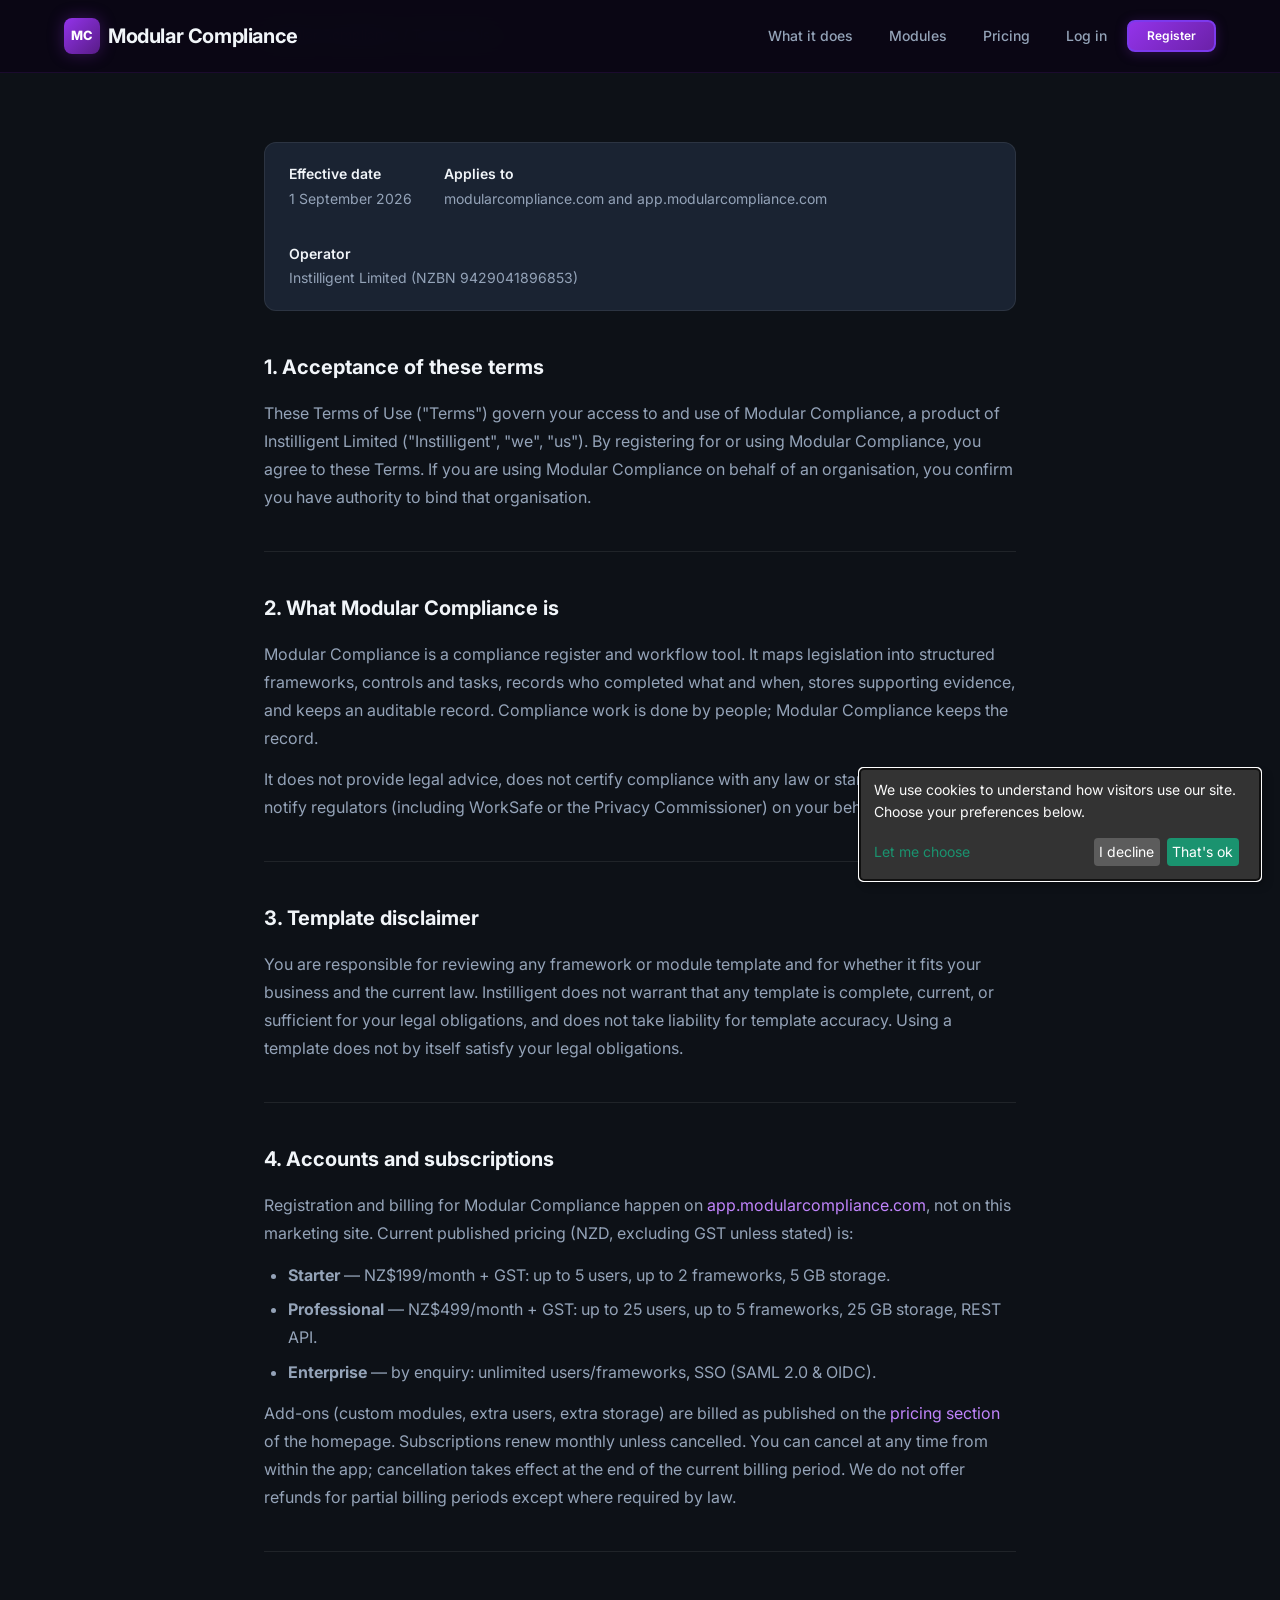
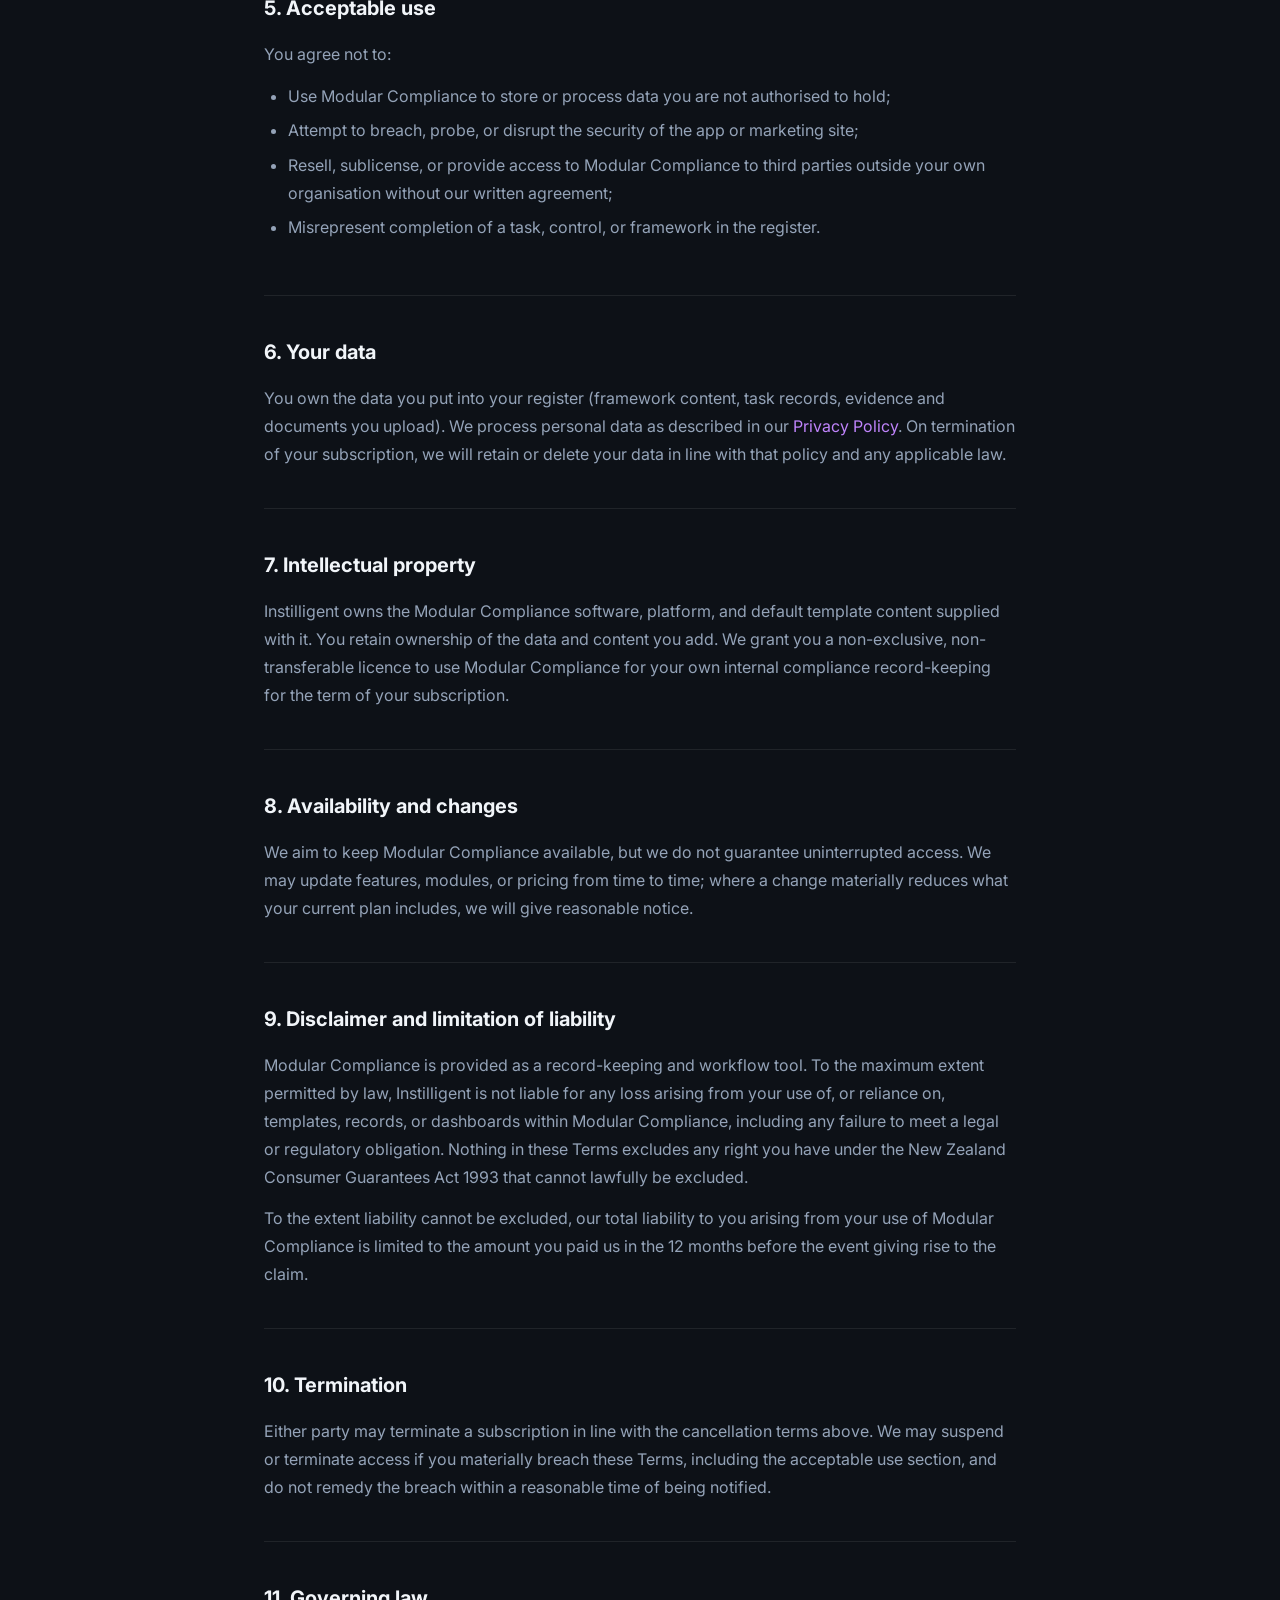
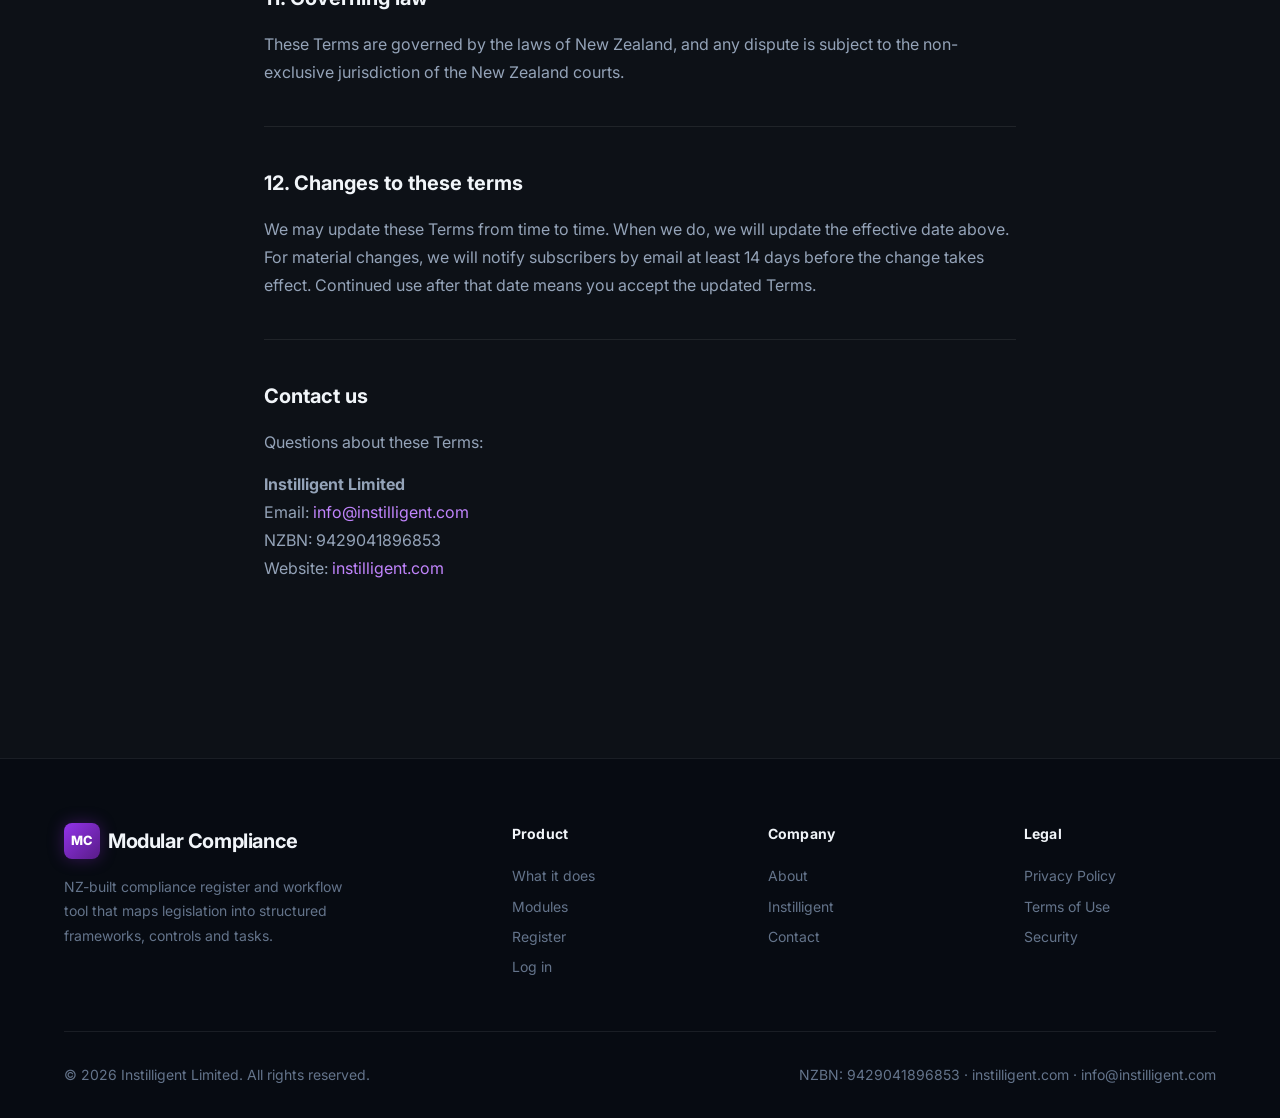
<file: pages/terms.html>
<!DOCTYPE html>
<html lang="en">
<head>
    <meta charset="UTF-8">
    <meta name="viewport" content="width=device-width, initial-scale=1.0">

    <!-- Analytics + consent: GA4 G-NQZ08PD0MJ via consent-gated gtag (Klaro + Consent Mode v2, default denied) in /js/analytics.js. -->
    <link rel="stylesheet" href="/js/klaro.min.css">
    <script src="/js/analytics.js"></script>
    <script defer src="/js/klaro-no-css.js"></script>

    <title>Terms of Use — Modular Compliance</title>
    <meta name="description" content="Terms of Use for Modular Compliance, operated by Instilligent Limited (NZBN 9429041896853). Subscription terms, template disclaimer, and use of the register.">
    <meta property="og:title" content="Terms of Use — Modular Compliance">
    <meta property="og:description" content="Terms of Use for Modular Compliance, operated by Instilligent Limited (NZ).">
    <meta property="og:type" content="website">
    <meta property="og:url" content="https://modularcompliance.com/terms">
    <meta property="og:site_name" content="Modular Compliance">
    <meta property="og:image" content="https://modularcompliance.com/images/og-image.png">
    <meta property="og:image:width" content="1200">
    <meta property="og:image:height" content="630">
    <link rel="canonical" href="https://modularcompliance.com/terms">
    <link rel="icon" type="image/svg+xml" href="/images/favicon.svg">
    <link rel="preconnect" href="https://fonts.googleapis.com">
    <link rel="preconnect" href="https://fonts.gstatic.com" crossorigin>
    <link href="https://fonts.googleapis.com/css2?family=Inter:wght@400;500;600;700;800&display=swap" rel="stylesheet">
    <link rel="stylesheet" href="/css/style.css">
    <link rel="describedby" href="/llms.txt">

    <!-- DRAFT legal text — human-approval queue item (not in the brief's explicit list, but a binding
         contract should get a solicitor's pass before being relied on). See end-of-job summary. -->
    <script type="application/ld+json">
    {
      "@context": "https://schema.org",
      "@type": "BreadcrumbList",
      "itemListElement": [
        { "@type": "ListItem", "position": 1, "name": "Modular Compliance", "item": "https://modularcompliance.com/" },
        { "@type": "ListItem", "position": 2, "name": "Terms of Use", "item": "https://modularcompliance.com/terms" }
      ]
    }
    </script>
    <style>
        .policy-body { max-width: 800px; margin: 0 auto; padding: 0 var(--sp-lg); }
        .policy-section { margin-bottom: 2.5rem; padding-bottom: 2.5rem; border-bottom: 1px solid var(--border); }
        .policy-section:last-child { border-bottom: none; }
        .policy-section h2 { font-size: var(--text-xl); font-weight: 700; color: var(--text); margin-bottom: 1rem; }
        .policy-section h3 { font-size: var(--text-base); font-weight: 600; color: var(--text); margin: 1.25rem 0 0.5rem; }
        .policy-section p { color: var(--text-muted); line-height: 1.75; margin-bottom: 0.85rem; }
        .policy-section p:last-child { margin-bottom: 0; }
        .policy-section ul, .policy-section ol { color: var(--text-muted); line-height: 1.75; padding-left: 1.5rem; margin-bottom: 0.85rem; }
        .policy-section li { margin-bottom: 0.4rem; }
        .policy-section a { color: var(--purple-400); }
        .policy-section a:hover { color: var(--purple-300); }
        .info-box { padding: 1rem 1.25rem; background: rgba(107,33,168,0.08); border: 1px solid rgba(107,33,168,0.25); border-radius: var(--r-lg); margin: 1rem 0; }
        .info-box p { margin-bottom: 0; color: var(--text-muted); font-size: var(--text-sm); }
        .policy-meta { display: flex; gap: 2rem; flex-wrap: wrap; padding: 1.25rem 1.5rem; background: var(--bg-card); border: 1px solid var(--border); border-radius: var(--r-lg); margin-bottom: 2.5rem; font-size: var(--text-sm); }
        .policy-meta-item strong { display: block; color: var(--text); font-weight: 600; margin-bottom: 0.15rem; }
        .policy-meta-item span { color: var(--text-muted); }
        .breadcrumb { font-size: var(--text-sm); color: var(--text-dim); margin: 1.5rem auto 0; max-width: 800px; padding: 0 var(--sp-lg); }
        .breadcrumb a { color: var(--text-dim); }
        .breadcrumb a:hover { color: var(--purple-400); }
    </style>
</head>
<body>

<nav class="nav" id="navbar">
    <div class="container nav-container">
        <a href="/" class="nav-logo">
            <span class="logo-icon">MC</span>
            <span class="logo-text">Modular Compliance</span>
        </a>
        <button class="nav-toggle" id="navToggle" aria-label="Toggle navigation" aria-expanded="false">
            <span></span><span></span><span></span>
        </button>
        <div class="nav-links" id="navLinks">
            <a href="/#what-it-does" class="nav-link">What it does</a>
            <a href="/#modules" class="nav-link">Modules</a>
            <a href="/#pricing" class="nav-link">Pricing</a>
            <a href="https://app.modularcompliance.com/login" class="nav-link" data-cf-event="cta_click" data-cf-cta="nav_login">Log in</a>
            <a href="https://app.modularcompliance.com/register" class="btn btn-primary btn-sm" data-cf-event="cta_click" data-cf-cta="nav_register">Register</a>
        </div>
    </div>
</nav>

<nav class="breadcrumb" aria-label="Breadcrumb">
    <a href="/">Modular Compliance</a> / Terms of Use
</nav>

<div class="section">
    <div class="policy-body">

        <div class="policy-meta">
            <div class="policy-meta-item"><strong>Effective date</strong><span>1 September 2026</span></div>
            <div class="policy-meta-item"><strong>Applies to</strong><span>modularcompliance.com and app.modularcompliance.com</span></div>
            <div class="policy-meta-item"><strong>Operator</strong><span>Instilligent Limited (NZBN 9429041896853)</span></div>
        </div>

        <div class="policy-section">
            <h2>1. Acceptance of these terms</h2>
            <p>
                These Terms of Use ("Terms") govern your access to and use of Modular Compliance, a
                product of Instilligent Limited ("Instilligent", "we", "us"). By registering for or using
                Modular Compliance, you agree to these Terms. If you are using Modular Compliance on
                behalf of an organisation, you confirm you have authority to bind that organisation.
            </p>
        </div>

        <div class="policy-section">
            <h2>2. What Modular Compliance is</h2>
            <p>
                Modular Compliance is a compliance register and workflow tool. It maps legislation into
                structured frameworks, controls and tasks, records who completed what and when, stores
                supporting evidence, and keeps an auditable record. Compliance work is done by people;
                Modular Compliance keeps the record.
            </p>
            <p>
                It does not provide legal advice, does not certify compliance with any law or standard, and does not notify
                regulators (including WorkSafe or the Privacy Commissioner) on your behalf.
            </p>
        </div>

        <div class="policy-section">
            <h2>3. Template disclaimer</h2>
            <p>
                You are responsible for reviewing any framework or module template and for whether it fits
                your business and the current law. Instilligent does not warrant that any
                template is complete, current, or sufficient for your legal obligations, and does not take
                liability for template accuracy. Using a template does not by itself satisfy your legal
                obligations.
            </p>
        </div>

        <div class="policy-section">
            <h2>4. Accounts and subscriptions</h2>
            <p>
                Registration and billing for Modular Compliance happen on
                <a href="https://app.modularcompliance.com/register" target="_blank" rel="noopener noreferrer">app.modularcompliance.com</a>,
                not on this marketing site. Current published pricing (NZD, excluding GST unless stated) is:
            </p>
            <ul>
                <li><strong>Starter</strong> — NZ$199/month + GST: up to 5 users, up to 2 frameworks, 5&nbsp;GB storage.</li>
                <li><strong>Professional</strong> — NZ$499/month + GST: up to 25 users, up to 5 frameworks, 25&nbsp;GB storage, REST API.</li>
                <li><strong>Enterprise</strong> — by enquiry: unlimited users/frameworks, SSO (SAML&nbsp;2.0 &amp; OIDC).</li>
            </ul>
            <p>
                Add-ons (custom modules, extra users, extra storage) are billed as published on the
                <a href="/#pricing">pricing section</a> of the homepage. Subscriptions renew monthly unless
                cancelled. You can cancel at any time from within the app; cancellation takes effect at the
                end of the current billing period. We do not offer refunds for partial billing periods
                except where required by law.
            </p>
        </div>

        <div class="policy-section">
            <h2>5. Acceptable use</h2>
            <p>You agree not to:</p>
            <ul>
                <li>Use Modular Compliance to store or process data you are not authorised to hold;</li>
                <li>Attempt to breach, probe, or disrupt the security of the app or marketing site;</li>
                <li>Resell, sublicense, or provide access to Modular Compliance to third parties outside your own organisation without our written agreement;</li>
                <li>Misrepresent completion of a task, control, or framework in the register.</li>
            </ul>
        </div>

        <div class="policy-section">
            <h2>6. Your data</h2>
            <p>
                You own the data you put into your register (framework content, task records, evidence
                and documents you upload). We process personal data as described in our
                <a href="/privacy">Privacy Policy</a>. On termination of your subscription, we will retain
                or delete your data in line with that policy and any applicable law.
            </p>
        </div>

        <div class="policy-section">
            <h2>7. Intellectual property</h2>
            <p>
                Instilligent owns the Modular Compliance software, platform, and default template content
                supplied with it. You retain ownership of the data and content you add. We grant you a
                non-exclusive, non-transferable licence to use Modular Compliance for your own internal
                compliance record-keeping for the term of your subscription.
            </p>
        </div>

        <div class="policy-section">
            <h2>8. Availability and changes</h2>
            <p>
                We aim to keep Modular Compliance available, but we do not guarantee uninterrupted access.
                We may update features, modules, or pricing from time to time; where a change materially
                reduces what your current plan includes, we will give reasonable notice.
            </p>
        </div>

        <div class="policy-section">
            <h2>9. Disclaimer and limitation of liability</h2>
            <p>
                Modular Compliance is provided as a record-keeping and workflow tool. To the maximum extent
                permitted by law, Instilligent is not liable for any loss arising from your use of, or
                reliance on, templates, records, or dashboards within Modular Compliance, including any
                failure to meet a legal or regulatory obligation. Nothing in these Terms excludes any
                right you have under the New Zealand Consumer Guarantees Act 1993 that cannot lawfully be
                excluded.
            </p>
            <p>
                To the extent liability cannot be excluded, our total liability to you arising from your
                use of Modular Compliance is limited to the amount you paid us in the 12 months before the
                event giving rise to the claim.
            </p>
        </div>

        <div class="policy-section">
            <h2>10. Termination</h2>
            <p>
                Either party may terminate a subscription in line with the cancellation terms above. We may
                suspend or terminate access if you materially breach these Terms, including the acceptable
                use section, and do not remedy the breach within a reasonable time of being notified.
            </p>
        </div>

        <div class="policy-section">
            <h2>11. Governing law</h2>
            <p>
                These Terms are governed by the laws of New Zealand, and any dispute is subject to the
                non-exclusive jurisdiction of the New Zealand courts.
            </p>
        </div>

        <div class="policy-section">
            <h2>12. Changes to these terms</h2>
            <p>
                We may update these Terms from time to time. When we do, we will update the effective date
                above. For material changes, we will notify subscribers by email at least 14 days before
                the change takes effect. Continued use after that date means you accept the updated Terms.
            </p>
        </div>

        <div class="policy-section" style="border-bottom:none;">
            <h2>Contact us</h2>
            <p>Questions about these Terms:</p>
            <p>
                <strong>Instilligent Limited</strong><br>
                Email: <a href="mailto:info@instilligent.com?subject=Modular%20Compliance%20-%20Terms">info@instilligent.com</a><br>
                NZBN: 9429041896853<br>
                Website: <a href="https://instilligent.com" target="_blank" rel="noopener noreferrer">instilligent.com</a>
            </p>
        </div>

    </div>
</div>

<footer class="footer">
    <div class="container">
        <div class="footer-grid">
            <div>
                <a href="/" class="nav-logo" style="text-decoration:none;">
                    <span class="logo-icon">MC</span>
                    <span class="logo-text">Modular Compliance</span>
                </a>
                <p class="footer-brand-desc">NZ-built compliance register and workflow tool that maps legislation into structured frameworks, controls and tasks.</p>
            </div>
            <div class="footer-links">
                <h4>Product</h4>
                <a href="/#what-it-does">What it does</a>
                <a href="/#modules">Modules</a>
                <a href="https://app.modularcompliance.com/register" data-cf-event="cta_click" data-cf-cta="footer_links_register">Register</a>
                <a href="https://app.modularcompliance.com/login" data-cf-event="cta_click" data-cf-cta="footer_links_login">Log in</a>
            </div>
            <div class="footer-links">
                <h4>Company</h4>
                <a href="/about">About</a>
                <a href="https://instilligent.com" target="_blank" rel="noopener noreferrer">Instilligent</a>
                <a href="/contact">Contact</a>
            </div>
            <div class="footer-links">
                <h4>Legal</h4>
                <a href="/privacy">Privacy Policy</a>
                <a href="/terms">Terms of Use</a>
                <a href="/security">Security</a>
            </div>
        </div>
        <div class="footer-bottom">
            <p>&copy; 2026 Instilligent Limited. All rights reserved.</p>
            <p>NZBN: 9429041896853 &middot; <a href="https://instilligent.com" target="_blank" rel="noopener noreferrer">instilligent.com</a> &middot; <a href="mailto:info@instilligent.com">info@instilligent.com</a></p>
        </div>
    </div>
</footer>

<script src="/js/main.js"></script>
</body>
</html>
</file>
<file: css/style.css>
/* ============================================================
   Modular Compliance — Design System
   Dark Mode | Brand Purple #6B21A8 | Inter Font
   ============================================================ */

:root {
    /* Purple palette */
    --purple-200: #e9d5ff;
    --purple-300: #d8b4fe;
    --purple-400: #c084fc;
    --purple-500: #a855f7;
    --purple-600: #9333ea;
    --purple-700: #7c3aed;
    --purple-800: #6B21A8;
    --purple-900: #581c87;
    --purple-950: #3b0764;

    /* Dark backgrounds */
    --bg:          #0d1117;
    --bg-alt:      #161b27;
    --bg-card:     #1a2332;
    --bg-elevated: #1e293b;
    --bg-dark:     #070b12;

    /* Text */
    --text:       #f1f5f9;
    --text-muted: #94a3b8;
    --text-dim:   #64748b;

    /* Borders */
    --border:        rgba(255,255,255,0.08);
    --border-light:  rgba(255,255,255,0.13);
    --border-purple: rgba(107,33,168,0.45);

    /* Semantic */
    --primary:       #9333ea;
    --primary-light: #c084fc;
    --primary-dark:  #6B21A8;

    /* Spacing */
    --sp-xs:  0.25rem;
    --sp-sm:  0.5rem;
    --sp-md:  1rem;
    --sp-lg:  1.5rem;
    --sp-xl:  2rem;
    --sp-2xl: 3rem;
    --sp-3xl: 4rem;
    --sp-4xl: 6rem;

    /* Typography */
    --font: 'Inter', -apple-system, BlinkMacSystemFont, 'Segoe UI', sans-serif;
    --text-xs:   0.75rem;
    --text-sm:   0.875rem;
    --text-base: 1rem;
    --text-lg:   1.125rem;
    --text-xl:   1.25rem;
    --text-2xl:  1.5rem;
    --text-3xl:  1.875rem;
    --text-4xl:  2.25rem;
    --text-5xl:  3rem;

    /* Radius */
    --r-sm:   0.375rem;
    --r-md:   0.5rem;
    --r-lg:   0.75rem;
    --r-xl:   1rem;
    --r-2xl:  1.5rem;
    --r-full: 9999px;

    /* Shadows */
    --shadow-md: 0 4px 12px rgba(0,0,0,0.4);
    --shadow-lg: 0 10px 30px rgba(0,0,0,0.5);
    --shadow-purple: 0 4px 20px rgba(107,33,168,0.3);

    /* Transition */
    --t: 0.2s ease;
    --t-slow: 0.3s ease;
}

/* ============================================================
   Reset & Base
   ============================================================ */
*, *::before, *::after { box-sizing: border-box; margin: 0; padding: 0; }
html { scroll-behavior: smooth; -webkit-font-smoothing: antialiased; }

body {
    font-family: var(--font);
    font-size: var(--text-base);
    line-height: 1.6;
    color: var(--text);
    background: var(--bg);
}

img { max-width: 100%; height: auto; display: block; }
a { color: var(--primary-light); text-decoration: none; transition: color var(--t); }
a:hover { color: var(--purple-300); }

.container {
    max-width: 1200px;
    margin: 0 auto;
    padding: 0 var(--sp-lg);
}

/* ============================================================
   Navigation
   ============================================================ */
.nav {
    position: fixed;
    top: 0; left: 0; right: 0;
    z-index: 1000;
    background: rgba(10,6,20,0.9);
    backdrop-filter: blur(16px);
    -webkit-backdrop-filter: blur(16px);
    border-bottom: 1px solid rgba(107,33,168,0.18);
    transition: all var(--t-slow);
}
.nav.scrolled {
    background: rgba(10,6,20,0.97);
    border-bottom-color: rgba(107,33,168,0.32);
    box-shadow: 0 4px 24px rgba(0,0,0,0.45);
}
.nav-container {
    display: flex;
    align-items: center;
    justify-content: space-between;
    height: 72px;
}
.nav-logo {
    display: flex;
    align-items: center;
    gap: var(--sp-sm);
    font-weight: 700;
    font-size: var(--text-xl);
    color: var(--text);
    text-decoration: none;
}
.nav-logo:hover { color: var(--text); }

.logo-icon {
    display: flex;
    align-items: center;
    justify-content: center;
    width: 36px; height: 36px;
    background: linear-gradient(135deg, var(--purple-600), var(--purple-900));
    color: white;
    border-radius: var(--r-md);
    font-weight: 800;
    font-size: 0.8rem;
    letter-spacing: -0.02em;
    box-shadow: 0 0 16px rgba(107,33,168,0.45);
    flex-shrink: 0;
}
.logo-text { letter-spacing: -0.02em; }

.nav-links {
    display: flex;
    align-items: center;
    gap: var(--sp-xs);
}
.nav-link {
    padding: var(--sp-sm) var(--sp-md);
    color: var(--text-muted);
    font-weight: 500;
    font-size: var(--text-sm);
    border-radius: var(--r-md);
    transition: all var(--t);
    text-decoration: none;
}
.nav-link:hover, .nav-link.active {
    color: var(--purple-300);
    background: rgba(107,33,168,0.1);
}
.nav-toggle {
    display: none;
    background: none;
    border: none;
    cursor: pointer;
    padding: var(--sp-sm);
    flex-direction: column;
    gap: 5px;
}
.nav-toggle span {
    display: block;
    width: 24px; height: 2px;
    background: var(--text-muted);
    border-radius: 2px;
    transition: var(--t);
}

/* ============================================================
   Buttons
   ============================================================ */
.btn {
    display: inline-flex;
    align-items: center;
    gap: var(--sp-sm);
    font-weight: 600;
    font-size: var(--text-sm);
    border: 2px solid transparent;
    border-radius: var(--r-md);
    cursor: pointer;
    transition: all var(--t);
    text-decoration: none;
    white-space: nowrap;
    line-height: 1;
}
.btn-sm  { padding: 8px 18px; font-size: var(--text-xs); }
.btn-md  { padding: 11px 24px; }
.btn-lg  { padding: 15px 32px; font-size: var(--text-base); }
.btn-full { width: 100%; justify-content: center; }

.btn-primary {
    background: linear-gradient(135deg, var(--purple-600), var(--purple-800));
    color: white;
    border-color: var(--purple-700);
    box-shadow: 0 2px 12px rgba(107,33,168,0.35);
}
.btn-primary:hover {
    background: linear-gradient(135deg, var(--purple-500), var(--purple-700));
    color: white;
    transform: translateY(-1px);
    box-shadow: 0 6px 22px rgba(107,33,168,0.5);
}
.btn-outline {
    background: transparent;
    color: var(--purple-300);
    border-color: rgba(107,33,168,0.4);
}
.btn-outline:hover {
    background: rgba(107,33,168,0.1);
    border-color: var(--purple-500);
    color: var(--purple-200);
}
.btn-ghost {
    background: rgba(255,255,255,0.05);
    color: var(--text-muted);
    border-color: var(--border);
}
.btn-ghost:hover {
    background: rgba(255,255,255,0.09);
    color: var(--text);
    border-color: var(--border-light);
}

/* ============================================================
   Hero
   ============================================================ */
.hero {
    position: relative;
    min-height: 92vh;
    display: flex;
    align-items: center;
    padding-top: 72px;
    overflow: hidden;
    background: var(--bg);
}
.hero::before {
    content: '';
    position: absolute;
    inset: 0;
    background-image:
        linear-gradient(rgba(107,33,168,0.07) 1px, transparent 1px),
        linear-gradient(90deg, rgba(107,33,168,0.07) 1px, transparent 1px);
    background-size: 60px 60px;
    mask-image: radial-gradient(ellipse 80% 60% at 50% 40%, black 10%, transparent 80%);
    -webkit-mask-image: radial-gradient(ellipse 80% 60% at 50% 40%, black 10%, transparent 80%);
    pointer-events: none;
}
.hero-bg {
    position: absolute;
    inset: 0;
    background:
        radial-gradient(ellipse at 20% 50%, rgba(107,33,168,0.22) 0%, transparent 55%),
        radial-gradient(ellipse at 80% 20%, rgba(147,51,234,0.16) 0%, transparent 50%),
        radial-gradient(ellipse at 55% 90%, rgba(107,33,168,0.1) 0%, transparent 50%);
    pointer-events: none;
}
.hero-content {
    position: relative;
    z-index: 1;
    text-align: center;
    padding: var(--sp-4xl) 0;
    max-width: 860px;
    margin: 0 auto;
}
.hero-badge {
    display: inline-flex;
    align-items: center;
    gap: var(--sp-sm);
    padding: 6px 18px;
    background: rgba(107,33,168,0.15);
    color: var(--purple-300);
    border: 1px solid rgba(107,33,168,0.3);
    border-radius: var(--r-full);
    font-size: var(--text-sm);
    font-weight: 600;
    margin-bottom: var(--sp-xl);
    letter-spacing: 0.01em;
}
.badge-dot {
    width: 7px; height: 7px;
    background: var(--purple-400);
    border-radius: 50%;
    animation: pulse 2s infinite;
}
@keyframes pulse {
    0%, 100% { opacity: 1; transform: scale(1); }
    50% { opacity: 0.6; transform: scale(0.85); }
}
.hero-title {
    font-size: clamp(2.4rem, 5.5vw, 4rem);
    font-weight: 800;
    line-height: 1.1;
    letter-spacing: -0.03em;
    color: var(--text);
    margin-bottom: var(--sp-lg);
}
.hero-tagline {
    font-size: clamp(1.4rem, 3vw, 2.1rem);
    font-weight: 700;
    color: var(--text-muted);
    letter-spacing: -0.02em;
    margin-bottom: var(--sp-xl);
}
.text-gradient {
    background: linear-gradient(135deg, var(--purple-400), var(--purple-200));
    -webkit-background-clip: text;
    -webkit-text-fill-color: transparent;
    background-clip: text;
}
.hero-subtitle {
    font-size: var(--text-lg);
    color: var(--text-muted);
    max-width: 640px;
    margin: 0 auto var(--sp-2xl);
    line-height: 1.75;
}
.hero-actions {
    display: flex;
    gap: var(--sp-md);
    justify-content: center;
    flex-wrap: wrap;
    margin-bottom: var(--sp-md);
}
.hero-note {
    font-size: var(--text-sm);
    color: var(--text-dim);
    margin-bottom: var(--sp-3xl);
}
.hero-stats {
    display: flex;
    justify-content: center;
    align-items: center;
    gap: var(--sp-2xl);
    padding-top: var(--sp-2xl);
    border-top: 1px solid var(--border);
}
.stat { text-align: center; }
.stat-number {
    display: block;
    font-size: var(--text-3xl);
    font-weight: 800;
    color: var(--purple-400);
    line-height: 1;
    letter-spacing: -0.02em;
}
.stat-label { font-size: var(--text-sm); color: var(--text-muted); margin-top: 4px; }
.stat-divider { width: 1px; height: 48px; background: var(--border); }

/* ============================================================
   Sections
   ============================================================ */
.section { padding: var(--sp-4xl) 0; }
.section-alt { background: var(--bg-alt); }
.section-dark {
    background: linear-gradient(150deg, #090512 0%, #12091e 60%, #0d1117 100%);
}
.section-header {
    text-align: center;
    max-width: 640px;
    margin: 0 auto var(--sp-3xl);
}
.section-tag {
    display: inline-block;
    padding: 4px 14px;
    background: rgba(107,33,168,0.13);
    color: var(--purple-300);
    border: 1px solid rgba(107,33,168,0.25);
    border-radius: var(--r-full);
    font-size: var(--text-xs);
    font-weight: 700;
    text-transform: uppercase;
    letter-spacing: 0.06em;
    margin-bottom: var(--sp-md);
}
.section-title {
    font-size: clamp(1.875rem, 3.5vw, 2.25rem);
    font-weight: 800;
    letter-spacing: -0.025em;
    color: var(--text);
    margin-bottom: var(--sp-md);
}
.section-subtitle {
    font-size: var(--text-lg);
    color: var(--text-muted);
    line-height: 1.75;
}

/* ============================================================
   Cards
   ============================================================ */
.card-grid {
    display: grid;
    grid-template-columns: repeat(auto-fit, minmax(280px, 1fr));
    gap: var(--sp-xl);
}
.card {
    padding: var(--sp-2xl);
    background: var(--bg-card);
    border: 1px solid var(--border);
    border-radius: var(--r-xl);
    transition: all var(--t-slow);
}
.card-hover:hover {
    border-color: var(--border-purple);
    box-shadow: 0 4px 24px rgba(107,33,168,0.14), 0 2px 8px rgba(0,0,0,0.4);
    transform: translateY(-2px);
}
.card-icon {
    display: flex;
    align-items: center;
    justify-content: center;
    width: 52px; height: 52px;
    background: rgba(107,33,168,0.14);
    color: var(--purple-400);
    border: 1px solid rgba(107,33,168,0.22);
    border-radius: var(--r-lg);
    margin-bottom: var(--sp-lg);
}
.card-title {
    font-size: var(--text-xl);
    font-weight: 700;
    margin-bottom: var(--sp-sm);
    color: var(--text);
}
.card-text {
    color: var(--text-muted);
    line-height: 1.75;
}

/* ============================================================
   Module Grid
   ============================================================ */
.module-grid {
    display: grid;
    grid-template-columns: repeat(auto-fit, minmax(250px, 1fr));
    gap: var(--sp-lg);
}
.module-card {
    padding: var(--sp-xl);
    background: var(--bg-card);
    border: 1px solid var(--border);
    border-radius: var(--r-xl);
    transition: all var(--t-slow);
    position: relative;
    overflow: hidden;
}
.module-card::before {
    content: '';
    position: absolute;
    top: 0; left: 0; right: 0;
    height: 3px;
    background: linear-gradient(90deg, var(--purple-700), var(--purple-500));
    transform: scaleX(0);
    transform-origin: left;
    transition: transform var(--t-slow);
}
.module-card:hover {
    border-color: rgba(107,33,168,0.35);
    box-shadow: 0 4px 20px rgba(107,33,168,0.12), 0 2px 8px rgba(0,0,0,0.3);
    transform: translateY(-2px);
}
.module-card:hover::before { transform: scaleX(1); }
.module-icon {
    display: flex;
    align-items: center;
    justify-content: center;
    width: 44px; height: 44px;
    background: rgba(107,33,168,0.12);
    color: var(--purple-400);
    border-radius: var(--r-md);
    margin-bottom: var(--sp-md);
}
.module-card h3 {
    font-size: var(--text-base);
    font-weight: 700;
    margin-bottom: var(--sp-sm);
    color: var(--text);
}
.module-card p {
    font-size: var(--text-sm);
    color: var(--text-muted);
    line-height: 1.65;
    margin-bottom: var(--sp-sm);
}
.module-tag {
    display: inline-block;
    font-size: 0.69rem;
    color: var(--purple-400);
    background: rgba(107,33,168,0.1);
    border: 1px solid rgba(107,33,168,0.2);
    padding: 2px 8px;
    border-radius: var(--r-full);
    font-weight: 600;
    letter-spacing: 0.02em;
}

/* ============================================================
   Feature Split
   ============================================================ */
.feature-grid {
    display: grid;
    grid-template-columns: 1fr 1fr;
    gap: var(--sp-4xl);
    align-items: center;
}
.feature-grid.reverse .feature-visual { order: -1; }
.feature-text-lead {
    font-size: var(--text-lg);
    color: var(--text-muted);
    line-height: 1.75;
    margin-bottom: var(--sp-2xl);
}
.feature-list {
    display: flex;
    flex-direction: column;
    gap: var(--sp-lg);
    margin-bottom: var(--sp-2xl);
}
.feature-item { display: flex; gap: var(--sp-md); }
.feature-item-icon {
    display: flex;
    align-items: center;
    justify-content: center;
    width: 36px; height: 36px;
    background: rgba(107,33,168,0.12);
    color: var(--purple-400);
    border-radius: var(--r-md);
    flex-shrink: 0;
}
.feature-item-body strong {
    display: block;
    color: var(--text);
    font-size: var(--text-sm);
    font-weight: 700;
    margin-bottom: 2px;
}
.feature-item-body p { font-size: var(--text-sm); color: var(--text-muted); line-height: 1.6; margin: 0; }

/* Visual dashboard mock */
.visual-card {
    background: var(--bg-alt);
    border: 1px solid var(--border);
    border-radius: var(--r-xl);
    overflow: hidden;
    box-shadow: var(--shadow-lg);
}
.visual-header {
    display: flex;
    align-items: center;
    gap: 6px;
    padding: var(--sp-md) var(--sp-lg);
    background: rgba(0,0,0,0.28);
    border-bottom: 1px solid var(--border);
}
.visual-dot { width: 10px; height: 10px; border-radius: 50%; }
.visual-dot.red    { background: #ef4444; }
.visual-dot.yellow { background: #f59e0b; }
.visual-dot.green  { background: #22c55e; }
.visual-bar-title { margin-left: var(--sp-sm); font-size: var(--text-xs); color: var(--text-dim); font-weight: 600; }
.visual-body { padding: var(--sp-xl); }
.visual-score-row {
    display: flex;
    align-items: center;
    gap: var(--sp-xl);
    margin-bottom: var(--sp-xl);
    padding-bottom: var(--sp-xl);
    border-bottom: 1px solid var(--border);
}
.score-circle {
    width: 88px; height: 88px;
    border-radius: 50%;
    background: conic-gradient(var(--purple-500) 0% 94%, rgba(255,255,255,0.08) 94% 100%);
    display: flex;
    align-items: center;
    justify-content: center;
    flex-shrink: 0;
    position: relative;
}
.score-circle::before {
    content: '';
    position: absolute;
    width: 70px; height: 70px;
    background: var(--bg-alt);
    border-radius: 50%;
}
.score-circle-text {
    position: relative;
    z-index: 1;
    text-align: center;
}
.score-circle-text .num { font-size: var(--text-xl); font-weight: 800; color: var(--text); line-height: 1; }
.score-circle-text .pct { font-size: 0.65rem; color: var(--text-dim); }
.score-info { flex: 1; }
.score-info strong { display: block; font-size: var(--text-base); font-weight: 700; color: var(--text); margin-bottom: 2px; }
.score-info span { font-size: var(--text-xs); color: var(--text-muted); }
.score-meta { font-size: var(--text-xs); color: #22c55e; margin-top: var(--sp-sm); font-weight: 600; }
.visual-stat { margin-bottom: var(--sp-md); }
.visual-stat:last-child { margin-bottom: 0; }
.visual-stat-label {
    display: flex;
    justify-content: space-between;
    margin-bottom: 5px;
    font-size: var(--text-xs);
}
.visual-stat-label span:first-child { color: var(--text-muted); }
.visual-stat-label span:last-child  { color: var(--text); font-weight: 600; }
.visual-bar {
    height: 6px;
    background: rgba(255,255,255,0.07);
    border-radius: var(--r-full);
    overflow: hidden;
}
.visual-bar-fill {
    height: 100%;
    border-radius: var(--r-full);
}
.fill-purple  { background: linear-gradient(90deg, var(--purple-700), var(--purple-500)); }
.fill-green   { background: linear-gradient(90deg, #15803d, #22c55e); }
.fill-amber   { background: linear-gradient(90deg, #b45309, #f59e0b); }
.fill-blue    { background: linear-gradient(90deg, #1d4ed8, #60a5fa); }

/* ============================================================
   Pricing Cards
   ============================================================ */
.pricing-grid {
    display: grid;
    grid-template-columns: repeat(3, 1fr);
    gap: var(--sp-xl);
    align-items: start;
}
.pricing-card {
    padding: var(--sp-2xl);
    background: var(--bg-card);
    border: 1px solid var(--border);
    border-radius: var(--r-xl);
    transition: all var(--t-slow);
    position: relative;
}
.pricing-card:hover {
    border-color: var(--border-purple);
    box-shadow: 0 8px 30px rgba(107,33,168,0.15);
}
.pricing-card.featured {
    border-color: rgba(107,33,168,0.55);
    background: linear-gradient(160deg, rgba(107,33,168,0.1) 0%, var(--bg-card) 60%);
    box-shadow: 0 4px 32px rgba(107,33,168,0.22);
    transform: scale(1.02);
}
.pricing-badge {
    position: absolute;
    top: -14px;
    left: 50%;
    transform: translateX(-50%);
    padding: 4px 18px;
    background: linear-gradient(135deg, var(--purple-600), var(--purple-800));
    color: white;
    border-radius: var(--r-full);
    font-size: var(--text-xs);
    font-weight: 700;
    white-space: nowrap;
    box-shadow: 0 2px 12px rgba(107,33,168,0.45);
    letter-spacing: 0.03em;
}
.pricing-tier {
    font-size: var(--text-xs);
    font-weight: 700;
    color: var(--purple-400);
    text-transform: uppercase;
    letter-spacing: 0.06em;
    margin-bottom: var(--sp-sm);
}
.pricing-price { margin-bottom: var(--sp-lg); }
.pricing-amount {
    font-size: 3rem;
    font-weight: 800;
    color: var(--text);
    letter-spacing: -0.03em;
    line-height: 1;
}
.pricing-amount .currency {
    font-size: var(--text-2xl);
    vertical-align: super;
    font-size: 1.4rem;
    color: var(--text-muted);
    font-weight: 600;
}
.pricing-amount .period {
    font-size: var(--text-sm);
    color: var(--text-muted);
    font-weight: 400;
}
.pricing-custom { font-size: var(--text-3xl); font-weight: 800; color: var(--text); letter-spacing: -0.02em; }
.pricing-desc {
    font-size: var(--text-sm);
    color: var(--text-muted);
    line-height: 1.65;
    margin-bottom: var(--sp-xl);
    padding-bottom: var(--sp-xl);
    border-bottom: 1px solid var(--border);
}
.pricing-features {
    list-style: none;
    display: flex;
    flex-direction: column;
    gap: 10px;
    margin-bottom: var(--sp-xl);
}
.pricing-features li {
    display: flex;
    align-items: flex-start;
    gap: var(--sp-sm);
    font-size: var(--text-sm);
    color: var(--text-muted);
    line-height: 1.5;
}
.pricing-features li .check { color: #22c55e; flex-shrink: 0; font-size: 0.9em; margin-top: 1px; }
.pricing-features li .dash  { color: var(--text-dim); flex-shrink: 0; }

/* ============================================================
   Comparison table
   ============================================================ */
.compare-table {
    width: 100%;
    border-collapse: collapse;
    font-size: var(--text-sm);
}
.compare-table th, .compare-table td {
    padding: var(--sp-md) var(--sp-lg);
    text-align: center;
    border-bottom: 1px solid var(--border);
}
.compare-table th { color: var(--text); font-weight: 700; background: var(--bg-card); }
.compare-table th:first-child, .compare-table td:first-child {
    text-align: left;
    color: var(--text-muted);
}
.compare-table td { color: var(--text-muted); }
.compare-table .check-cell { color: #22c55e; font-weight: 700; }
.compare-table .dash-cell  { color: var(--text-dim); }
.compare-table tr:hover td { background: rgba(107,33,168,0.04); }
.compare-table .highlighted th { background: rgba(107,33,168,0.12); }

/* ============================================================
   FAQ
   ============================================================ */
.faq-grid {
    display: grid;
    grid-template-columns: repeat(auto-fit, minmax(420px, 1fr));
    gap: var(--sp-xl);
    max-width: 1000px;
    margin: 0 auto;
}
.faq-item {
    padding: var(--sp-xl);
    background: var(--bg-card);
    border: 1px solid var(--border);
    border-radius: var(--r-lg);
}
.faq-item h4 { font-size: var(--text-base); font-weight: 700; color: var(--text); margin-bottom: var(--sp-sm); }
.faq-item p  { font-size: var(--text-sm); color: var(--text-muted); line-height: 1.7; }

/* ============================================================
   Social proof / Trust bar
   ============================================================ */
.trust-bar {
    padding: var(--sp-2xl) 0;
    border-top: 1px solid var(--border);
    border-bottom: 1px solid var(--border);
}
.trust-badges {
    display: flex;
    justify-content: center;
    align-items: center;
    gap: var(--sp-2xl);
    flex-wrap: wrap;
}
.trust-badge {
    display: flex;
    align-items: center;
    gap: var(--sp-sm);
    font-size: var(--text-sm);
    color: var(--text-dim);
    font-weight: 500;
}
.trust-badge svg { color: var(--purple-400); }

/* ============================================================
   CTA Banner
   ============================================================ */
.cta-banner {
    text-align: center;
    padding: var(--sp-4xl) var(--sp-2xl);
    background: linear-gradient(135deg, rgba(107,33,168,0.18), rgba(88,28,135,0.08));
    border: 1px solid rgba(107,33,168,0.25);
    border-radius: var(--r-2xl);
    position: relative;
    overflow: hidden;
}
.cta-banner::before {
    content: '';
    position: absolute;
    top: -60%; left: -30%;
    width: 160%; height: 220%;
    background: radial-gradient(circle at center, rgba(107,33,168,0.13) 0%, transparent 60%);
    pointer-events: none;
}
.cta-banner h2 {
    font-size: clamp(1.75rem, 3vw, 2.5rem);
    font-weight: 800;
    color: var(--text);
    margin-bottom: var(--sp-md);
    letter-spacing: -0.025em;
    position: relative;
}
.cta-banner p {
    font-size: var(--text-lg);
    color: var(--text-muted);
    max-width: 540px;
    margin: 0 auto var(--sp-xl);
    line-height: 1.7;
    position: relative;
}
.cta-actions {
    display: flex;
    gap: var(--sp-md);
    justify-content: center;
    flex-wrap: wrap;
    position: relative;
}
.cta-note { font-size: var(--text-xs); color: var(--text-dim); margin-top: var(--sp-md); position: relative; }

/* ============================================================
   Footer
   ============================================================ */
.footer {
    background: var(--bg-dark);
    color: var(--text-dim);
    padding: var(--sp-3xl) 0 var(--sp-xl);
    border-top: 1px solid var(--border);
}
.footer-grid {
    display: grid;
    grid-template-columns: 2fr 1fr 1fr 1fr;
    gap: var(--sp-3xl);
    margin-bottom: var(--sp-2xl);
}
.footer-brand-desc {
    margin-top: var(--sp-md);
    font-size: var(--text-sm);
    line-height: 1.75;
    max-width: 300px;
}
.footer-links h4 {
    color: var(--text);
    font-size: var(--text-sm);
    font-weight: 700;
    margin-bottom: var(--sp-md);
    letter-spacing: 0.01em;
}
.footer-links a {
    display: block;
    font-size: var(--text-sm);
    color: var(--text-dim);
    padding: 4px 0;
    transition: color var(--t);
}
.footer-links a:hover { color: var(--purple-300); }
.footer-bottom {
    display: flex;
    justify-content: space-between;
    align-items: center;
    padding-top: var(--sp-xl);
    border-top: 1px solid var(--border);
    font-size: var(--text-sm);
    flex-wrap: wrap;
    gap: var(--sp-md);
}
.footer-bottom a { color: var(--text-dim); }
.footer-bottom a:hover { color: var(--purple-300); }

/* ============================================================
   Page Hero (inner pages)
   ============================================================ */
.page-hero {
    padding: calc(72px + var(--sp-3xl)) 0 var(--sp-3xl);
    position: relative;
    overflow: hidden;
    background: var(--bg);
    border-bottom: 1px solid var(--border);
}
.page-hero::before {
    content: '';
    position: absolute; inset: 0;
    background:
        radial-gradient(ellipse at 25% 60%, rgba(107,33,168,0.18) 0%, transparent 55%),
        radial-gradient(ellipse at 75% 30%, rgba(147,51,234,0.1) 0%, transparent 50%);
    pointer-events: none;
}
.page-hero-inner { position: relative; z-index: 1; }
.page-hero h1 {
    font-size: clamp(2rem, 4vw, 3rem);
    font-weight: 800;
    letter-spacing: -0.03em;
    margin-bottom: var(--sp-lg);
    color: var(--text);
}
.page-hero .lead {
    font-size: var(--text-lg);
    color: var(--text-muted);
    line-height: 1.75;
    max-width: 640px;
}

/* ============================================================
   About page
   ============================================================ */
.about-grid {
    display: grid;
    grid-template-columns: 1fr 1fr;
    gap: var(--sp-4xl);
    align-items: center;
}
.about-content h2 {
    font-size: clamp(1.5rem, 3vw, 2rem);
    font-weight: 800;
    letter-spacing: -0.025em;
    color: var(--text);
    margin-bottom: var(--sp-lg);
}
.about-content p { color: var(--text-muted); line-height: 1.8; margin-bottom: var(--sp-lg); }
.about-content p:last-child { margin-bottom: 0; }
.about-visual { display: flex; flex-direction: column; gap: var(--sp-lg); }
.about-stat-card {
    padding: var(--sp-xl);
    background: var(--bg-card);
    border: 1px solid var(--border);
    border-radius: var(--r-lg);
}
.about-stat-card .big-num {
    font-size: 2.8rem;
    font-weight: 800;
    color: var(--purple-400);
    letter-spacing: -0.03em;
    line-height: 1;
}
.about-stat-card .big-label { font-size: var(--text-sm); color: var(--text-muted); margin-top: 4px; }

.value-grid {
    display: grid;
    grid-template-columns: repeat(auto-fit, minmax(200px, 1fr));
    gap: var(--sp-lg);
}
.value-card {
    padding: var(--sp-xl);
    background: var(--bg-card);
    border: 1px solid var(--border);
    border-radius: var(--r-lg);
    text-align: center;
}
.value-icon {
    width: 48px; height: 48px;
    background: rgba(107,33,168,0.12);
    color: var(--purple-400);
    border-radius: var(--r-lg);
    display: flex;
    align-items: center;
    justify-content: center;
    margin: 0 auto var(--sp-md);
}
.value-card h3 { font-size: var(--text-base); font-weight: 700; margin-bottom: var(--sp-sm); color: var(--text); }
.value-card p  { font-size: var(--text-sm); color: var(--text-muted); line-height: 1.65; }

/* ============================================================
   Features page
   ============================================================ */
.feature-card {
    padding: var(--sp-2xl);
    background: var(--bg-card);
    border: 1px solid var(--border);
    border-radius: var(--r-xl);
    transition: all var(--t-slow);
}
.feature-card:hover {
    border-color: rgba(107,33,168,0.35);
    box-shadow: 0 4px 22px rgba(107,33,168,0.1);
}
.feature-card-icon {
    width: 48px; height: 48px;
    background: rgba(107,33,168,0.12);
    color: var(--purple-400);
    border-radius: var(--r-lg);
    display: flex;
    align-items: center;
    justify-content: center;
    margin-bottom: var(--sp-lg);
}
.feature-card h3 { font-size: var(--text-xl); font-weight: 700; margin-bottom: var(--sp-sm); color: var(--text); }
.feature-card > p { color: var(--text-muted); line-height: 1.7; margin-bottom: var(--sp-lg); }
.feature-points {
    list-style: none;
    display: flex;
    flex-direction: column;
    gap: 8px;
}
.feature-points li {
    display: flex;
    align-items: flex-start;
    gap: var(--sp-sm);
    font-size: var(--text-sm);
    color: var(--text-muted);
    line-height: 1.5;
}
.feature-points li::before {
    content: '';
    width: 6px; height: 6px;
    border-radius: 50%;
    background: var(--purple-500);
    margin-top: 6px;
    flex-shrink: 0;
}

/* ============================================================
   Privacy page
   ============================================================ */
.privacy-wrap { max-width: 800px; }
.privacy-wrap h2 {
    font-size: var(--text-2xl);
    font-weight: 700;
    color: var(--text);
    margin: var(--sp-2xl) 0 var(--sp-md);
    padding-top: var(--sp-2xl);
    border-top: 1px solid var(--border);
}
.privacy-wrap h2:first-child { margin-top: 0; padding-top: 0; border-top: none; }
.privacy-wrap h3 {
    font-size: var(--text-lg);
    font-weight: 600;
    color: var(--text);
    margin: var(--sp-xl) 0 var(--sp-sm);
}
.privacy-wrap p { color: var(--text-muted); line-height: 1.85; margin-bottom: var(--sp-md); }
.privacy-wrap ul, .privacy-wrap ol {
    color: var(--text-muted);
    line-height: 1.8;
    margin-bottom: var(--sp-md);
    padding-left: var(--sp-xl);
}
.privacy-wrap li { margin-bottom: var(--sp-xs); }
.privacy-wrap a { color: var(--purple-400); }
.privacy-wrap a:hover { color: var(--purple-300); }
.privacy-box {
    padding: var(--sp-xl);
    background: rgba(107,33,168,0.08);
    border: 1px solid rgba(107,33,168,0.25);
    border-radius: var(--r-lg);
    margin: var(--sp-xl) 0;
}
.privacy-box strong {
    display: block;
    color: var(--purple-300);
    font-size: var(--text-xs);
    text-transform: uppercase;
    letter-spacing: 0.06em;
    font-weight: 700;
    margin-bottom: var(--sp-sm);
}
.privacy-box p { margin-bottom: 0; font-size: var(--text-sm); }
.privacy-toc {
    padding: var(--sp-xl);
    background: var(--bg-alt);
    border: 1px solid var(--border);
    border-radius: var(--r-lg);
    margin-bottom: var(--sp-2xl);
}
.privacy-toc h3 { margin-top: 0; border-top: none; }
.privacy-toc ol { margin-bottom: 0; }
.privacy-toc li a { color: var(--purple-400); font-size: var(--text-sm); }

/* ============================================================
   Utilities
   ============================================================ */
.text-center { text-align: center; }
.text-muted { color: var(--text-muted); }
.mt-xl { margin-top: var(--sp-xl); }
.mb-xl { margin-bottom: var(--sp-xl); }
.divider {
    border: none;
    border-top: 1px solid var(--border);
    margin: var(--sp-2xl) 0;
}

/* animate-in class for scroll animations */
.animate-in { opacity: 0; transform: translateY(20px); transition: opacity 0.55s ease, transform 0.55s ease; }
.animate-in.visible { opacity: 1; transform: translateY(0); }

/* ============================================================
   Steps / How It Works
   ============================================================ */
.steps-grid {
    display: grid;
    grid-template-columns: repeat(3, 1fr);
    gap: var(--sp-xl);
}
.step-card {
    padding: var(--sp-2xl);
    background: var(--bg-card);
    border: 1px solid var(--border);
    border-radius: var(--r-xl);
    text-align: center;
    transition: all var(--t-slow);
}
.step-card:hover {
    border-color: var(--border-purple);
    box-shadow: 0 4px 20px rgba(107,33,168,0.12);
    transform: translateY(-2px);
}
.step-number {
    font-size: 3.5rem;
    font-weight: 800;
    color: rgba(107,33,168,0.3);
    line-height: 1;
    margin-bottom: var(--sp-md);
    letter-spacing: -0.03em;
}
.step-card h3 { font-size: var(--text-xl); font-weight: 700; margin-bottom: var(--sp-sm); color: var(--text); }
.step-card p  { font-size: var(--text-sm); color: var(--text-muted); line-height: 1.7; }

/* ============================================================
   Pricing Toggle
   ============================================================ */
.pricing-toggle-wrap {
    display: flex;
    align-items: center;
    justify-content: center;
    gap: var(--sp-md);
    margin-bottom: var(--sp-2xl);
    font-size: var(--text-sm);
    color: var(--text-muted);
    font-weight: 500;
}
.toggle { position: relative; display: inline-block; width: 46px; height: 26px; vertical-align: middle; }
.toggle input { opacity: 0; width: 0; height: 0; position: absolute; }
.toggle-slider {
    position: absolute;
    cursor: pointer;
    top: 0; left: 0; right: 0; bottom: 0;
    background: rgba(255,255,255,0.08);
    border: 1px solid var(--border-light);
    border-radius: var(--r-full);
    transition: var(--t);
}
.toggle-slider::before {
    content: '';
    position: absolute;
    width: 18px; height: 18px;
    left: 3px; top: 3px;
    background: white;
    border-radius: 50%;
    transition: var(--t);
}
.toggle input:checked + .toggle-slider { background: var(--purple-700); border-color: var(--purple-600); }
.toggle input:checked + .toggle-slider::before { transform: translateX(20px); }
.badge-green {
    padding: 2px 10px;
    background: rgba(34,197,94,0.12);
    color: #4ade80;
    border: 1px solid rgba(34,197,94,0.22);
    border-radius: var(--r-full);
    font-size: var(--text-xs);
    font-weight: 700;
    margin-left: 4px;
}

/* Extra button size */
.btn-xl { padding: 18px 44px; font-size: var(--text-lg); }

/* ============================================================
   Responsive
   ============================================================ */
@media (max-width: 1024px) {
    .pricing-grid { grid-template-columns: repeat(2, 1fr); }
    .pricing-card.featured { transform: none; }
    .pricing-card.enterprise { grid-column: 1 / -1; max-width: 500px; margin: 0 auto; }
    .footer-grid { grid-template-columns: 1fr 1fr; gap: var(--sp-2xl); }
}

@media (max-width: 768px) {
    .nav-toggle { display: flex; }
    .nav-links {
        position: absolute;
        top: 72px; left: 0; right: 0;
        flex-direction: column;
        background: rgba(10,6,20,0.98);
        padding: var(--sp-lg);
        border-bottom: 1px solid rgba(107,33,168,0.2);
        box-shadow: var(--shadow-lg);
        display: none;
        align-items: stretch;
    }
    .nav-links.open { display: flex; }
    .nav-link { text-align: center; }
    .nav-links .btn { width: 100%; justify-content: center; margin-left: 0; }

    .hero { min-height: 85vh; }
    .hero-stats { flex-wrap: wrap; gap: var(--sp-xl); }
    .stat-divider { display: none; }

    .feature-grid { grid-template-columns: 1fr; gap: var(--sp-2xl); }
    .feature-grid.reverse .feature-visual { order: 0; }
    .about-grid { grid-template-columns: 1fr; gap: var(--sp-2xl); }

    .pricing-grid { grid-template-columns: 1fr; }
    .pricing-card.enterprise { grid-column: 1; max-width: none; }

    .card-grid { grid-template-columns: 1fr; }
    .module-grid { grid-template-columns: repeat(2, 1fr); }
    .faq-grid { grid-template-columns: 1fr; }

    .footer-grid { grid-template-columns: 1fr; gap: var(--sp-xl); }
    .footer-brand-desc { max-width: 100%; }
    .footer-bottom { flex-direction: column; text-align: center; gap: var(--sp-sm); }

    .trust-badges { gap: var(--sp-lg); }
}

@media (max-width: 480px) {
    .hero-actions  { flex-direction: column; align-items: center; }
    .cta-actions   { flex-direction: column; align-items: center; }
    .module-grid   { grid-template-columns: 1fr; }
    .value-grid    { grid-template-columns: repeat(2, 1fr); }
    .compare-table { font-size: 0.75rem; }
    .compare-table th, .compare-table td { padding: var(--sp-sm) var(--sp-sm); }
}
</file>
<file: js/klaro.min.css>
.klaro{font-family:inherit;font-family:var(--font-family, inherit);font-size:14px;font-size:var(--font-size, 14px)}.klaro button{font-family:inherit;font-family:var(--font-family, inherit);font-size:14px;font-size:var(--font-size, 14px)}.klaro.cm-as-context-notice{height:100%;padding-bottom:12px;padding-top:12px}.klaro .cookie-modal .cm-switch-container,.klaro .context-notice .cm-switch-container,.klaro .cookie-notice .cm-switch-container{border-bottom-style:solid;border-bottom-style:var(--border-style, solid);border-bottom-width:1px;border-bottom-width:var(--border-width, 1px);border-bottom-color:#c8c8c8;border-bottom-color:var(--light2, #c8c8c8);display:block;position:relative;padding:10px;padding-left:66px;line-height:20px;vertical-align:middle;min-height:40px}.klaro .cookie-modal .cm-switch-container:last-child,.klaro .context-notice .cm-switch-container:last-child,.klaro .cookie-notice .cm-switch-container:last-child{border-bottom:0}.klaro .cookie-modal .cm-switch-container:first-child,.klaro .context-notice .cm-switch-container:first-child,.klaro .cookie-notice .cm-switch-container:first-child{margin-top:0}.klaro .cookie-modal .cm-switch-container p,.klaro .context-notice .cm-switch-container p,.klaro .cookie-notice .cm-switch-container p{margin-top:0}.klaro .cookie-modal .cm-switch,.klaro .context-notice .cm-switch,.klaro .cookie-notice .cm-switch{position:relative;display:inline-block;width:50px;height:30px}.klaro .cookie-modal .cm-list-input:checked+.cm-list-label .slider,.klaro .context-notice .cm-list-input:checked+.cm-list-label .slider,.klaro .cookie-notice .cm-list-input:checked+.cm-list-label .slider{background-color:#1a936f;background-color:var(--green1, #1a936f)}.klaro .cookie-modal .cm-list-input.half-checked:checked+.cm-list-label .slider,.klaro .context-notice .cm-list-input.half-checked:checked+.cm-list-label .slider,.klaro .cookie-notice .cm-list-input.half-checked:checked+.cm-list-label .slider{background-color:#1a936f;background-color:var(--green1, #1a936f);opacity:.6}.klaro .cookie-modal .cm-list-input.half-checked:checked+.cm-list-label .slider::before,.klaro .context-notice .cm-list-input.half-checked:checked+.cm-list-label .slider::before,.klaro .cookie-notice .cm-list-input.half-checked:checked+.cm-list-label .slider::before{-ms-transform:translateX(10px);transform:translateX(10px)}.klaro .cookie-modal .cm-list-input.only-required+.cm-list-label .slider,.klaro .context-notice .cm-list-input.only-required+.cm-list-label .slider,.klaro .cookie-notice .cm-list-input.only-required+.cm-list-label .slider{background-color:#24cc9a;background-color:var(--green2, #24cc9a);opacity:.8}.klaro .cookie-modal .cm-list-input.only-required+.cm-list-label .slider::before,.klaro .context-notice .cm-list-input.only-required+.cm-list-label .slider::before,.klaro .cookie-notice .cm-list-input.only-required+.cm-list-label .slider::before{-ms-transform:translateX(10px);transform:translateX(10px)}.klaro .cookie-modal .cm-list-input.required:checked+.cm-list-label .slider,.klaro .context-notice .cm-list-input.required:checked+.cm-list-label .slider,.klaro .cookie-notice .cm-list-input.required:checked+.cm-list-label .slider{background-color:#24cc9a;background-color:var(--green2, #24cc9a);opacity:.8;cursor:not-allowed}.klaro .cookie-modal .slider,.klaro .context-notice .slider,.klaro .cookie-notice .slider{box-shadow:0 4px 6px 0 rgba(0,0,0,.2),5px 5px 10px 0 rgba(0,0,0,.19)}.klaro .cookie-modal .cm-list-input,.klaro .context-notice .cm-list-input,.klaro .cookie-notice .cm-list-input{position:absolute;top:0;left:0;opacity:0;width:50px;height:30px}.klaro .cookie-modal .cm-list-title,.klaro .context-notice .cm-list-title,.klaro .cookie-notice .cm-list-title{font-size:.9em;font-weight:600}.klaro .cookie-modal .cm-list-description,.klaro .context-notice .cm-list-description,.klaro .cookie-notice .cm-list-description{color:#7c7c7c;color:var(--dark3, #7c7c7c);font-size:.9em;padding-top:4px}.klaro .cookie-modal .cm-list-label .cm-switch,.klaro .context-notice .cm-list-label .cm-switch,.klaro .cookie-notice .cm-list-label .cm-switch{position:absolute;left:0}.klaro .cookie-modal .cm-list-label .slider,.klaro .context-notice .cm-list-label .slider,.klaro .cookie-notice .cm-list-label .slider{background-color:#f2f2f2;background-color:var(--white2, #f2f2f2);position:absolute;cursor:pointer;top:0;left:0;right:0;bottom:0;transition:.4s;width:50px;display:inline-block}.klaro .cookie-modal .cm-list-label .slider::before,.klaro .context-notice .cm-list-label .slider::before,.klaro .cookie-notice .cm-list-label .slider::before{background-color:#e6e6e6;background-color:var(--white3, #e6e6e6);position:absolute;content:"";height:20px;width:20px;left:5px;bottom:5px;transition:.4s}.klaro .cookie-modal .cm-list-label .slider.round,.klaro .context-notice .cm-list-label .slider.round,.klaro .cookie-notice .cm-list-label .slider.round{border-radius:30px}.klaro .cookie-modal .cm-list-label .slider.round::before,.klaro .context-notice .cm-list-label .slider.round::before,.klaro .cookie-notice .cm-list-label .slider.round::before{border-radius:50%}.klaro .cookie-modal .cm-list-label input:focus+.slider,.klaro .context-notice .cm-list-label input:focus+.slider,.klaro .cookie-notice .cm-list-label input:focus+.slider{box-shadow-color:#48dfb2;box-shadow-color:var(--green3, #48dfb2);box-shadow:0 0 1px var(--box-shadow-color, green3)}.klaro .cookie-modal .cm-list-label input:checked+.slider::before,.klaro .context-notice .cm-list-label input:checked+.slider::before,.klaro .cookie-notice .cm-list-label input:checked+.slider::before{-ms-transform:translateX(20px);transform:translateX(20px)}.klaro .cookie-modal .cm-list-input:focus+.cm-list-label .slider,.klaro .context-notice .cm-list-input:focus+.cm-list-label .slider,.klaro .cookie-notice .cm-list-input:focus+.cm-list-label .slider{box-shadow:0 4px 6px 0 rgba(125,125,125,.2),5px 5px 10px 0 rgba(125,125,125,.19)}.klaro .cookie-modal .cm-list-input:checked+.cm-list-label .slider::before,.klaro .context-notice .cm-list-input:checked+.cm-list-label .slider::before,.klaro .cookie-notice .cm-list-input:checked+.cm-list-label .slider::before{-ms-transform:translateX(20px);transform:translateX(20px)}.klaro .cookie-modal .slider,.klaro .context-notice .slider,.klaro .cookie-notice .slider{box-shadow:0 4px 6px 0 rgba(0,0,0,.2),5px 5px 10px 0 rgba(0,0,0,.19)}.klaro .cookie-modal a,.klaro .context-notice a,.klaro .cookie-notice a{color:#1a936f;color:var(--green1, #1a936f);text-decoration:none}.klaro .cookie-modal p,.klaro .cookie-modal strong,.klaro .cookie-modal h1,.klaro .cookie-modal h2,.klaro .cookie-modal ul,.klaro .cookie-modal li,.klaro .context-notice p,.klaro .context-notice strong,.klaro .context-notice h1,.klaro .context-notice h2,.klaro .context-notice ul,.klaro .context-notice li,.klaro .cookie-notice p,.klaro .cookie-notice strong,.klaro .cookie-notice h1,.klaro .cookie-notice h2,.klaro .cookie-notice ul,.klaro .cookie-notice li{color:#fafafa;color:var(--light1, #fafafa)}.klaro .cookie-modal p,.klaro .cookie-modal h1,.klaro .cookie-modal h2,.klaro .cookie-modal ul,.klaro .cookie-modal li,.klaro .context-notice p,.klaro .context-notice h1,.klaro .context-notice h2,.klaro .context-notice ul,.klaro .context-notice li,.klaro .cookie-notice p,.klaro .cookie-notice h1,.klaro .cookie-notice h2,.klaro .cookie-notice ul,.klaro .cookie-notice li{display:block;text-align:left;margin:0;padding:0;margin-top:.7em}.klaro .cookie-modal h1,.klaro .cookie-modal h2,.klaro .cookie-modal h3,.klaro .cookie-modal h4,.klaro .cookie-modal h5,.klaro .cookie-modal h6,.klaro .context-notice h1,.klaro .context-notice h2,.klaro .context-notice h3,.klaro .context-notice h4,.klaro .context-notice h5,.klaro .context-notice h6,.klaro .cookie-notice h1,.klaro .cookie-notice h2,.klaro .cookie-notice h3,.klaro .cookie-notice h4,.klaro .cookie-notice h5,.klaro .cookie-notice h6{font-family:inherit;font-family:var(--title-font-family, inherit)}.klaro .cookie-modal .cm-link,.klaro .context-notice .cm-link,.klaro .cookie-notice .cm-link{margin-right:.5em;vertical-align:middle}.klaro .cookie-modal .cm-btn,.klaro .context-notice .cm-btn,.klaro .cookie-notice .cm-btn{color:#fff;color:var(--button-text-color, #fff);background-color:#5c5c5c;background-color:var(--dark2, #5c5c5c);border-radius:4px;border-radius:var(--border-radius, 4px);padding:6px 10px;margin-right:.5em;border-style:none;padding:.4em;font-size:1em;cursor:pointer}.klaro .cookie-modal .cm-btn:disabled,.klaro .context-notice .cm-btn:disabled,.klaro .cookie-notice .cm-btn:disabled{opacity:.5}.klaro .cookie-modal .cm-btn.cm-btn-close,.klaro .context-notice .cm-btn.cm-btn-close,.klaro .cookie-notice .cm-btn.cm-btn-close{background-color:#c8c8c8;background-color:var(--light2, #c8c8c8)}.klaro .cookie-modal .cm-btn.cm-btn-success,.klaro .context-notice .cm-btn.cm-btn-success,.klaro .cookie-notice .cm-btn.cm-btn-success{background-color:#1a936f;background-color:var(--green1, #1a936f)}.klaro .cookie-modal .cm-btn.cm-btn-success-var,.klaro .context-notice .cm-btn.cm-btn-success-var,.klaro .cookie-notice .cm-btn.cm-btn-success-var{background-color:#24cc9a;background-color:var(--green2, #24cc9a)}.klaro .cookie-modal .cm-btn.cm-btn-info,.klaro .context-notice .cm-btn.cm-btn-info,.klaro .cookie-notice .cm-btn.cm-btn-info{background-color:#2581c4;background-color:var(--blue1, #2581c4)}.klaro .context-notice{border-radius:4px;border-radius:var(--border-radius, 4px);border-style:solid;border-style:var(--border-style, solid);border-width:1px;border-width:var(--border-width, 1px);border-color:#c8c8c8;border-color:var(--light2, #c8c8c8);background-color:#fafafa;background-color:var(--light1, #fafafa);display:flex;flex-direction:column;flex-wrap:wrap;align-items:center;justify-content:center;padding:12px;height:100%}.klaro .context-notice.cm-dark{background-color:#333;background-color:var(--dark1, #333);border-color:#5c5c5c;border-color:var(--dark2, #5c5c5c)}.klaro .context-notice.cm-dark p{color:#fafafa;color:var(--light1, #fafafa)}.klaro .context-notice.cm-dark p a{color:#459cdc;color:var(--blue2, #459cdc)}.klaro .context-notice p{color:#333;color:var(--dark1, #333);flex-grow:0;text-align:center;padding-top:0;margin-top:0}.klaro .context-notice p a{color:#24cc9a;color:var(--green2, #24cc9a)}.klaro .context-notice p.cm-buttons{margin-top:12px}.klaro .context-notice p.ccn-description-empty-store{margin-top:24px;font-size:14px;font-size:var(--font-size, 14px)}.klaro .cookie-modal{width:100%;height:100%;position:fixed;overflow:hidden;left:0;top:0;z-index:1000}.klaro .cookie-modal.cm-embedded{position:relative;height:inherit;width:inherit;left:inherit;right:inherit;z-index:0}.klaro .cookie-modal.cm-embedded .cm-modal.cm-klaro{position:relative;-ms-transform:none;transform:none}.klaro .cookie-modal .cm-bg{background:rgba(0,0,0,.5);height:100%;width:100%;position:fixed;top:0;left:0}.klaro .cookie-modal .cm-modal.cm-klaro{background-color:#333;background-color:var(--dark1, #333);color:#fafafa;color:var(--light1, #fafafa);z-index:1001;box-shadow:0 4px 6px 0 rgba(0,0,0,.2),5px 5px 10px 0 rgba(0,0,0,.19);width:100%;max-height:98%;top:50%;-ms-transform:translateY(-50%);transform:translateY(-50%);position:fixed;overflow:auto}@media(min-width: 660px){.klaro .cookie-modal .cm-modal.cm-klaro{border-radius:4px;border-radius:var(--border-radius, 4px);position:relative;margin:0 auto;max-width:640px;height:auto;width:auto}}.klaro .cookie-modal .cm-modal .hide{border-style:none;background:none;cursor:pointer;position:absolute;top:20px;right:20px;z-index:1}.klaro .cookie-modal .cm-modal .hide svg{stroke:#fafafa;stroke:var(--light1, #fafafa)}.klaro .cookie-modal .cm-modal .cm-footer{border-top-color:#5c5c5c;border-top-color:var(--dark2, #5c5c5c);border-top-width:1px;border-top-width:var(--border-width, 1px);border-top-style:solid;border-top-style:var(--border-style, solid);padding:1em}.klaro .cookie-modal .cm-modal .cm-footer-buttons{display:flex;flex-flow:row;justify-content:space-between}.klaro .cookie-modal .cm-modal .cm-footer .cm-powered-by{font-size:.8em;padding-top:4px;text-align:right;padding-right:8px}.klaro .cookie-modal .cm-modal .cm-footer .cm-powered-by a{color:#5c5c5c;color:var(--dark2, #5c5c5c)}.klaro .cookie-modal .cm-modal .cm-header{border-bottom-width:1px;border-bottom-width:var(--border-width, 1px);border-bottom-style:solid;border-bottom-style:var(--border-style, solid);border-bottom-color:#5c5c5c;border-bottom-color:var(--dark2, #5c5c5c);padding:1em;padding-right:24px}.klaro .cookie-modal .cm-modal .cm-header h1{margin:0;font-size:2em;display:block}.klaro .cookie-modal .cm-modal .cm-header h1.title{padding-right:20px}.klaro .cookie-modal .cm-modal .cm-body{padding:1em}.klaro .cookie-modal .cm-modal .cm-body ul{display:block}.klaro .cookie-modal .cm-modal .cm-body span{display:inline-block;width:auto}.klaro .cookie-modal .cm-modal .cm-body ul.cm-services,.klaro .cookie-modal .cm-modal .cm-body ul.cm-purposes{padding:0;margin:0}.klaro .cookie-modal .cm-modal .cm-body ul.cm-services li.cm-purpose .cm-services .cm-caret,.klaro .cookie-modal .cm-modal .cm-body ul.cm-purposes li.cm-purpose .cm-services .cm-caret{color:#a0a0a0;color:var(--light3, #a0a0a0)}.klaro .cookie-modal .cm-modal .cm-body ul.cm-services li.cm-purpose .cm-services .cm-content,.klaro .cookie-modal .cm-modal .cm-body ul.cm-purposes li.cm-purpose .cm-services .cm-content{margin-left:-40px;display:none}.klaro .cookie-modal .cm-modal .cm-body ul.cm-services li.cm-purpose .cm-services .cm-content.expanded,.klaro .cookie-modal .cm-modal .cm-body ul.cm-purposes li.cm-purpose .cm-services .cm-content.expanded{margin-top:10px;display:block}.klaro .cookie-modal .cm-modal .cm-body ul.cm-services li.cm-service,.klaro .cookie-modal .cm-modal .cm-body ul.cm-services li.cm-purpose,.klaro .cookie-modal .cm-modal .cm-body ul.cm-purposes li.cm-service,.klaro .cookie-modal .cm-modal .cm-body ul.cm-purposes li.cm-purpose{position:relative;line-height:20px;vertical-align:middle;padding-left:60px;min-height:40px}.klaro .cookie-modal .cm-modal .cm-body ul.cm-services li.cm-service:first-child,.klaro .cookie-modal .cm-modal .cm-body ul.cm-services li.cm-purpose:first-child,.klaro .cookie-modal .cm-modal .cm-body ul.cm-purposes li.cm-service:first-child,.klaro .cookie-modal .cm-modal .cm-body ul.cm-purposes li.cm-purpose:first-child{margin-top:0}.klaro .cookie-modal .cm-modal .cm-body ul.cm-services li.cm-service p,.klaro .cookie-modal .cm-modal .cm-body ul.cm-services li.cm-purpose p,.klaro .cookie-modal .cm-modal .cm-body ul.cm-purposes li.cm-service p,.klaro .cookie-modal .cm-modal .cm-body ul.cm-purposes li.cm-purpose p{margin-top:0}.klaro .cookie-modal .cm-modal .cm-body ul.cm-services li.cm-service p.purposes,.klaro .cookie-modal .cm-modal .cm-body ul.cm-services li.cm-purpose p.purposes,.klaro .cookie-modal .cm-modal .cm-body ul.cm-purposes li.cm-service p.purposes,.klaro .cookie-modal .cm-modal .cm-body ul.cm-purposes li.cm-purpose p.purposes{color:#a0a0a0;color:var(--light3, #a0a0a0);font-size:.8em}.klaro .cookie-modal .cm-modal .cm-body ul.cm-services li.cm-service.cm-toggle-all,.klaro .cookie-modal .cm-modal .cm-body ul.cm-services li.cm-purpose.cm-toggle-all,.klaro .cookie-modal .cm-modal .cm-body ul.cm-purposes li.cm-service.cm-toggle-all,.klaro .cookie-modal .cm-modal .cm-body ul.cm-purposes li.cm-purpose.cm-toggle-all{border-top-width:1px;border-top-width:var(--border-width, 1px);border-top-style:solid;border-top-style:var(--border-style, solid);border-top-color:#5c5c5c;border-top-color:var(--dark2, #5c5c5c);padding-top:1em}.klaro .cookie-modal .cm-modal .cm-body ul.cm-services li.cm-service span.cm-list-title,.klaro .cookie-modal .cm-modal .cm-body ul.cm-services li.cm-purpose span.cm-list-title,.klaro .cookie-modal .cm-modal .cm-body ul.cm-purposes li.cm-service span.cm-list-title,.klaro .cookie-modal .cm-modal .cm-body ul.cm-purposes li.cm-purpose span.cm-list-title{font-weight:600}.klaro .cookie-modal .cm-modal .cm-body ul.cm-services li.cm-service span.cm-opt-out,.klaro .cookie-modal .cm-modal .cm-body ul.cm-services li.cm-service span.cm-required,.klaro .cookie-modal .cm-modal .cm-body ul.cm-services li.cm-purpose span.cm-opt-out,.klaro .cookie-modal .cm-modal .cm-body ul.cm-services li.cm-purpose span.cm-required,.klaro .cookie-modal .cm-modal .cm-body ul.cm-purposes li.cm-service span.cm-opt-out,.klaro .cookie-modal .cm-modal .cm-body ul.cm-purposes li.cm-service span.cm-required,.klaro .cookie-modal .cm-modal .cm-body ul.cm-purposes li.cm-purpose span.cm-opt-out,.klaro .cookie-modal .cm-modal .cm-body ul.cm-purposes li.cm-purpose span.cm-required{color:#5c5c5c;color:var(--dark2, #5c5c5c);padding-left:.2em;font-size:.8em}.klaro .cookie-notice:not(.cookie-modal-notice){background-color:#333;background-color:var(--dark1, #333);z-index:999;position:fixed;width:100%;bottom:0;right:0}@media(min-width: 1024px){.klaro .cookie-notice:not(.cookie-modal-notice){border-radius:4px;border-radius:var(--border-radius, 4px);position:fixed;position:var(--notice-position, fixed);right:20px;right:var(--notice-right, 20px);left:auto;left:var(--notice-left, auto);bottom:20px;bottom:var(--notice-bottom, 20px);top:auto;top:var(--notice-top, auto);max-width:400px;max-width:var(--notice-max-width, 400px);box-shadow:0 4px 6px 0 rgba(0,0,0,.2),5px 5px 10px 0 rgba(0,0,0,.19)}}@media(max-width: 1023px){.klaro .cookie-notice:not(.cookie-modal-notice){border-style:none;border-radius:0}}.klaro .cookie-notice:not(.cookie-modal-notice).cn-embedded{position:relative;height:inherit;width:inherit;left:inherit;right:inherit;bottom:inherit;z-index:0}.klaro .cookie-notice:not(.cookie-modal-notice).cn-embedded .cn-body{padding-top:.5em}.klaro .cookie-notice:not(.cookie-modal-notice) .cn-body{margin-bottom:0;margin-right:0;bottom:0;padding:1em;padding-top:0}.klaro .cookie-notice:not(.cookie-modal-notice) .cn-body p{margin-bottom:.5em}.klaro .cookie-notice:not(.cookie-modal-notice) .cn-body p.cn-changes{text-decoration:underline}.klaro .cookie-notice:not(.cookie-modal-notice) .cn-body .cn-learn-more{display:inline-block;flex-grow:1}.klaro .cookie-notice:not(.cookie-modal-notice) .cn-body .cn-buttons{display:inline-block;margin-top:-0.5em}@media(max-width: 384px){.klaro .cookie-notice:not(.cookie-modal-notice) .cn-body .cn-buttons{width:100%}}.klaro .cookie-notice:not(.cookie-modal-notice) .cn-body .cn-buttons button.cm-btn{margin-top:.5em}@media(max-width: 384px){.klaro .cookie-notice:not(.cookie-modal-notice) .cn-body .cn-buttons button.cm-btn{width:calc(50% - 0.5em)}}.klaro .cookie-notice:not(.cookie-modal-notice) .cn-body .cn-ok{margin-top:-0.5em;display:flex;flex-flow:row;flex-wrap:wrap;justify-content:right;align-items:baseline}.klaro .cookie-notice:not(.cookie-modal-notice) .cn-body .cn-ok a,.klaro .cookie-notice:not(.cookie-modal-notice) .cn-body .cn-ok div{margin-top:.5em}.klaro .cookie-modal-notice{background-color:#333;background-color:var(--dark1, #333);color:#fafafa;color:var(--light1, #fafafa);z-index:1001;box-shadow:0 4px 6px 0 rgba(0,0,0,.2),5px 5px 10px 0 rgba(0,0,0,.19);width:100%;max-height:98%;top:50%;-ms-transform:translateY(-50%);transform:translateY(-50%);position:fixed;overflow:auto;padding:1em;padding-top:.2em}@media(min-width: 400px){.klaro .cookie-modal-notice{border-radius:4px;border-radius:var(--border-radius, 4px);position:relative;margin:0 auto;max-width:400px;height:auto;width:auto}}.klaro .cookie-modal-notice .cn-ok{display:flex;flex-flow:row;justify-content:space-between;align-items:center;margin-top:1em}.klaro .cookie-notice-hidden{display:none !important}
</file>
